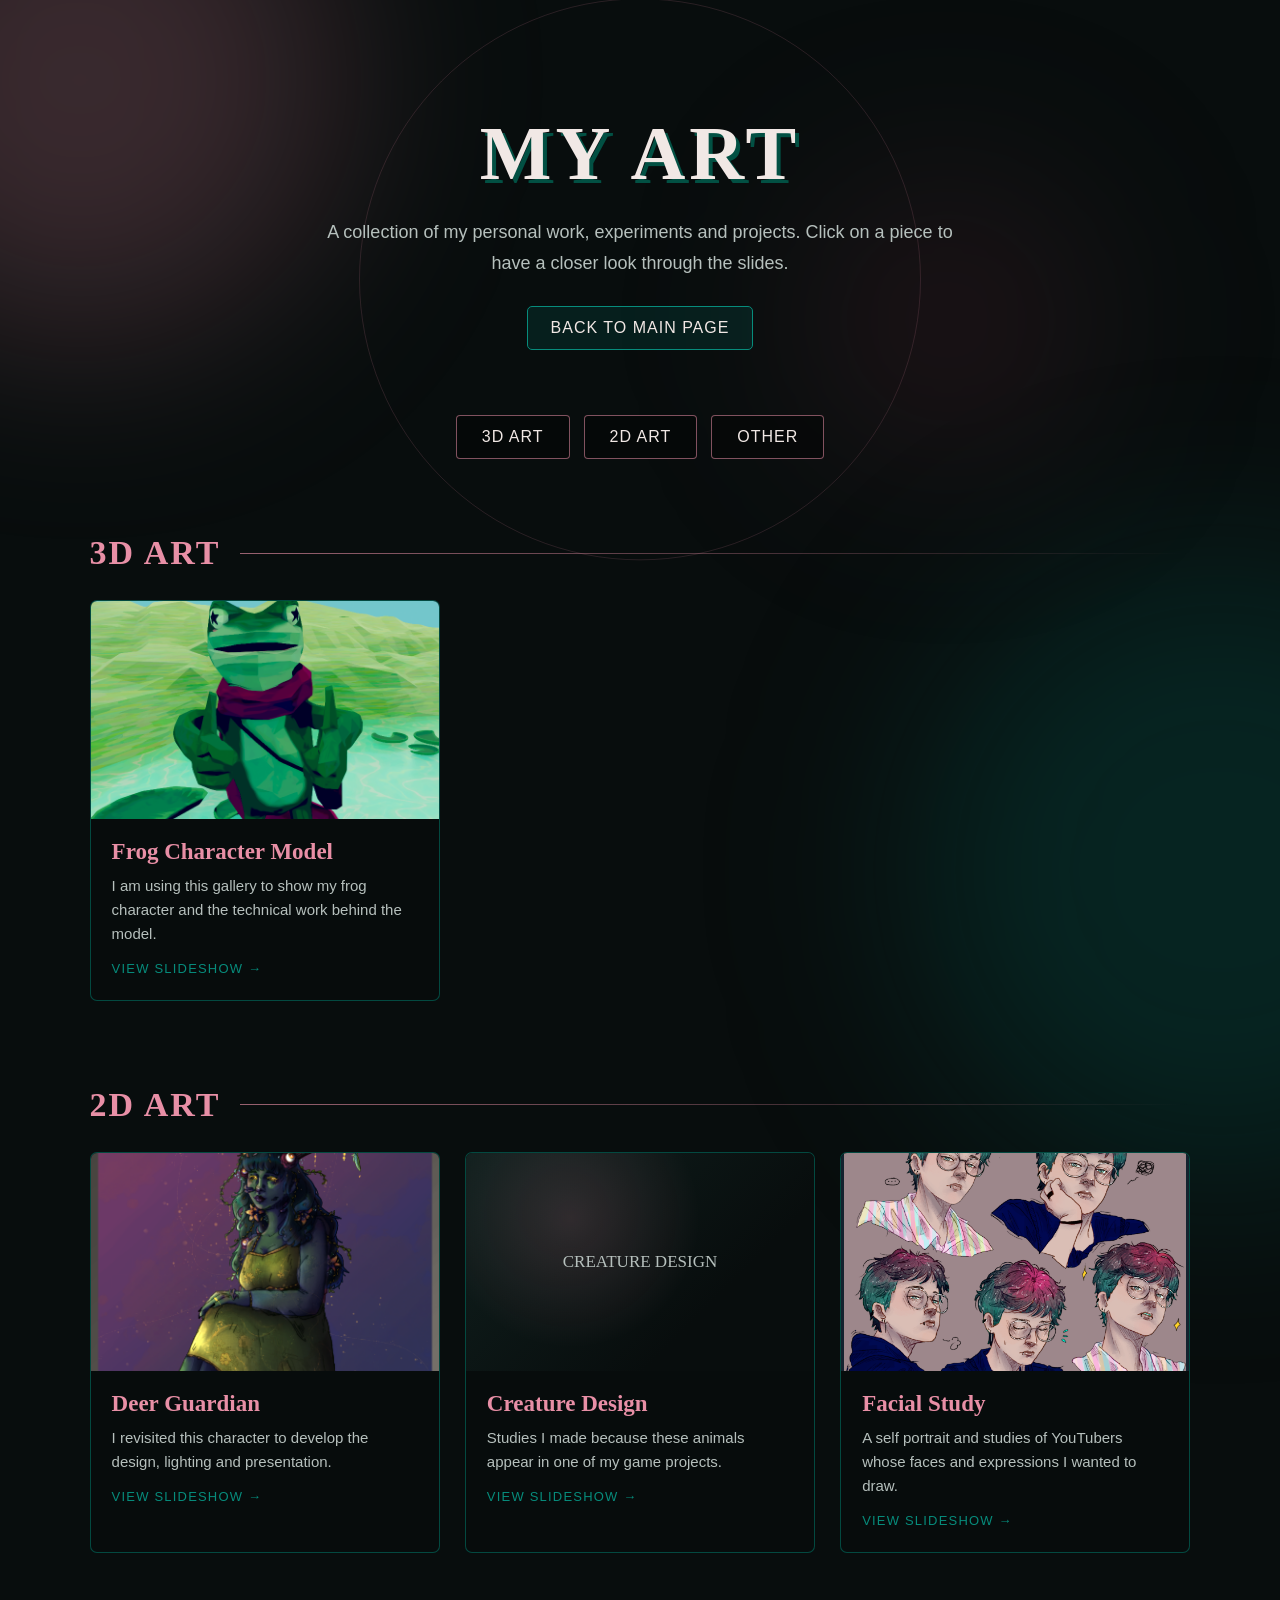
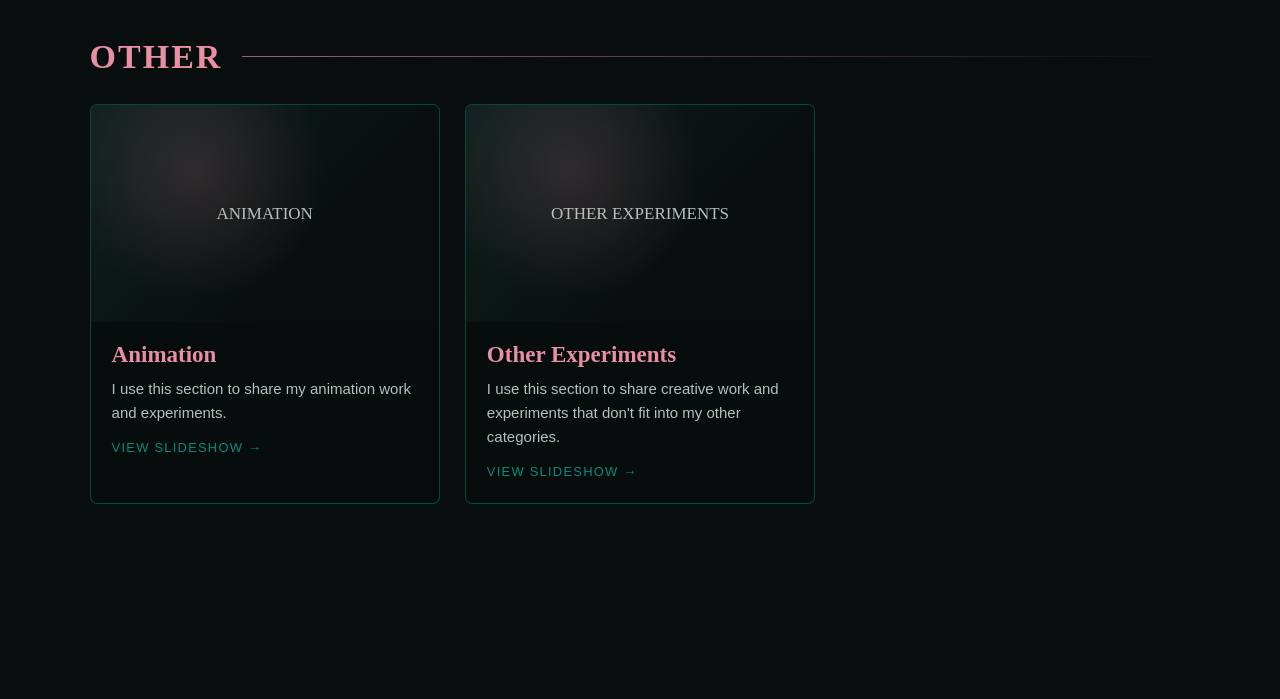
<file: art.html>
<!DOCTYPE html>
<html lang="en">
<head>
    <meta charset="UTF-8">
    <meta name="viewport" content="width=device-width, initial-scale=1.0">
    <title>Personal Art - Fish Heard</title>

    <style>
        :root {
            --black: #050707;
            --background: #080D0D;
            --teal-dark: #025043;
            --teal: #036C5F;
            --teal-light: #078C7C;
            --pink-dark: #9C3F57;
            --pink: #E88FA6;
            --text: #F1E8E5;
            --text-muted: #B6C0BD;
        }

        * {
            box-sizing: border-box;
        }

        html {
            scroll-behavior: smooth;
        }

        body {
            margin: 0;
            min-height: 100vh;
            background: var(--background);
            color: var(--text);
            font-family: Arial, sans-serif;
            overflow-x: hidden;
        }

        button {
            font: inherit;
        }

        .background-shape {
            position: fixed;
            pointer-events: none;
            z-index: 0;
            border-radius: 50%;
            filter: blur(100px);
        }

        .shape-pink {
            width: 520px;
            height: 520px;
            background: rgba(232, 143, 166, 0.22);
            top: -180px;
            left: -180px;
            animation: pinkFloat 18s ease-in-out infinite alternate;
        }

        .shape-teal {
            width: 620px;
            height: 620px;
            background: rgba(3, 108, 95, 0.25);
            right: -250px;
            bottom: -280px;
            animation: tealFloat 22s ease-in-out infinite alternate;
        }

        .shape-pink-small {
            width: 280px;
            height: 280px;
            background: rgba(156, 63, 87, 0.16);
            right: 15%;
            top: 20%;
            animation: pinkFloat 20s ease-in-out infinite alternate;
        }

        @keyframes pinkFloat {
            from { transform: translate(0, 0) scale(1); }
            to { transform: translate(240px, 170px) scale(1.15); }
        }

        @keyframes tealFloat {
            from { transform: translate(0, 0) scale(1); }
            to { transform: translate(-220px, -180px) scale(1.12); }
        }

        .page {
            position: relative;
            z-index: 1;
            min-height: 100vh;
            padding: 65px 7% 110px;
        }

        .page-inner {
            max-width: 1250px;
            margin: 0 auto;
        }

        .art-header {
            position: relative;
            text-align: center;
            padding: 45px 20px 65px;
        }

        .art-header::before {
            content: "";
            position: absolute;
            width: 560px;
            height: 560px;
            border: 1px solid rgba(232, 143, 166, 0.15);
            border-radius: 50%;
            left: 50%;
            top: 50%;
            transform: translate(-50%, -43%);
            pointer-events: none;
            z-index: -1;
        }

        .art-header h1 {
            margin: 0;
            color: var(--text);
            font-family: Georgia, serif;
            font-size: clamp(42px, 7vw, 76px);
            letter-spacing: 4px;
            text-shadow: 4px 4px 0 var(--teal-dark);
        }

        .art-header p {
            max-width: 650px;
            margin: 20px auto 0;
            color: var(--text-muted);
            font-size: 18px;
            line-height: 1.7;
        }

        .back-button {
            display: inline-block;
            margin-top: 28px;
            padding: 12px 23px;
            color: var(--text);
            text-decoration: none;
            border: 1px solid var(--teal-light);
            background: rgba(3, 108, 95, 0.2);
            border-radius: 5px;
            letter-spacing: 1px;
            transition: 0.25s ease;
        }

        .back-button:hover {
            background: var(--teal);
            box-shadow: 0 0 20px rgba(3, 108, 95, 0.45);
            transform: translateY(-2px);
        }

        .art-navigation {
            display: flex;
            justify-content: center;
            flex-wrap: wrap;
            gap: 14px;
            margin: 0 auto 75px;
        }

        .art-navigation a {
            color: var(--text);
            text-decoration: none;
            padding: 12px 25px;
            border: 1px solid rgba(232, 143, 166, 0.55);
            background: rgba(5, 7, 7, 0.65);
            border-radius: 4px;
            letter-spacing: 1px;
            transition: 0.25s ease;
        }

        .art-navigation a:hover {
            color: var(--pink);
            border-color: var(--pink);
            box-shadow: 0 0 18px rgba(232, 143, 166, 0.2);
        }

        .art-section {
            margin-bottom: 85px;
            scroll-margin-top: 35px;
        }

        .section-heading {
            display: flex;
            align-items: center;
            gap: 20px;
            margin-bottom: 28px;
        }

        .section-heading h2 {
            margin: 0;
            color: var(--pink);
            font-family: Georgia, serif;
            font-size: 34px;
            letter-spacing: 2px;
        }

        .section-heading span {
            flex: 1;
            height: 1px;
            background: linear-gradient(
                90deg,
                rgba(232, 143, 166, 0.65),
                transparent
            );
        }

        .art-grid {
            display: grid;
            grid-template-columns: repeat(3, minmax(0, 1fr));
            gap: 25px;
        }

        .art-card {
            display: flex;
            flex-direction: column;
            min-width: 0;
            padding: 0;
            overflow: hidden;
            text-align: left;
            color: var(--text);
            background: rgba(8, 13, 13, 0.82);
            border: 1px solid rgba(3, 108, 95, 0.65);
            border-radius: 7px;
            cursor: pointer;
            transition: transform 0.25s ease, border-color 0.25s ease,
                        box-shadow 0.25s ease;
        }

        .art-card:hover,
        .art-card:focus-visible {
            transform: translateY(-6px);
            border-color: var(--pink);
            box-shadow: 0 8px 28px rgba(3, 108, 95, 0.22);
            outline: none;
        }

        .card-image {
            position: relative;
            display: flex;
            align-items: center;
            justify-content: center;
            width: 100%;
            aspect-ratio: 16 / 10;
            overflow: hidden;
            background:
                radial-gradient(circle at 30% 30%, rgba(232,143,166,0.16), transparent 45%),
                linear-gradient(135deg, #10201e, #080D0D 70%);
            color: var(--text-muted);
            font-family: Georgia, serif;
            font-size: 17px;
            text-align: center;
        }

        .card-image img {
            width: 100%;
            height: 100%;
            object-fit: cover;
            cursor: pointer;
            transition: transform 0.4s ease;
        }

        .art-card:hover .card-image img {
            transform: scale(1.04);
        }

        .card-image-placeholder {
            padding: 20px;
            line-height: 1.6;
        }

        .card-info {
            padding: 20px 21px 23px;
        }

        .card-info h3 {
            margin: 0 0 9px;
            color: var(--pink);
            font-family: Georgia, serif;
            font-size: 23px;
        }

        .card-info p {
            margin: 0;
            color: var(--text-muted);
            font-size: 15px;
            line-height: 1.6;
        }

        .card-open {
            display: inline-block;
            margin-top: 15px;
            color: var(--teal-light);
            font-size: 13px;
            letter-spacing: 1.2px;
        }

        /* SLIDESHOW POPUP */

        .art-modal {
            display: none;
            position: fixed;
            z-index: 20;
            inset: 0;
            align-items: center;
            justify-content: center;
            padding: 25px;
            background: rgba(0, 0, 0, 0.88);
            backdrop-filter: blur(8px);
        }

        .art-modal.active {
            display: flex;
        }

        /* The pop-out uses the same framed, layered look as the About slideshow. */
        .modal-content {
            position: relative;
            display: grid;
            grid-template-columns: minmax(0, 1fr);
            grid-template-areas:
                "top"
                "title"
                "art"
                "info"
                "controls"
                "hint";
            column-gap: 0;
            row-gap: 10px;
            width: min(1050px, 100%);
            max-height: 94vh;
            padding: 38px;
            overflow-y: auto;
            background:
                radial-gradient(circle at 15% 20%, rgba(3,108,95,.16), transparent 38%),
                radial-gradient(circle at 85% 80%, rgba(232,143,166,.10), transparent 38%),
                #080D0D;
            border: 2px solid var(--teal);
            border-radius: 3px;
            box-shadow:
                12px 12px 0 var(--pink-dark),
                18px 18px 0 var(--teal-dark),
                0 0 35px rgba(232,143,166,.16);
            animation: artModalIn .45s ease;
        }

        @keyframes artModalIn {
            from { opacity: 0; transform: translateY(18px) scale(.985); }
            to { opacity: 1; transform: translateY(0) scale(1); }
        }

        .modal-topline { grid-area: top; }
        .modal-title { grid-area: title; align-self: end; text-align: center; }
        .modal-art { grid-area: art; }
        .modal-info { grid-area: info; align-self: start; text-align: center; }
        .modal-controls { grid-area: controls; }
        .modal-hint { grid-area: hint; }

        .modal-close {
            position: absolute;
            z-index: 2;
            top: 12px;
            right: 18px;
            width: 45px;
            height: 45px;
            border: none;
            background: transparent;
            color: var(--pink);
            font-size: 38px;
            line-height: 1;
            cursor: pointer;
        }

        .modal-close:hover {
            color: white;
        }

        .modal-topline {
            display: flex;
            align-items: center;
            justify-content: space-between;
            gap: 20px;
            padding-right: 45px;
            margin-bottom: 18px;
        }

        .modal-number {
            color: var(--teal-light);
            font-size: 15px;
            font-weight: bold;
            letter-spacing: 2px;
        }

        .modal-gallery-name {
            color: var(--text-muted);
            font-size: 14px;
            letter-spacing: 1px;
            text-align: right;
        }

        .modal-title {
            margin: 8px 0 12px;
            color: var(--pink);
            text-align: center;
            font-family: "Palatino Linotype", Georgia, serif;
            font-style: italic;
            font-weight: normal;
            font-size: clamp(38px, 5vw, 62px);
            line-height: 1.05;
            text-shadow: 3px 3px 0 var(--pink-dark), 6px 6px 0 var(--teal-dark);
        }

        .modal-art {
            position: relative;
            display: flex;
            align-items: center;
            justify-content: center;
            width: 100%;
            min-height: 260px;
            max-height: 50vh;
            margin: 0 auto;
            overflow: hidden;
            background:
                radial-gradient(circle at 70% 30%,rgba(232,143,166,.18),transparent 30%),
                radial-gradient(circle at 30% 70%,rgba(3,108,95,.28),transparent 40%),
                #0A1514;
            border: 2px solid var(--teal);
            box-shadow:
                10px 10px 0 var(--pink-dark),
                15px 15px 0 var(--teal-dark),
                0 0 26px rgba(232,143,166,.12);
        }

        .modal-art img {
            display: block;
            width: 100%;
            height: 100%;
            max-height: 50vh;
            object-fit: contain;
            cursor: zoom-in;
        }

        .modal-art-placeholder {
            padding: 45px 25px;
            color: var(--text-muted);
            font-family: Georgia, serif;
            font-size: 20px;
            line-height: 1.6;
            text-align: center;
        }

        .modal-info {
            width: min(850px, 100%);
            margin: 0 auto;
            padding: 4px 5px 10px;
            text-align: center;
        }

        .modal-info h3 {
            margin: 0 0 14px;
            color: var(--teal-light);
            font-family: "Palatino Linotype", Georgia, serif;
            font-size: 18px;
            font-weight: normal;
            text-align: center;
            letter-spacing: .5px;
        }

        /* Smaller, easier-to-read supporting text beneath the artwork. */
        .modal-description {
            max-width: 850px;
            margin: 0 auto;
            color: var(--text);
            font-size: 14px;
            line-height: 1.65;
            text-align: center;
            white-space: pre-line;
        }

        .modal-controls {
            display: flex;
            align-items: center;
            justify-content: center;
            gap: 22px;
            margin-top: 34px;
            padding-top: 22px;
            border-top: 1px solid rgba(3, 108, 95, 0.5);
        }

        .slide-button {
            min-width: 48px;
            min-height: 48px;
            padding: 8px 15px;
            color: var(--pink);
            background: rgba(3,108,95,.2);
            border: 1px solid var(--teal-light);
            border-radius: 0;
            cursor: pointer;
            transition: .25s;
        }

        .slide-button:hover:not(:disabled) {
            background: var(--pink);
            color: var(--black);
            transform: scale(1.08);
        }

        .slide-button:disabled {
            opacity: 0.3;
            cursor: not-allowed;
        }

        .slide-dots {
            display: flex;
            justify-content: center;
            flex-wrap: wrap;
            gap: 9px;
        }

        .slide-dot {
            width: 11px;
            height: 11px;
            padding: 0;
            border: 1px solid var(--pink);
            border-radius: 50%;
            background: transparent;
            cursor: pointer;
            transition: .3s;
        }

        .slide-dot.active {
            background: var(--pink);
            box-shadow: 0 0 12px var(--pink);
            transform: scale(1.25);
        }

        .modal-hint {
            margin: 14px 0 0;
            color: var(--text-muted);
            font-size: 13px;
            text-align: center;
        }

        /* FOUR-YEAR PROGRESS COMPARISON SLIDES */
        /* Give comparison slides their own larger layout so the image and
           slider are not trapped inside the normal slideshow image height. */
        .modal-content.comparison-modal {
            width: min(1800px, 98vw);
            max-height: 98vh;
            padding: 24px clamp(12px, 2vw, 30px);
        }
        .modal-content.comparison-modal .modal-art {
            display: block;
            width: 100%;
            min-height: 0;
            max-height: none;
            height: auto;
            overflow: visible;
            padding: 0;
            border: 0;
            box-shadow: none;
            background: transparent;
        }
        .comparison-wrap {
            width: 100%;
            max-width: 1700px;
            margin: 0 auto;
            padding: 4px 2px 10px;
            text-align: center;
        }
        .comparison-stage {
            position: relative;
            width: 100%;
            height: clamp(600px, 82vh, 1000px);
            min-height: 600px;
            overflow: hidden;
            background: #0A1514;
            border: 2px solid var(--teal);
            box-shadow: 8px 8px 0 var(--pink-dark), 12px 12px 0 var(--teal-dark);
            isolation: isolate;
        }
        .comparison-half {
            position: absolute;
            inset: 0;
            overflow: hidden;
        }
        .comparison-half img {
            display: block;
            width: 100%;
            height: 100%;
            max-width: 100%;
            max-height: none !important;
            object-fit: contain;
            object-position: center;
            cursor: default;
            background: #0A1514;
        }
        .comparison-placeholder {
            display: flex;
            align-items: center;
            justify-content: center;
            width: 100%;
            height: 100%;
            padding: 25px;
            color: var(--text-muted);
            font-family: Georgia, serif;
            font-size: clamp(15px, 2vw, 21px);
            line-height: 1.6;
            background: radial-gradient(circle at 50% 45%, rgba(3,108,95,.22), transparent 60%), #0A1514;
        }
        .comparison-divider {
            position: absolute;
            z-index: 4;
            top: 0;
            bottom: 0;
            width: 7px;
            transform: translateX(-50%);
            background: #fff;
            border-left: 1px solid rgba(0,0,0,.7);
            border-right: 1px solid rgba(0,0,0,.7);
            box-shadow: 0 0 12px rgba(0,0,0,.65);
            pointer-events: auto;
            cursor: ew-resize;
            touch-action: none;
        }
        .comparison-divider::after {
            content: "↔";
            position: absolute;
            top: 50%;
            left: 50%;
            display: grid;
            place-items: center;
            width: 54px;
            height: 54px;
            transform: translate(-50%, -50%);
            color: #080D0D;
            background: #fff;
            border: 2px solid var(--pink-dark);
            border-radius: 50%;
            font: bold 27px Arial, sans-serif;
            cursor: ew-resize;
            pointer-events: none;
            box-shadow: 0 2px 12px rgba(0,0,0,.45);
        }
        .comparison-label {
            position: absolute;
            z-index: 5;
            top: 12px;
            max-width: 45%;
            padding: 7px 11px;
            color: white;
            background: rgba(5,7,7,.78);
            border: 1px solid rgba(232,143,166,.7);
            font-size: 11px;
            letter-spacing: 1px;
            pointer-events: none;
        }
        .comparison-label.old { left: 12px; }
        .comparison-label.new { right: 12px; }
        .comparison-instruction {
            margin: 12px 0 0;
            color: var(--text-muted);
            font-size: 13px;
            line-height: 1.5;
        }


        @media (max-width: 850px) {
            .modal-content.comparison-modal {
                width: 96vw;
                padding: 22px 14px;
            }
            .comparison-stage {
                height: clamp(440px, 76vh, 820px);
                min-height: 440px;
            }
            .comparison-divider::after {
                width: 48px;
                height: 48px;
                font-size: 24px;
            }
            .art-grid {
                grid-template-columns: repeat(2, minmax(0, 1fr));
            }

            .modal-content {
                column-gap: 0;
                padding: 30px 25px;
            }

            .modal-art {
                min-height: 260px;
                max-height: 48vh;
            }

            .modal-art img {
                max-height: 48vh;
            }

            .modal-description {
                font-size: 13px;
                text-align: center;
            }
        }

        @media (max-width: 600px) {
            .page {
                padding: 35px 18px 75px;
            }

            .art-header {
                padding: 35px 10px 50px;
            }

            .art-header p {
                font-size: 16px;
            }

            .art-grid {
                grid-template-columns: 1fr;
            }

            .art-navigation {
                flex-direction: column;
                align-items: stretch;
                margin-bottom: 55px;
            }

            .art-navigation a {
                text-align: center;
            }

            .section-heading h2 {
                font-size: 28px;
            }

            .art-modal {
                padding: 10px;
            }

            .modal-content {
                display: flex;
                flex-direction: column;
                gap: 10px;
                max-height: 96vh;
                padding: 25px 20px 20px;
                box-shadow: 7px 7px 0 var(--pink-dark), 11px 11px 0 var(--teal-dark);
            }

            .modal-title {
                padding-right: 20px;
                margin-top: 4px;
                font-size: clamp(34px, 9vw, 46px);
                text-align: center;
            }

            .modal-art {
                min-height: 220px;
                max-height: 42vh;
                box-shadow: 6px 6px 0 var(--pink-dark), 9px 9px 0 var(--teal-dark);
            }

            .modal-art img {
                max-height: 42vh;
            }

            .modal-description {
                font-size: 13px;
                line-height: 1.65;
                text-align: center;
            }

            .modal-controls {
                flex-wrap: wrap;
            }

            .slide-button {
                min-width: 95px;
                flex: 1;
            }

            .slide-dots {
                order: 3;
                width: 100%;
            }
        }
    </style>

<style id="global-image-zoom-css">
/* Image zoom: normal image appearance and layout remain unchanged. */
img { cursor: zoom-in; }
#globalImageZoom {
    position: fixed;
    inset: 0;
    z-index: 2147483647;
    display: none;
    align-items: center;
    justify-content: center;
    box-sizing: border-box;
    padding: 4vh 4vw;
    background: rgba(0,0,0,.94);
    cursor: zoom-out;
}
#globalImageZoom.is-visible { display: flex; }
#globalImageZoom img {
    display: block;
    max-width: 92vw;
    max-height: 92vh;
    width: auto;
    height: auto;
    object-fit: contain;
    cursor: zoom-out;
}
#globalImageZoom button {
    position: absolute;
    top: 12px;
    right: 20px;
    border: 0;
    padding: 8px 14px;
    color: #fff;
    background: transparent;
    font: 38px/1 Arial, sans-serif;
    cursor: pointer;
}
</style>

</head>

<body>

    <div class="background-shape shape-pink"></div>
    <div class="background-shape shape-teal"></div>
    <div class="background-shape shape-pink-small"></div>

    <main class="page">
        <div class="page-inner">

            <header class="art-header">
                <h1>MY ART</h1>
                <p>
                    A collection of my personal work, experiments and projects.
                    Click on a piece to have a closer look through the slides.
                </p>

                <a href="./index.html" class="back-button">
                    BACK TO MAIN PAGE
                </a>
            </header>

            <nav class="art-navigation" aria-label="Art categories">
                <a href="#3d-art">3D ART</a>
                <a href="#2d-art">2D ART</a>
                <a href="#other-art">OTHER</a>
            </nav>

            <!-- 3D ART -->
            <section class="art-section" id="3d-art">
                <div class="section-heading">
                    <h2>3D ART</h2>
                    <span></span>
                </div>

                <div class="art-grid">

                    <button class="art-card" type="button" data-gallery="frog">
                        <div class="card-image">
                            <img src="images/art/frog-01-posed.png" alt="Close-up of the updated frog character model">
                        </div>
                        <div class="card-info">
                            <h3>Frog Character Model</h3>
                            <p>
                                I am using this gallery to show my frog character and the technical work behind the model.
                            </p>
                            <span class="card-open">VIEW SLIDESHOW →</span>
                        </div>
                    </button>

                </div>
            </section>

            <!-- 2D ART -->
            <section class="art-section" id="2d-art">
                <div class="section-heading">
                    <h2>2D ART</h2>
                    <span></span>
                </div>

                <div class="art-grid">

                    <button class="art-card" type="button" data-gallery="deer">
                        <div class="card-image">
                            <img src="images/art/deer-guardian-01-new.png" alt="Redesigned Deer Guardian character illustration">
                        </div>
                        <div class="card-info">
                            <h3>Deer Guardian</h3>
                            <p>
                                I revisited this character to develop the design, lighting and presentation.
                            </p>
                            <span class="card-open">VIEW SLIDESHOW →</span>
                        </div>
                    </button>

                    <button class="art-card" type="button" data-gallery="creatures">
                        <div class="card-image">
                            <div class="card-image-placeholder">
                                CREATURE DESIGN
                            </div>
                        </div>
                        <div class="card-info">
                            <h3>Creature Design</h3>
                            <p>
                                Studies I made because these animals appear in one of my game projects.
                            </p>
                            <span class="card-open">VIEW SLIDESHOW →</span>
                        </div>
                    </button>

                    <button class="art-card" type="button" data-gallery="facial">
                        <div class="card-image">
                            <img src="images/art/facial-study-01-self-portrait.png" alt="My facial study self portrait">
                        </div>
                        <div class="card-info">
                            <h3>Facial Study</h3>
                            <p>
                                A self portrait and studies of YouTubers
                                whose faces and expressions I wanted to draw.
                            </p>
                            <span class="card-open">VIEW SLIDESHOW →</span>
                        </div>
                    </button>

                </div>
            </section>

            <!-- OTHER -->
            <section class="art-section" id="other-art">
                <div class="section-heading">
                    <h2>OTHER</h2>
                    <span></span>
                </div>

                <div class="art-grid">

                    <button class="art-card" type="button" data-gallery="animation">
                        <div class="card-image">
                            <div class="card-image-placeholder">
                                ANIMATION
                            </div>
                        </div>
                        <div class="card-info">
                            <h3>Animation</h3>
                            <p>
                                I use this section to share my animation work and experiments.
                            </p>
                            <span class="card-open">VIEW SLIDESHOW →</span>
                        </div>
                    </button>

                    <button class="art-card" type="button" data-gallery="experiments">
                        <div class="card-image">
                            <div class="card-image-placeholder">
                                OTHER EXPERIMENTS
                            </div>
                        </div>
                        <div class="card-info">
                            <h3>Other Experiments</h3>
                            <p>
                                I use this section to share creative work and experiments that don't fit into my other categories.
                            </p>
                            <span class="card-open">VIEW SLIDESHOW →</span>
                        </div>
                    </button>

                </div>
            </section>

        </div>
    </main>

    <!-- SLIDESHOW MODAL -->
    <div class="art-modal" id="artModal" aria-hidden="true">
        <div class="modal-content" role="dialog" aria-modal="true" aria-labelledby="modalTitle">

            <button
                class="modal-close"
                id="modalClose"
                type="button"
                aria-label="Close slideshow"
            >×</button>

            <div class="modal-topline">
                <span class="modal-number" id="modalNumber">01 / 05</span>
                <span class="modal-gallery-name" id="modalGalleryName"></span>
            </div>

            <h2 class="modal-title" id="modalTitle">Artwork title</h2>

            <div class="modal-art" id="modalArt">
                <div class="modal-art-placeholder">
                    Your artwork will appear here.
                </div>
            </div>

            <div class="modal-info">
                <h3 id="modalSubtitle">About this slide</h3>
                <p class="modal-description" id="modalDescription"></p>
            </div>

            <div class="modal-controls">
                <button class="slide-button" id="previousSlide" type="button">
                    ← PREVIOUS
                </button>

                <div class="slide-dots" id="slideDots"></div>

                <button class="slide-button" id="nextSlide" type="button">
                    NEXT →
                </button>
            </div>

            <p class="modal-hint">
                You can also use the left and right arrow keys to move between slides.
            </p>

        </div>
    </div>

    <script>
        /*
            Add or change slide descriptions inside this section.
            Each slide has:
            - title: the heading shown above the image
            - subtitle: the smaller heading above the description
            - description: the larger paragraph underneath
            - image: the image file inside images/art/
        */

        const galleries = {

            frog: {
                name: "Frog Character Model",
                slides: [
                    {
                        title: "The Finished Frog Model",
                        subtitle: "Revisiting an original character after four years",
                        image: "images/art/frog-01-posed.png",
                        description: `I am really pleased with how this updated version of my frog character has turned out. Revisiting the design after around four years gave me a chance to compare my current approach with the original concept and see how much my understanding of character modelling has developed. I wanted to keep the recognisable idea behind the original character, but bring it closer to the more stylised look I had imagined when I first designed it. I feel the new model achieves that much better: its shapes and overall presentation feel more intentional, while still retaining the personality of the original concept.

One design change I made was replacing the backpack with a side satchel. This gave me an opportunity to adjust the character's accessories without losing the practical, adventurous feel of the design. I also recreated the original poses for the comparison, so the two versions can be judged in a similar way rather than the difference being caused by a change in presentation alone.

The modelling process itself took considerably less time than it would have when I first made the character. This was not because I skipped the process, but because I have become more comfortable with modelling and making decisions as I work. I was able to approach the forms more confidently and spend more attention on the details and presentation. I am not completely satisfied with every part of the final result, and I can still identify areas I would refine, but I am happy with the progress and with how much closer the model feels to my original stylised intention.`
                    },
                    {
                        title: "Rigging and Character Setup",
                        subtitle: "Experimenting with the scarf as an additional limb",
                        image: "images/art/frog-02-rigged.png",
                        description: `Rigging this version gave me the opportunity to experiment with the character's movement as well as its appearance. One of the most enjoyable parts of the process was making the scarf its own limb within the rig. I had not added an additional limb in this way before, so it was a new problem to work through and a useful chance to expand my understanding of how a character rig can support secondary forms and accessories.

Treating the scarf as a controllable part of the character meant that it could be posed independently instead of behaving like a fixed piece of clothing. This helped me explore how it could contribute to the silhouette and personality of the frog. It was a small addition, but it made the rigging stage more interesting and gave me experience beyond setting up the main body controls.

I also recreated the poses used for the earlier model. Keeping the poses consistent makes the comparison more meaningful, because it allows the differences in modelling and design to remain the focus. This stage reinforced how rigging is not just a technical step at the end of modelling: it affects how the character can be presented, how its forms read in a pose and how successfully the design can be brought to life.`
                    },
                    {
                        title: "Texturing and Sculpted Details",
                        subtitle: "Building the surface and smaller features",
                        image: "images/art/frog-03-substance.png",
                        description: `I created the main model in Maya and completed the texturing in Substance 3D Painter. I then used ZBrush to sculpt smaller details that helped give the character more definition, including details such as the pupils and fabric texture. Using the different applications for specific parts of the process allowed me to focus on the strengths of each stage rather than trying to complete every element in one programme.

The texturing stage was important for bringing the stylised design together. I wanted the surface details to support the character's forms and materials without making the model feel overly realistic or visually noisy. The smaller sculpted details helped add interest where it was needed, while the broader colour and material choices kept the overall look readable.

Working between Maya, Substance Painter and ZBrush also gave me more experience moving a character through a multi-application workflow. It required me to consider how the model, its surface information and its smaller sculpted features would work together in the final presentation. This is an area I would like to continue developing, particularly in making material choices more deliberate and ensuring that fine details remain visible at the scale and distance the character is intended to be viewed.`
                    },
                    {
                        title: "Model and Topology",
                        subtitle: "The structure behind the character",
                        image: "images/art/frog-04-topology.png",
                        description: `This view shows the underlying model and its topology, rather than the finished textured presentation. Including this stage is important because a character model needs to work as a structured asset, not only as an attractive final image. The mesh and its edge flow contribute to how the character can be posed and how the forms hold together when the rig is used.

Compared with my earlier attempt, I found the modelling process more straightforward because I now have a better understanding of the tools and decisions involved. I was able to work more confidently through the construction of the character and focus on the overall stylised forms. Reviewing the topology alongside the posed and rigged views also gives me a way to evaluate the model from both an artistic and a technical perspective.

If I were to take this model further, I would continue checking the mesh in areas that need to deform, especially around joints and the parts of the silhouette that change most noticeably between poses. I would also use that review to identify any geometry that could be simplified or adjusted. This would help me make the model more efficient and dependable as a game character asset, rather than judging it only by its final render.`
                    },
                    {
                        title: "Character Sheet",
                        subtitle: "Keeping the design consistent",
                        image: "images/art/frog-05-character-sheet.png",
                        description: `The character sheet brings the design information together and provides a reference for the model. It helps keep the character's proportions, accessories and visual features consistent while moving between the concept, modelling and presentation stages. This is particularly useful when revisiting an older design, because it gives me a point of reference for the original idea while still allowing me to make considered changes.

The updated model is intended to feel closer to the stylised character I first imagined, rather than being a completely unrelated redesign. The side satchel and the scarf remain part of the character's identity, and the sheet helps communicate the features that should carry through into the finished asset.

Creating and using reference like this has reinforced the value of planning a character visually before and during production. It gives the modelling process a clearer direction and makes it easier to assess whether the final result still communicates the intended design.`
                    },
                    {
                        type: "comparison",
                        title: "Four Years of Progress",
                        subtitle: "Comparing the original and updated models",
                        oldLabel: "ORIGINAL FROG MODEL",
                        newLabel: "UPDATED FROG MODEL",
                        oldImage: "images/art/frog-old-model.png",
                        newImage: "images/art/frog-new-model.png",
                        oldPlaceholder: "ORIGINAL FROG MODEL\nOriginal model image unavailable",
                        newPlaceholder: "UPDATED FROG MODEL\nUpdated comparison image unavailable",
                        description: `There are around four years between these versions of my frog character. Revisiting the model gave me a practical way to recognise how my skills and working process have developed. I feel the updated version is much more stylised and closer to the original concept I created four years ago. The modelling itself took less time because I am now more familiar with the process, and I was able to make design decisions with greater confidence.

I also changed the backpack into a side satchel and recreated the earlier poses so the comparison focuses on the development of the character rather than differences in posing. The newer model was created in Maya, textured in Substance 3D Painter, and given smaller sculpted details in ZBrush. I then brought the work together in Blender, where I experimented with the shader and compositor to develop the final presentation.

I am happy with the progress, although I am not completely satisfied with every aspect of the result. There are still details I would like to refine, and I would continue reviewing the materials, presentation and technical finish before treating it as a fully finalised production asset. Overall, this remake demonstrates a more confident and efficient approach to character modelling, a broader understanding of the software pipeline and my ability to revisit existing work, identify what I wanted to change and bring the design closer to its original intention. Drag the divider to compare the two versions directly.`
                    }
                ]
            },

            deer: {
                name: "Deer Guardian",
                slides: [
                    {
                        title: "Revisiting an old piece - Deer",
                        subtitle: "Earlier design",
                        image: "images/art/deer-guardian-02-old.png",
                        description: `My original Deer Guardian character was an exploration of fantasy character design, combining natural elements with a slightly unusual and whimsical appearance. I wanted the character to communicate a strong connection to nature through the use of antlers, flowers, foliage and botanical patterns within the clothing. I think one of the strongest aspects of this original design is its distinctive silhouette and the amount of detail incorporated into the character. The combination of these elements gives the character an identifiable theme and helps establish its personality and visual identity.

However, when evaluating the original illustration, I felt there was room to develop the rendering and overall presentation. The lighting was relatively flat, meaning that some of the character's forms and details lacked depth. The colour palette also needed further development to create a stronger visual hierarchy and a more cohesive atmosphere. Although the character had an interesting design, I wanted to communicate more personality through their expression, pose and body language. I also recognised that the antlers and surrounding decorative elements needed to be considered carefully so they would complement the character rather than distract from the main focal point.

I decided to revisit this piece because I felt the original concept had potential, but it did not fully demonstrate the level of visual development and rendering that I wanted to achieve. Improving it would allow me to demonstrate my ability to critically evaluate existing artwork, identify weaknesses and make purposeful decisions to strengthen a character design.`
                    },
                    {
                        title: "Revisiting an old piece - Deer",
                        subtitle: "New Piece",
                        image: "images/art/deer-guardian-01-new.png",
                        description: `When revisiting my Deer Guardian, I wanted to develop the original design into a more visually engaging and polished character illustration. One of the biggest improvements was my use of lighting and rendering. I introduced stronger highlights and shadows, particularly across the character's face, skin and clothing, to create more depth and make the character feel more three-dimensional. I also developed a more controlled colour palette, using contrasting purple, blue-green, teal and warm yellow tones to create a cohesive fantasy atmosphere and establish a clearer focal point. I feel the newer version communicates the character's personality more effectively through its expression, pose and body language, making them feel more like an individual rather than simply a character design.

I particularly like how the botanical details, antlers and foliage work together to communicate the character's connection to nature. The improved lighting and presentation also make the illustration feel more complete and give the design a stronger visual identity. This piece supports my professional persona as an aspiring 3D character modeller because it demonstrates my ability to develop character concepts, consider shape language and use colour and visual details to communicate personality. My 2D illustration skills are important to my intended career because they allow me to explore and develop character ideas before translating them into 3D models.

Despite these improvements, there are still areas I would develop further if I were to revisit the piece. I would spend more time refining the structure and silhouette of the antlers, as their intricate branches and decorations can compete with the character's face for attention. I would also pay closer attention to the anatomy and positioning of the hands, ensuring they remain clear and believable within the pose. The distinction between materials could be improved further, particularly the fabric of the dress and the decorative botanical elements, by developing their textures, folds and lighting separately. I would also review the darker areas to ensure important details remain readable without losing the atmospheric lighting.

Overall, I am pleased with how much more developed and visually cohesive the final illustration has become. This refinement has helped me understand the importance of evaluating my own work critically, making purposeful artistic decisions and considering how a character design can be developed further for professional use.`
                    },
                    {
                        type: "comparison",
                        title: "Four Years of Progress",
                        subtitle: "The difference four years can make",
                        oldLabel: "ORIGINAL DEER GUARDIAN",
                        newLabel: "REDESIGNED DEER GUARDIAN",
                        oldImage: "images/art/deer-guardian-02-old.png",
                        newImage: "images/art/deer-guardian-01-new.png",
                        description: "There are four years between these two versions of my Deer Guardian. This comparison shows four years of progress, development and learning. Drag the slider across the image to reveal how the character design and my approach to illustration have changed."
                    }
                ]
            },

            creatures: {
                name: "Creature Design",
                slides: [
                    {
                        title: "Wolf",
                        subtitle: "Creature design",
                        image: "images/art/creature-wolf.png",
                        description: "Wolf creature study. I wanted to explore the animal’s shape, proportions and identifying features."
                    },
                    {
                        title: "Fox",
                        subtitle: "Creature design",
                        image: "images/art/creature-fox.png",
                        description: "Fox creature study. I wanted to explore the animal’s shape, proportions and identifying features."
                    },
                    {
                        title: "Magpie",
                        subtitle: "Creature design",
                        image: "images/art/creature-magpie.png",
                        description: "Magpie creature study. I wanted to explore the bird’s shape, proportions and identifying features."
                    }
                ]
            },

            facial: {
                name: "Facial Study",
                slides: [
                    {
                        title: "Self Portrait",
                        subtitle: "Facial study",
                        image: "images/art/facial-study-01-self-portrait.png",
                        description: "This is my self portrait study. I can explain what I focused on when drawing my own features, including proportions, expression, shading and the parts I found most challenging."
                    },
                    {
                        title: "YouTubers",
                        subtitle: "Facial reference studies",
                        image: "images/art/facial-study-02-youtubers.png",
                        description: "These are facial studies based on YouTubers I watch. I can explain why I chose these references and what I was trying to capture about their facial features and expressions."
                    }
                ]
            },

            animation: {
                name: "Animation",
                slides: [
                    {
                        title: "Animation Work",
                        subtitle: "Animation",
                        image: "images/art/animation-01.png",
                        description: "Add an explanation of this animation piece here, including what you were trying to achieve and anything you learned while making it."
                    }
                ]
            },

            experiments: {
                name: "Other Experiments",
                slides: [
                    {
                        title: "Other Experiments",
                        subtitle: "Creative experiments",
                        image: "images/art/other-experiments-01.png",
                        description: "Add an explanation of this piece here. This section can be used for other creative work that doesn't fit into the main art categories."
                    }
                ]
            }
        };

        const modal = document.getElementById("artModal");
        const modalContent = modal.querySelector(".modal-content");
        const modalClose = document.getElementById("modalClose");
        const modalNumber = document.getElementById("modalNumber");
        const modalGalleryName = document.getElementById("modalGalleryName");
        const modalTitle = document.getElementById("modalTitle");
        const modalArt = document.getElementById("modalArt");
        const modalSubtitle = document.getElementById("modalSubtitle");
        const modalDescription = document.getElementById("modalDescription");
        const previousButton = document.getElementById("previousSlide");
        const nextButton = document.getElementById("nextSlide");
        const slideDots = document.getElementById("slideDots");

        let activeGallery = null;
        let activeSlide = 0;
        let lastFocusedCard = null;

        function openGallery(galleryName, card) {
            const gallery = galleries[galleryName];

            if (!gallery) return;

            activeGallery = galleryName;
            activeSlide = 0;
            lastFocusedCard = card;

            modal.classList.add("active");
            modal.setAttribute("aria-hidden", "false");
            document.body.style.overflow = "hidden";

            showSlide();
            modalClose.focus();
        }

        function showSlide() {
            const gallery = galleries[activeGallery];

            if (!gallery) return;

            const slide = gallery.slides[activeSlide];
            const total = gallery.slides.length;

            modalNumber.textContent =
                String(activeSlide + 1).padStart(2, "0") +
                " / " +
                String(total).padStart(2, "0");

            modalGalleryName.textContent = gallery.name;
            modalTitle.textContent = slide.title;
            modalSubtitle.textContent = slide.subtitle;
            modalDescription.textContent = slide.description;

            modalArt.innerHTML = "";
            modalContent.classList.toggle("comparison-modal", slide.type === "comparison");

            if (slide.type === "comparison") {
                const wrap = document.createElement("div");
                wrap.className = "comparison-wrap";

                const stage = document.createElement("div");
                stage.className = "comparison-stage";

                function makeHalf(imageSource, placeholderText, side) {
                    const half = document.createElement("div");
                    half.className = "comparison-half comparison-" + side;
                    if (imageSource) {
                        const img = document.createElement("img");
                        img.src = imageSource;
                        img.alt = side === "old" ? slide.oldLabel : slide.newLabel;
                        img.draggable = false;
                        img.onerror = function () {
                            half.innerHTML = "";
                            const fallback = document.createElement("div");
                            fallback.className = "comparison-placeholder";
                            fallback.textContent = placeholderText || "Image not added yet";
                            half.appendChild(fallback);
                        };
                        half.appendChild(img);
                    } else {
                        const placeholder = document.createElement("div");
                        placeholder.className = "comparison-placeholder";
                        placeholder.textContent = placeholderText || "Image placeholder";
                        half.appendChild(placeholder);
                    }
                    return half;
                }

                const oldHalf = makeHalf(slide.oldImage, slide.oldPlaceholder, "old");
                const newHalf = makeHalf(slide.newImage, slide.newPlaceholder, "new");
                const oldLabel = document.createElement("span");
                oldLabel.className = "comparison-label old";
                oldLabel.textContent = slide.oldLabel;
                const newLabel = document.createElement("span");
                newLabel.className = "comparison-label new";
                newLabel.textContent = slide.newLabel;
                const divider = document.createElement("div");
                divider.className = "comparison-divider";
                stage.appendChild(newHalf);
                stage.appendChild(oldHalf);
                stage.appendChild(oldLabel);
                stage.appendChild(newLabel);
                stage.appendChild(divider);
                wrap.appendChild(stage);

                let comparisonPosition = 50;
                let isDraggingComparison = false;

                function updateComparison(position) {
                    comparisonPosition = Math.max(0, Math.min(100, position));
                    oldHalf.style.clipPath = `inset(0 ${100 - comparisonPosition}% 0 0)`;
                    newHalf.style.clipPath = `inset(0 0 0 ${comparisonPosition}%)`;
                    divider.style.left = comparisonPosition + "%";
                }

                function moveComparisonToPointer(event) {
                    const bounds = stage.getBoundingClientRect();
                    if (!bounds.width) return;
                    const position = ((event.clientX - bounds.left) / bounds.width) * 100;
                    updateComparison(position);
                }

                // The visible white line and ↔ handle are the actual control.
                // Pointer capture keeps dragging smooth even if the pointer leaves the handle.
                divider.setAttribute("role", "slider");
                divider.setAttribute("aria-label", "Drag to compare the older and newer versions");
                divider.setAttribute("aria-valuemin", "0");
                divider.setAttribute("aria-valuemax", "100");
                divider.setAttribute("aria-valuenow", "50");
                divider.tabIndex = 0;
                // Listen on the whole stage while only starting a drag when the
                // actual white divider/handle is grabbed. Capturing on the stage
                // keeps movement continuous even when the pointer moves quickly.
                stage.addEventListener("pointerdown", function (event) {
                    if (!event.target.closest || !event.target.closest(".comparison-divider")) return;
                    event.preventDefault();
                    isDraggingComparison = true;
                    stage.setPointerCapture(event.pointerId);
                    moveComparisonToPointer(event);
                });
                stage.addEventListener("pointermove", function (event) {
                    if (!isDraggingComparison) return;
                    moveComparisonToPointer(event);
                    divider.setAttribute("aria-valuenow", String(Math.round(comparisonPosition)));
                });
                function stopComparisonDrag(event) {
                    isDraggingComparison = false;
                    if (stage.hasPointerCapture && stage.hasPointerCapture(event.pointerId)) {
                        stage.releasePointerCapture(event.pointerId);
                    }
                }
                stage.addEventListener("pointerup", stopComparisonDrag);
                stage.addEventListener("pointercancel", stopComparisonDrag);
                stage.addEventListener("lostpointercapture", function () {
                    isDraggingComparison = false;
                });
                divider.addEventListener("keydown", function (event) {
                    let next = comparisonPosition;
                    if (event.key === "ArrowLeft") next -= 2;
                    else if (event.key === "ArrowRight") next += 2;
                    else if (event.key === "Home") next = 0;
                    else if (event.key === "End") next = 100;
                    else return;
                    event.preventDefault();
                    updateComparison(next);
                    divider.setAttribute("aria-valuenow", String(Math.round(comparisonPosition)));
                });
                updateComparison(50);

                modalArt.appendChild(wrap);
            } else {
                const image = document.createElement("img");
                image.src = slide.image;
                image.alt = slide.title;

                image.onerror = function () {
                    modalArt.innerHTML = "";

                    const placeholder = document.createElement("div");
                    placeholder.className = "modal-art-placeholder";
                    placeholder.textContent =
                        "Image not added yet. Add your file here: " + slide.image;

                    modalArt.appendChild(placeholder);
                };

                modalArt.appendChild(image);
            }

            previousButton.disabled = activeSlide === 0;
            nextButton.disabled = activeSlide === total - 1;

            slideDots.innerHTML = "";

            gallery.slides.forEach((item, index) => {
                const dot = document.createElement("button");
                dot.type = "button";
                dot.className = "slide-dot" +
                    (index === activeSlide ? " active" : "");
                dot.setAttribute(
                    "aria-label",
                    "Go to slide " + (index + 1)
                );

                dot.addEventListener("click", () => {
                    activeSlide = index;
                    showSlide();
                });

                slideDots.appendChild(dot);
            });
        }

        function closeGallery() {
            modal.classList.remove("active");
            modal.setAttribute("aria-hidden", "true");
            document.body.style.overflow = "";

            activeGallery = null;

            if (lastFocusedCard) {
                lastFocusedCard.focus();
            }
        }

        function previousSlide() {
            if (!activeGallery || activeSlide <= 0) return;

            activeSlide--;
            showSlide();
        }

        function nextSlide() {
            if (!activeGallery) return;

            const total = galleries[activeGallery].slides.length;

            if (activeSlide >= total - 1) return;

            activeSlide++;
            showSlide();
        }

        document.querySelectorAll("[data-gallery]").forEach(card => {
            card.addEventListener("click", () => {
                openGallery(card.dataset.gallery, card);
            });
        });

        modalClose.addEventListener("click", closeGallery);
        previousButton.addEventListener("click", previousSlide);
        nextButton.addEventListener("click", nextSlide);

        modal.addEventListener("click", event => {
            if (event.target === modal) {
                closeGallery();
            }
        });

        document.addEventListener("keydown", event => {
            if (!modal.classList.contains("active")) return;

            if (event.key === "Escape") {
                closeGallery();
            }

            if (event.key === "ArrowLeft") {
                previousSlide();
            }

            if (event.key === "ArrowRight") {
                nextSlide();
            }
        });
    </script>


<script id="global-image-zoom-js">
(function () {
    function setupGlobalImageZoom() {
        if (document.getElementById("globalImageZoom")) return;

        var overlay = document.createElement("div");
        overlay.id = "globalImageZoom";
        overlay.setAttribute("role", "dialog");
        overlay.setAttribute("aria-modal", "true");
        overlay.setAttribute("aria-label", "Enlarged image");

        var zoomImage = document.createElement("img");
        var closeButton = document.createElement("button");
        closeButton.type = "button";
        closeButton.setAttribute("aria-label", "Close enlarged image");
        closeButton.innerHTML = "&times;";
        overlay.appendChild(zoomImage);
        overlay.appendChild(closeButton);
        document.body.appendChild(overlay);

        function closeZoom() {
            overlay.classList.remove("is-visible");
            zoomImage.removeAttribute("src");
            document.body.style.overflow = "";
        }

        function openZoom(image) {
            var src = image.currentSrc || image.getAttribute("src");
            if (!src) return;
            zoomImage.src = src;
            zoomImage.alt = image.alt || "Enlarged image";
            overlay.classList.add("is-visible");
            document.body.style.overflow = "hidden";
        }

        // Window capture runs before page/gallery click handlers. Delegation means
        // images inserted later by galleries, slideshows, or scripts also work.
        window.addEventListener("click", function (event) {
            var target = event.target;
            if (!target || !target.closest) return;

            if (target.closest("#globalImageZoom")) {
                if (target === overlay || target === zoomImage || target === closeButton) {
                    closeZoom();
                }
                return;
            }

            var image = target.closest("img");
            if (!image) return;

            // Gallery-card previews open their slideshow when clicked. Only
            // images inside the opened slideshow should use the zoom viewer.
            if (image.closest('.art-card[data-gallery]')) return;

            // Comparison images are part of an interactive overlay, not zoom targets.
            if (image.closest(".comparison-stage")) return;

            // Ignore images that are themselves part of the zoom overlay.
            event.preventDefault();
            event.stopImmediatePropagation();
            openZoom(image);
        }, true);

        closeButton.addEventListener("click", function (event) {
            event.preventDefault();
            closeZoom();
        });
        overlay.addEventListener("click", function (event) {
            if (event.target === overlay) closeZoom();
        });
        document.addEventListener("keydown", function (event) {
            if (event.key === "Escape" && overlay.classList.contains("is-visible")) {
                closeZoom();
            }
        });
    }

    if (document.readyState === "loading") {
        document.addEventListener("DOMContentLoaded", setupGlobalImageZoom);
    } else {
        setupGlobalImageZoom();
    }
})();
</script>

</body>
</html>
</file>
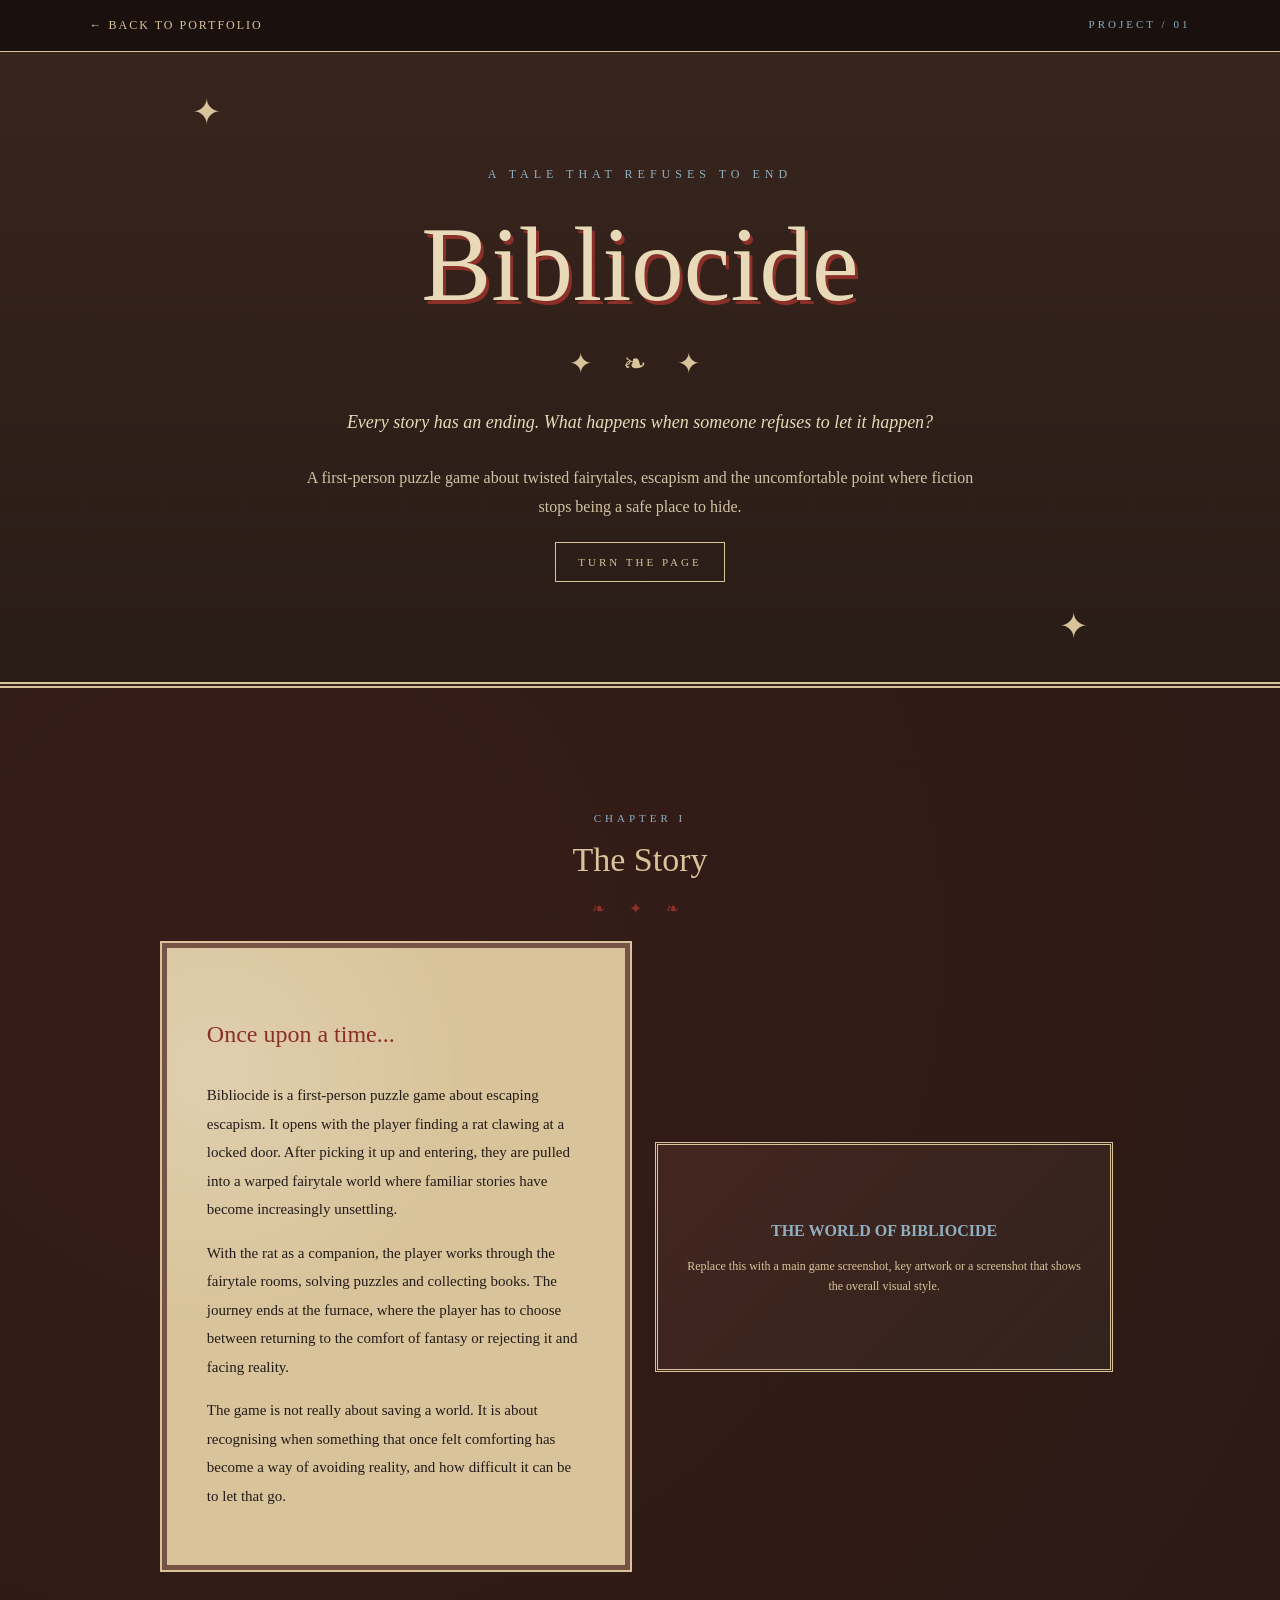
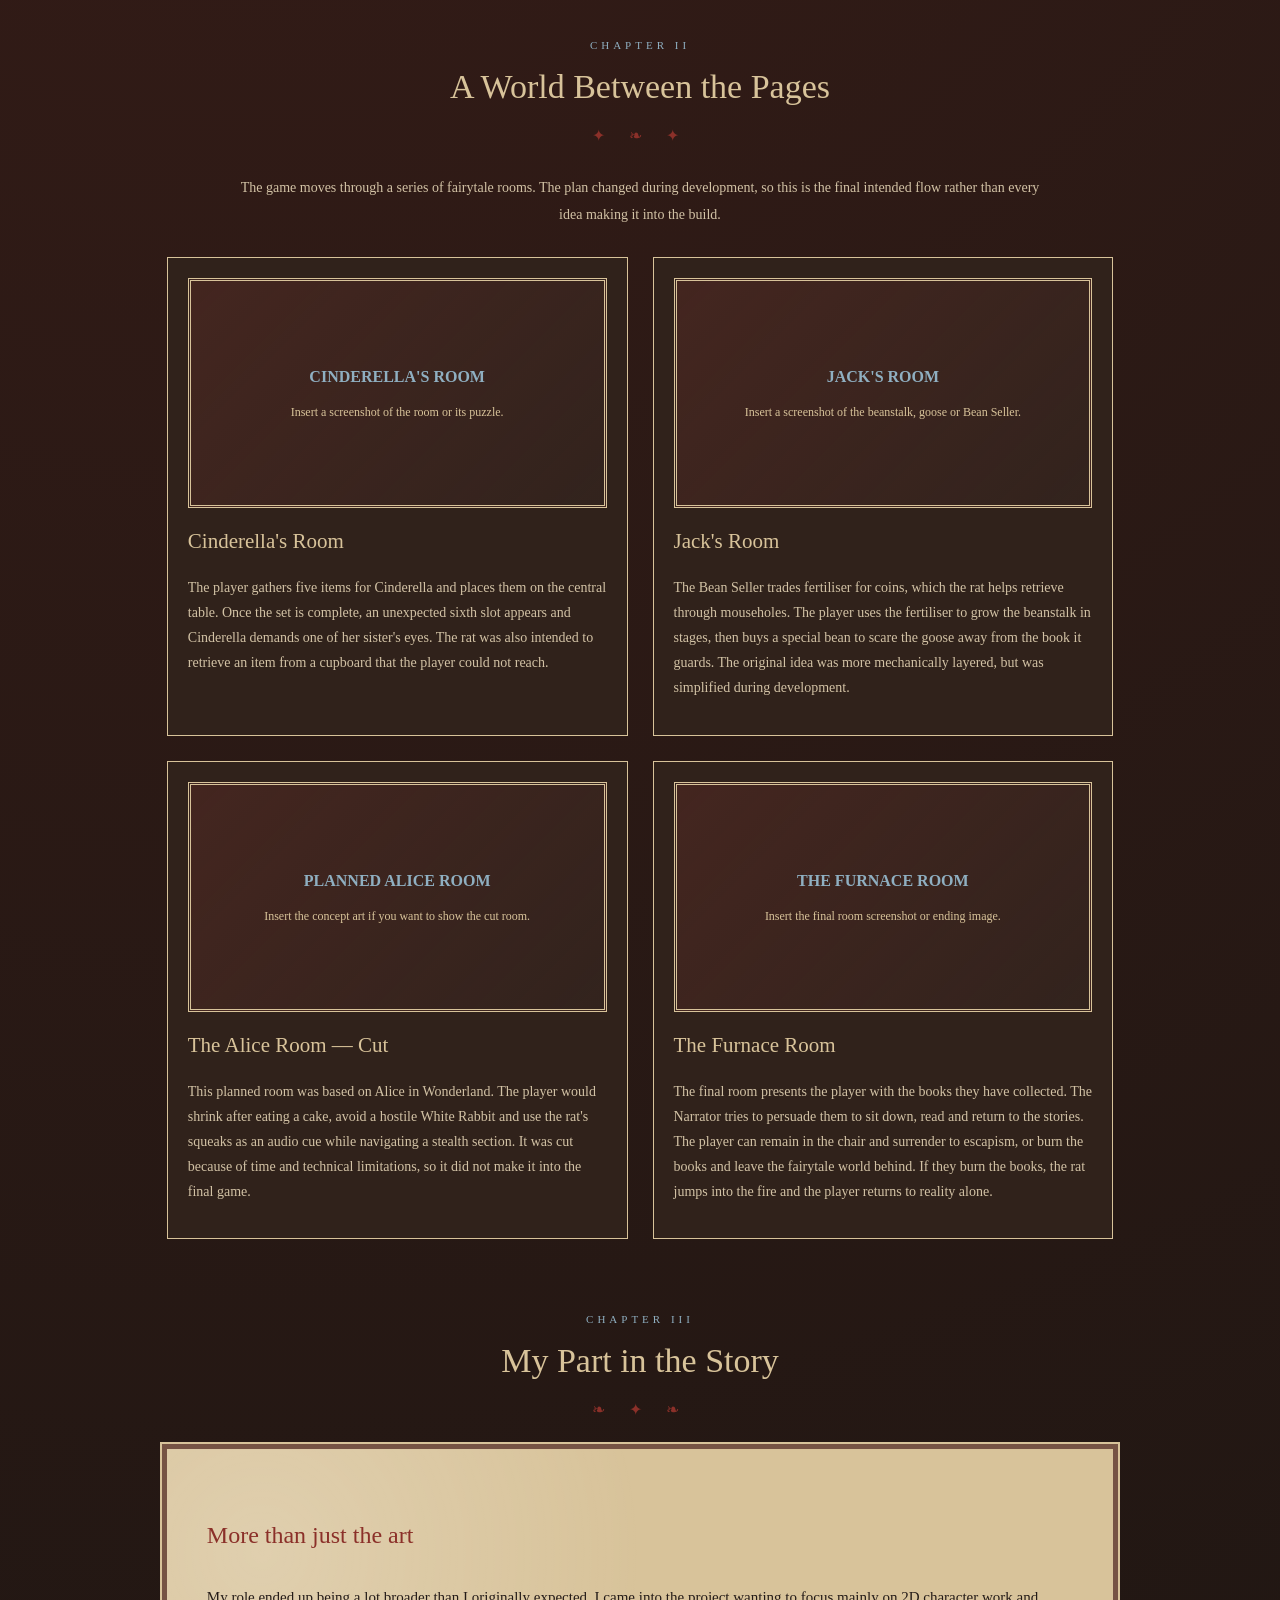
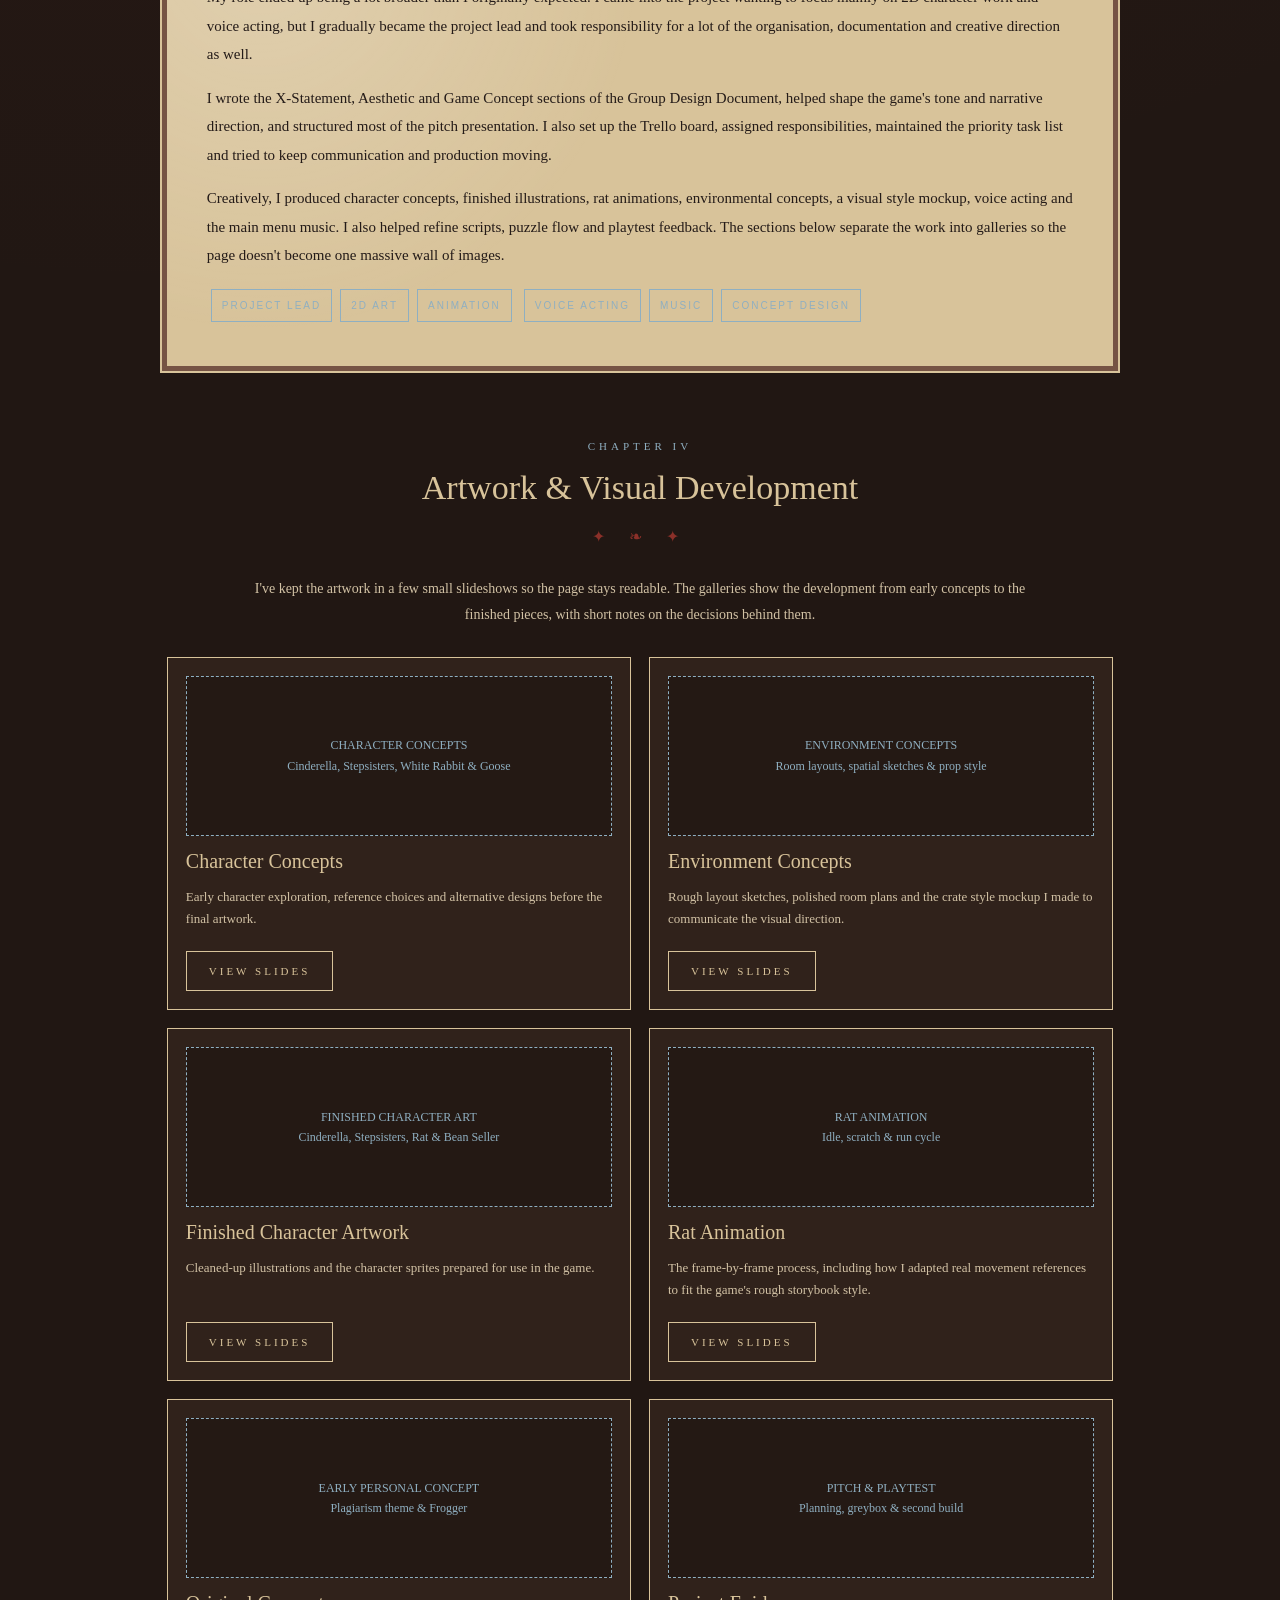
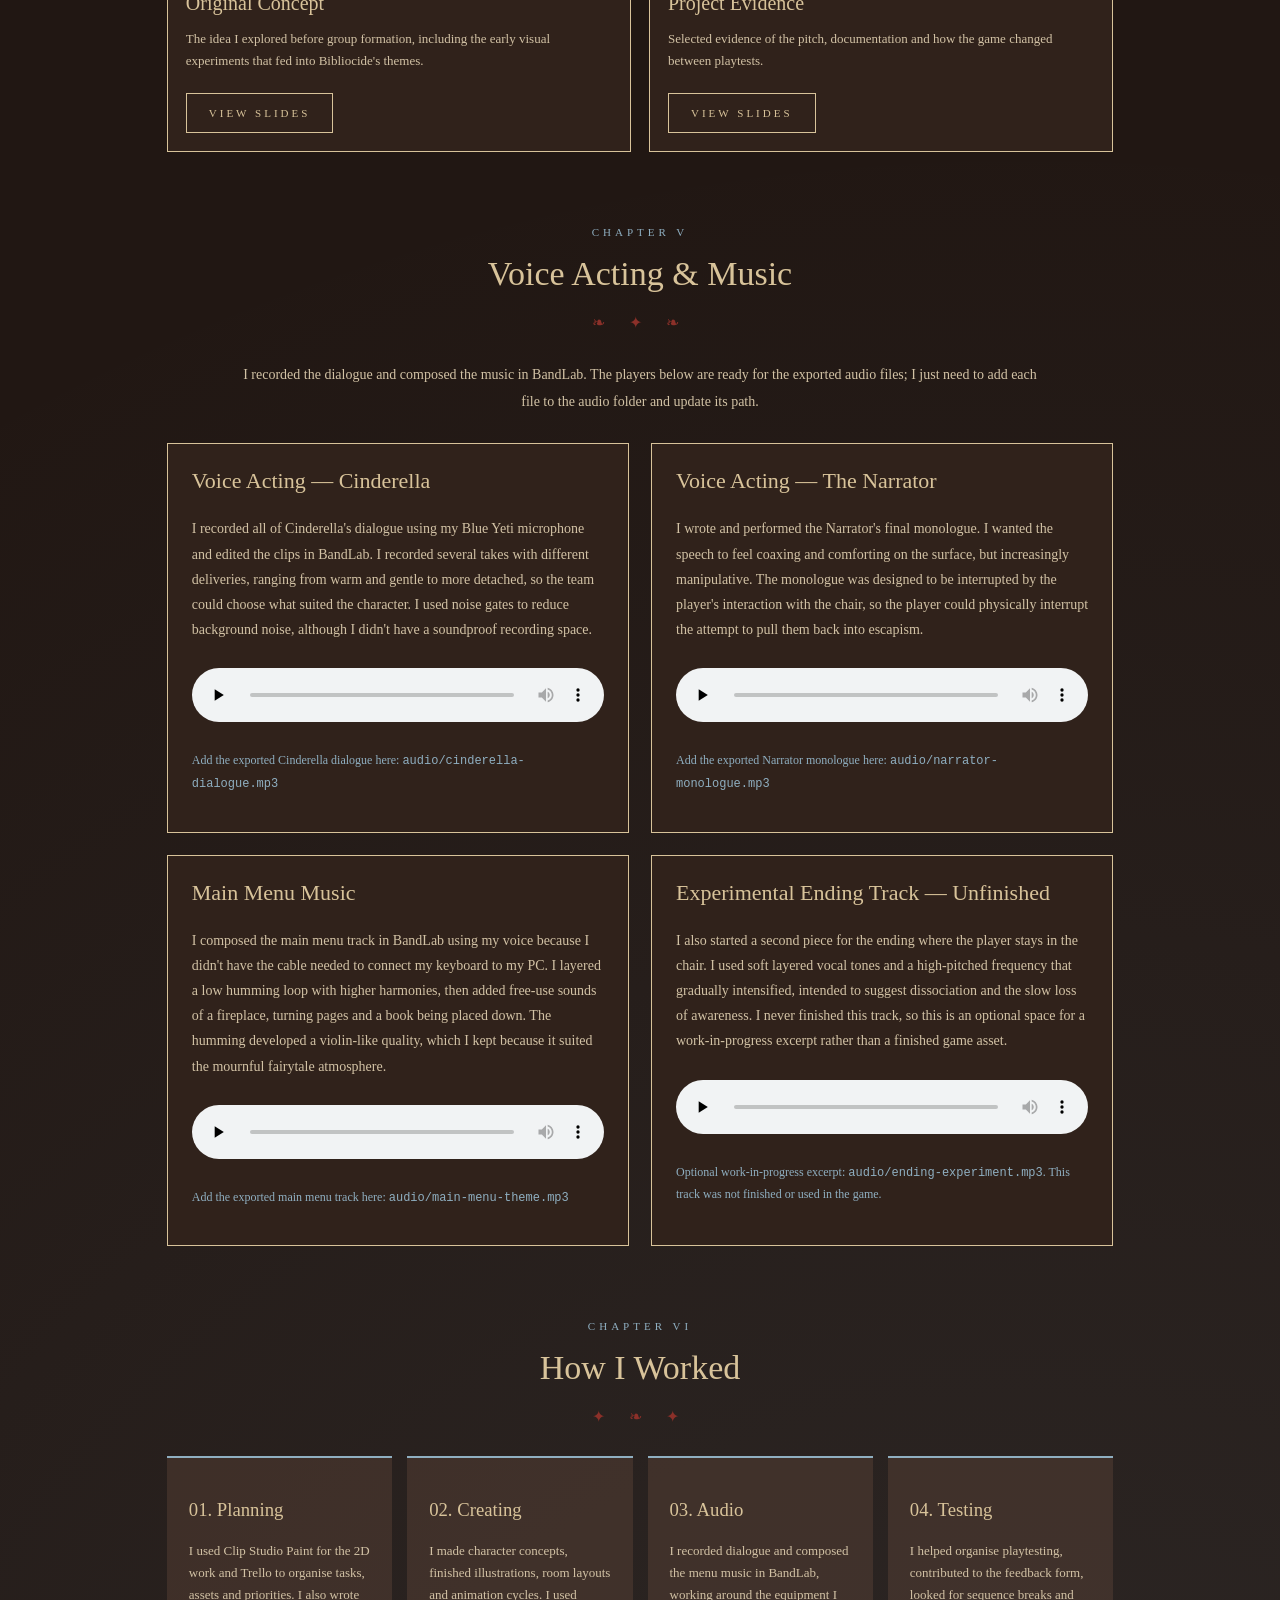
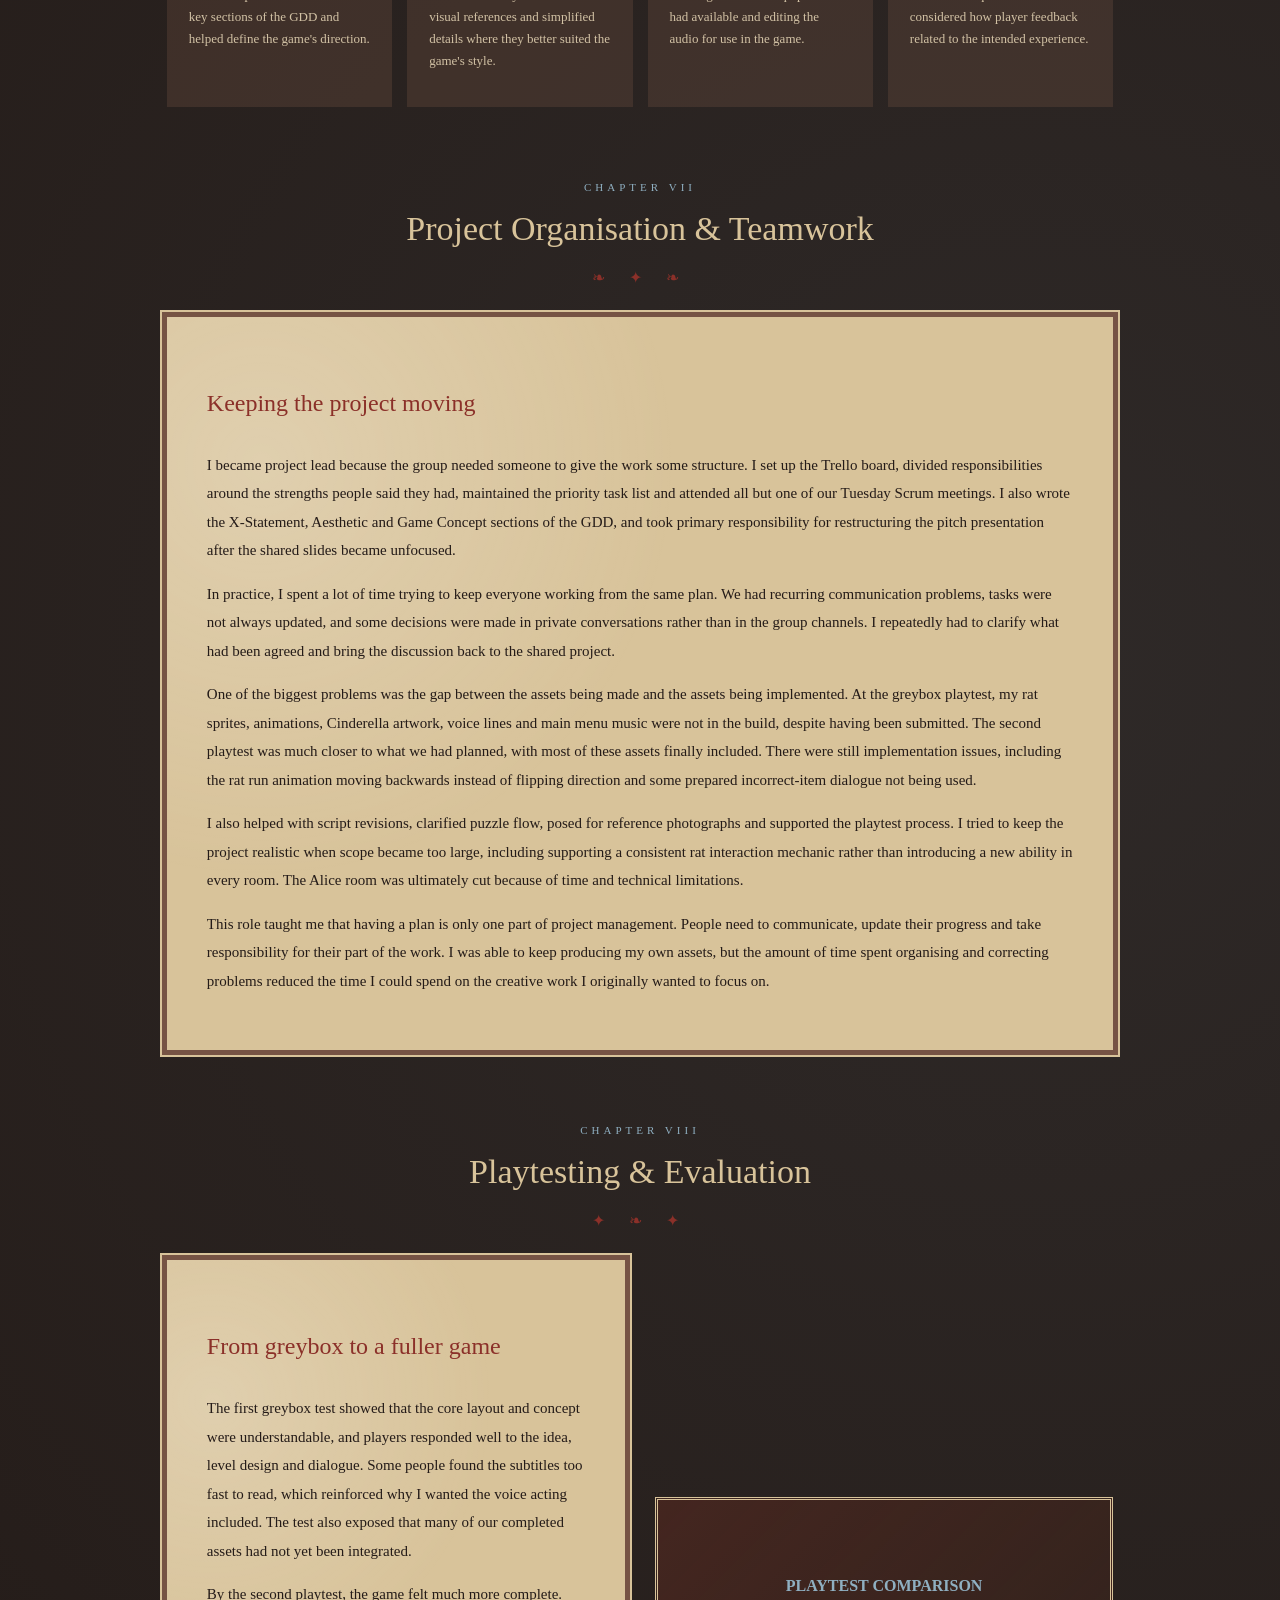
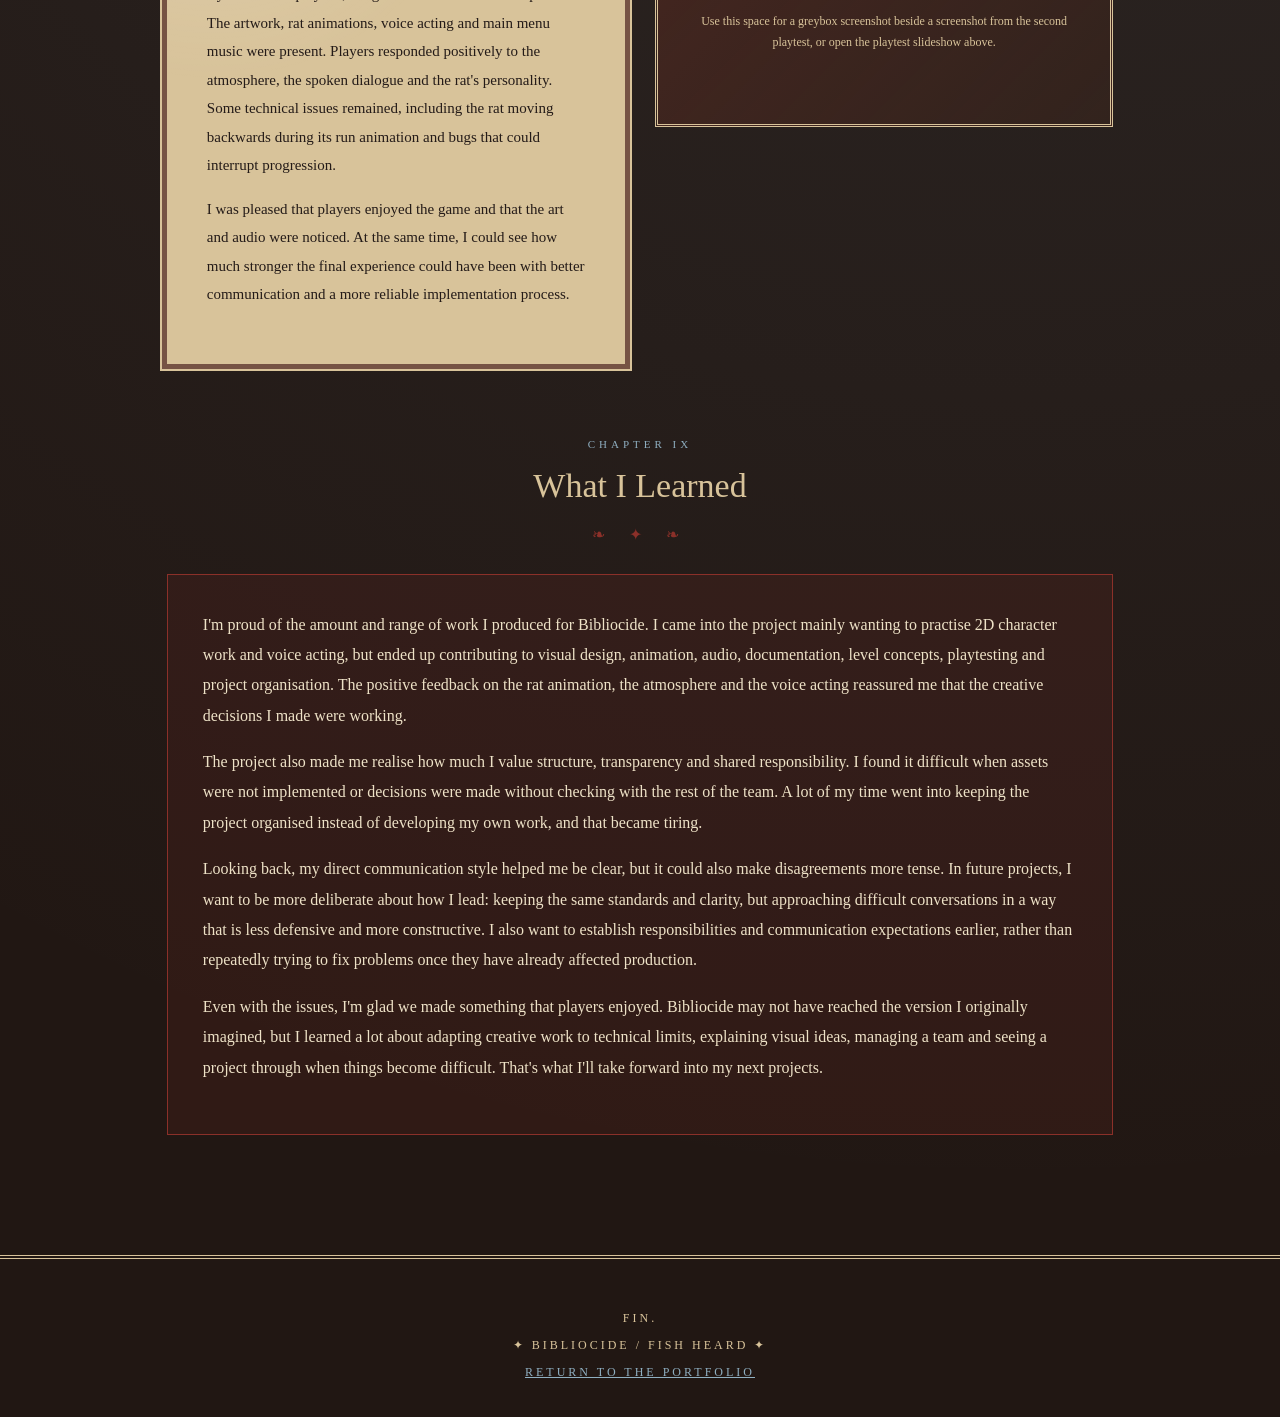
<file: bibliocide.html>
<!DOCTYPE html>
<html lang="en">
<head>
<meta charset="UTF-8">
<meta name="viewport" content="width=device-width, initial-scale=1.0">
<title>Bibliocide | Fish Heard</title>

<style>
:root {
    --brown-dark:#211713;
    --brown:#4A3025;
    --brown-light:#765344;
    --paper:#D8C39A;
    --paper-light:#E8D9B8;
    --blue:#8FAFC1;
    --blue-dark:#526F7E;
    --red:#8B3029;
    --ink:#241B18;
    --cream:#EEE2C7;
}
* {box-sizing:border-box;}
html {scroll-behavior:smooth;}
body {
    margin:0;
    background:
        radial-gradient(circle at 20% 10%,rgba(139,48,41,.2),transparent 30%),
        radial-gradient(circle at 80% 75%,rgba(143,175,193,.12),transparent 30%),
        var(--brown-dark);
    color:var(--cream);
    font-family:Georgia,"Times New Roman",serif;
}
a {color:inherit;}
.top-nav {
    padding:18px 7%;
    display:flex;
    justify-content:space-between;
    background:#1a110e;
    border-bottom:1px solid var(--paper);
}
.back-button {
    color:var(--paper);
    text-decoration:none;
    font-size:12px;
    letter-spacing:2px;
}
.nav-label {color:var(--blue);font-size:11px;letter-spacing:3px;}
.hero {
    position:relative;
    text-align:center;
    padding:115px 7% 100px;
    background:
        linear-gradient(rgba(33,23,19,.45),rgba(33,23,19,.8)),
        repeating-linear-gradient(90deg,transparent,transparent 80px,rgba(232,217,184,.025) 81px),
        var(--brown);
    border-bottom:6px double var(--paper);
}
.hero::before,.hero::after {
    content:"✦";position:absolute;color:var(--paper);font-size:35px;
}
.hero::before {top:40px;left:15%;}
.hero::after {bottom:35px;right:15%;}
.chapter {color:var(--blue);letter-spacing:5px;font-size:12px;}
.hero h1 {
    font-size:clamp(55px,10vw,105px);font-weight:normal;line-height:1;
    margin:30px 0;color:var(--paper-light);text-shadow:3px 4px 0 var(--red);
}
.flourish {color:var(--paper);font-size:28px;letter-spacing:12px;}
.hero-subtitle {
    max-width:700px;margin:25px auto;font-style:italic;line-height:1.9;
    color:var(--paper-light);font-size:18px;
}
.hero-description {color:#d2c2a5;max-width:700px;margin:20px auto;line-height:1.8;}
main {max-width:1100px;padding:50px 6%;margin:auto;}
.section {margin:70px 0;scroll-margin-top:30px;}
.chapter-heading {text-align:center;margin-bottom:30px;}
.chapter-heading span {color:var(--blue);letter-spacing:4px;font-size:11px;}
.chapter-heading h2 {font-size:34px;font-weight:normal;color:var(--paper);margin:15px 0;}
.ornament {text-align:center;color:var(--red);letter-spacing:10px;margin:20px;}
.paper {
    padding:40px;
    background:radial-gradient(circle at 10% 20%,rgba(255,255,255,.2),transparent 40%),var(--paper);
    color:var(--ink);box-shadow:0 0 0 5px var(--brown-light),0 0 0 7px var(--paper);
    line-height:1.9;
}
.paper h3 {color:var(--red);font-weight:normal;font-size:24px;}
.paper p {font-size:15px;}
.two-column {display:grid;grid-template-columns:1fr 1fr;gap:30px;align-items:center;}
.image-placeholder {
    min-height:230px;padding:25px;display:flex;flex-direction:column;
    align-items:center;justify-content:center;text-align:center;
    background:linear-gradient(135deg,rgba(139,48,41,.2),transparent),#32231d;
    border:3px double var(--paper);color:var(--paper);font-size:12px;line-height:1.7;
}
.image-placeholder strong {display:block;font-size:16px;margin-bottom:12px;color:var(--blue);}
.image-placeholder img {width:100%;height:100%;object-fit:contain;}
.grid {display:grid;grid-template-columns:repeat(2,1fr);gap:25px;}
.card {background:#30221b;border:1px solid var(--paper);padding:20px;transition:.3s;}
.card:hover {transform:translateY(-3px);border-color:var(--blue);}
.card h3 {color:var(--paper);font-weight:normal;font-size:21px;}
.card p {color:#d2c2a5;font-size:14px;line-height:1.8;}
.process {display:grid;grid-template-columns:repeat(4,1fr);gap:15px;}
.process-card {padding:22px;background:rgba(118,83,68,.3);border-top:2px solid var(--blue);}
.process-card h3 {color:var(--paper);font-weight:normal;}
.process-card p {color:#d2c2a5;line-height:1.7;font-size:13px;}
.tag {
    display:inline-block;border:1px solid var(--blue);color:var(--blue);padding:6px 10px;
    font-family:Arial,sans-serif;font-size:10px;letter-spacing:2px;margin:4px;
}
.reflection {padding:35px;background:rgba(139,48,41,.14);border:1px solid var(--red);line-height:1.9;}
.button {
    display:inline-block;padding:13px 22px;border:1px solid var(--paper);color:var(--paper);
    text-decoration:none;font-size:11px;letter-spacing:3px;cursor:pointer;background:transparent;
    font-family:Georgia,"Times New Roman",serif;
}
.button:hover {background:var(--paper);color:var(--ink);}
.section-intro {max-width:800px;margin:0 auto 28px;text-align:center;color:#d2c2a5;line-height:1.9;font-size:14px;}
.gallery-grid {display:grid;grid-template-columns:repeat(2,1fr);gap:18px;}
.gallery-card {background:#30221b;border:1px solid var(--paper);padding:18px;}
.gallery-card h3 {color:var(--paper);font-weight:normal;font-size:20px;margin:14px 0 8px;}
.gallery-card p {color:#d2c2a5;font-size:13px;line-height:1.7;min-height:44px;}
.gallery-preview {
    min-height:160px;display:flex;align-items:center;justify-content:center;text-align:center;
    padding:20px;background:#241914;border:1px dashed var(--blue);color:var(--blue);
    font-size:12px;line-height:1.7;
}
.gallery-preview img {max-width:100%;max-height:220px;object-fit:contain;}
.gallery-card .button {margin-top:8px;}
.media-grid {display:grid;grid-template-columns:1fr 1fr;gap:22px;}
.media-card {background:#30221b;border:1px solid var(--paper);padding:24px;}
.media-card h3 {color:var(--paper);font-weight:normal;font-size:22px;margin-top:0;}
.media-card p {color:#d2c2a5;font-size:14px;line-height:1.8;}
.media-card audio {width:100%;margin:12px 0;}
.media-note {font-size:12px!important;color:var(--blue)!important;}
.gallery-modal {
    display:none;position:fixed;inset:0;z-index:1000;background:rgba(12,8,6,.94);
    padding:30px 18px;align-items:center;justify-content:center;
}
.gallery-modal.open {display:flex;}
.modal-inner {width:min(900px,100%);max-height:92vh;display:flex;flex-direction:column;align-items:center;}
.modal-top {width:100%;display:flex;justify-content:space-between;align-items:center;color:var(--paper);margin-bottom:12px;}
.modal-title {letter-spacing:2px;font-size:13px;color:var(--blue);}
.modal-image-wrap {
    width:100%;height:min(65vh,650px);display:flex;align-items:center;justify-content:center;
    background:#241914;border:2px double var(--paper);padding:15px;color:var(--paper);
    text-align:center;line-height:1.8;
}
.modal-image-wrap img {max-width:100%;max-height:100%;object-fit:contain;}
.modal-caption {color:var(--cream);line-height:1.7;text-align:center;max-width:750px;margin:14px 0;}
.modal-controls {display:flex;align-items:center;gap:18px;}
.modal-count {color:var(--blue);font-size:12px;letter-spacing:2px;min-width:70px;text-align:center;}
.close-modal {border:0;background:none;color:var(--paper);font-size:28px;cursor:pointer;}
.reflection p {margin:0 0 16px;}
footer {text-align:center;padding:40px;border-top:4px double var(--paper);color:var(--paper);font-size:12px;letter-spacing:3px;}
footer a {color:var(--blue);}
@media(max-width:750px) {
    .two-column,.grid,.gallery-grid,.media-grid {grid-template-columns:1fr;}
    .process {grid-template-columns:1fr 1fr;}
    .hero {padding:80px 6%;}
}
@media(max-width:450px) {
    .process {grid-template-columns:1fr;}
    .paper {padding:22px;}
    .top-nav {padding:16px 5%;gap:12px;}
    .nav-label {font-size:9px;}
}
</style>

<style id="global-image-zoom-css">
/* Image zoom: normal image appearance and layout remain unchanged. */
img { cursor: zoom-in; }
#globalImageZoom {
    position: fixed;
    inset: 0;
    z-index: 2147483647;
    display: none;
    align-items: center;
    justify-content: center;
    box-sizing: border-box;
    padding: 4vh 4vw;
    background: rgba(0,0,0,.94);
    cursor: zoom-out;
}
#globalImageZoom.is-visible { display: flex; }
#globalImageZoom img {
    display: block;
    max-width: 92vw;
    max-height: 92vh;
    width: auto;
    height: auto;
    object-fit: contain;
    cursor: zoom-out;
}
#globalImageZoom button {
    position: absolute;
    top: 12px;
    right: 20px;
    border: 0;
    padding: 8px 14px;
    color: #fff;
    background: transparent;
    font: 38px/1 Arial, sans-serif;
    cursor: pointer;
}
</style>

</head>

<body>
<nav class="top-nav">
    <a class="back-button" href="index.html">← BACK TO PORTFOLIO</a>
    <span class="nav-label">PROJECT / 01</span>
</nav>

<header class="hero">
    <div class="chapter">A TALE THAT REFUSES TO END</div>
    <h1>Bibliocide</h1>
    <div class="flourish">✦ ❧ ✦</div>
    <p class="hero-subtitle">Every story has an ending. What happens when someone refuses to let it happen?</p>
    <p class="hero-description">
        A first-person puzzle game about twisted fairytales, escapism and the uncomfortable point
        where fiction stops being a safe place to hide.
    </p>
    <a href="#story" class="button">TURN THE PAGE</a>
</header>

<main>
<section class="section" id="story">
    <div class="chapter-heading"><span>CHAPTER I</span><h2>The Story</h2><div class="ornament">❧ ✦ ❧</div></div>
    <div class="two-column">
        <div class="paper">
            <h3>Once upon a time...</h3>
            <p>Bibliocide is a first-person puzzle game about escaping escapism. It opens with the player finding a rat clawing at a locked door. After picking it up and entering, they are pulled into a warped fairytale world where familiar stories have become increasingly unsettling.</p>
            <p>With the rat as a companion, the player works through the fairytale rooms, solving puzzles and collecting books. The journey ends at the furnace, where the player has to choose between returning to the comfort of fantasy or rejecting it and facing reality.</p>
            <p>The game is not really about saving a world. It is about recognising when something that once felt comforting has become a way of avoiding reality, and how difficult it can be to let that go.</p>
        </div>
        <div class="image-placeholder"><strong>THE WORLD OF BIBLIOCIDE</strong>Replace this with a main game screenshot, key artwork or a screenshot that shows the overall visual style.</div>
    </div>
</section>

<section class="section" id="gameplay">
    <div class="chapter-heading"><span>CHAPTER II</span><h2>A World Between the Pages</h2><div class="ornament">✦ ❧ ✦</div></div>
    <p class="section-intro">The game moves through a series of fairytale rooms. The plan changed during development, so this is the final intended flow rather than every idea making it into the build.</p>
    <div class="grid">
        <article class="card">
            <div class="image-placeholder"><strong>CINDERELLA'S ROOM</strong>Insert a screenshot of the room or its puzzle.</div>
            <h3>Cinderella's Room</h3>
            <p>The player gathers five items for Cinderella and places them on the central table. Once the set is complete, an unexpected sixth slot appears and Cinderella demands one of her sister's eyes. The rat was also intended to retrieve an item from a cupboard that the player could not reach.</p>
        </article>
        <article class="card">
            <div class="image-placeholder"><strong>JACK'S ROOM</strong>Insert a screenshot of the beanstalk, goose or Bean Seller.</div>
            <h3>Jack's Room</h3>
            <p>The Bean Seller trades fertiliser for coins, which the rat helps retrieve through mouseholes. The player uses the fertiliser to grow the beanstalk in stages, then buys a special bean to scare the goose away from the book it guards. The original idea was more mechanically layered, but was simplified during development.</p>
        </article>
        <article class="card">
            <div class="image-placeholder"><strong>PLANNED ALICE ROOM</strong>Insert the concept art if you want to show the cut room.</div>
            <h3>The Alice Room — Cut</h3>
            <p>This planned room was based on Alice in Wonderland. The player would shrink after eating a cake, avoid a hostile White Rabbit and use the rat's squeaks as an audio cue while navigating a stealth section. It was cut because of time and technical limitations, so it did not make it into the final game.</p>
        </article>
        <article class="card">
            <div class="image-placeholder"><strong>THE FURNACE ROOM</strong>Insert the final room screenshot or ending image.</div>
            <h3>The Furnace Room</h3>
            <p>The final room presents the player with the books they have collected. The Narrator tries to persuade them to sit down, read and return to the stories. The player can remain in the chair and surrender to escapism, or burn the books and leave the fairytale world behind. If they burn the books, the rat jumps into the fire and the player returns to reality alone.</p>
        </article>
    </div>
</section>

<section class="section" id="my-role">
    <div class="chapter-heading"><span>CHAPTER III</span><h2>My Part in the Story</h2><div class="ornament">❧ ✦ ❧</div></div>
    <div class="paper">
        <h3>More than just the art</h3>
        <p>My role ended up being a lot broader than I originally expected. I came into the project wanting to focus mainly on 2D character work and voice acting, but I gradually became the project lead and took responsibility for a lot of the organisation, documentation and creative direction as well.</p>
        <p>I wrote the X-Statement, Aesthetic and Game Concept sections of the Group Design Document, helped shape the game's tone and narrative direction, and structured most of the pitch presentation. I also set up the Trello board, assigned responsibilities, maintained the priority task list and tried to keep communication and production moving.</p>
        <p>Creatively, I produced character concepts, finished illustrations, rat animations, environmental concepts, a visual style mockup, voice acting and the main menu music. I also helped refine scripts, puzzle flow and playtest feedback. The sections below separate the work into galleries so the page doesn't become one massive wall of images.</p>
        <div>
            <span class="tag">PROJECT LEAD</span><span class="tag">2D ART</span><span class="tag">ANIMATION</span>
            <span class="tag">VOICE ACTING</span><span class="tag">MUSIC</span><span class="tag">CONCEPT DESIGN</span>
        </div>
    </div>
</section>

<section class="section" id="artwork">
    <div class="chapter-heading"><span>CHAPTER IV</span><h2>Artwork & Visual Development</h2><div class="ornament">✦ ❧ ✦</div></div>
    <p class="section-intro">I've kept the artwork in a few small slideshows so the page stays readable. The galleries show the development from early concepts to the finished pieces, with short notes on the decisions behind them.</p>

    <div class="gallery-grid">
        <article class="gallery-card">
            <div class="gallery-preview">CHARACTER CONCEPTS<br>Cinderella, Stepsisters, White Rabbit & Goose</div>
            <h3>Character Concepts</h3>
            <p>Early character exploration, reference choices and alternative designs before the final artwork.</p>
            <button class="button" onclick="openGallery('characterConcepts')">VIEW SLIDES</button>
        </article>
        <article class="gallery-card">
            <div class="gallery-preview">ENVIRONMENT CONCEPTS<br>Room layouts, spatial sketches & prop style</div>
            <h3>Environment Concepts</h3>
            <p>Rough layout sketches, polished room plans and the crate style mockup I made to communicate the visual direction.</p>
            <button class="button" onclick="openGallery('environmentConcepts')">VIEW SLIDES</button>
        </article>
        <article class="gallery-card">
            <div class="gallery-preview">FINISHED CHARACTER ART<br>Cinderella, Stepsisters, Rat & Bean Seller</div>
            <h3>Finished Character Artwork</h3>
            <p>Cleaned-up illustrations and the character sprites prepared for use in the game.</p>
            <button class="button" onclick="openGallery('finishedCharacters')">VIEW SLIDES</button>
        </article>
        <article class="gallery-card">
            <div class="gallery-preview">RAT ANIMATION<br>Idle, scratch & run cycle</div>
            <h3>Rat Animation</h3>
            <p>The frame-by-frame process, including how I adapted real movement references to fit the game's rough storybook style.</p>
            <button class="button" onclick="openGallery('ratAnimation')">VIEW SLIDES</button>
        </article>
        <article class="gallery-card">
            <div class="gallery-preview">EARLY PERSONAL CONCEPT<br>Plagiarism theme & Frogger</div>
            <h3>Original Concept</h3>
            <p>The idea I explored before group formation, including the early visual experiments that fed into Bibliocide's themes.</p>
            <button class="button" onclick="openGallery('earlyConcept')">VIEW SLIDES</button>
        </article>
        <article class="gallery-card">
            <div class="gallery-preview">PITCH & PLAYTEST<br>Planning, greybox & second build</div>
            <h3>Project Evidence</h3>
            <p>Selected evidence of the pitch, documentation and how the game changed between playtests.</p>
            <button class="button" onclick="openGallery('projectEvidence')">VIEW SLIDES</button>
        </article>
    </div>
</section>

<section class="section" id="audio">
    <div class="chapter-heading"><span>CHAPTER V</span><h2>Voice Acting & Music</h2><div class="ornament">❧ ✦ ❧</div></div>
    <p class="section-intro">I recorded the dialogue and composed the music in BandLab. The players below are ready for the exported audio files; I just need to add each file to the audio folder and update its path.</p>
    <div class="media-grid">
        <article class="media-card">
            <h3>Voice Acting — Cinderella</h3>
            <p>I recorded all of Cinderella's dialogue using my Blue Yeti microphone and edited the clips in BandLab. I recorded several takes with different deliveries, ranging from warm and gentle to more detached, so the team could choose what suited the character. I used noise gates to reduce background noise, although I didn't have a soundproof recording space.</p>
            <audio controls preload="none"><source src="audio/cinderella-dialogue.mp3" type="audio/mpeg">Your browser does not support audio playback.</audio>
            <p class="media-note">Add the exported Cinderella dialogue here: <code>audio/cinderella-dialogue.mp3</code></p>
        </article>
        <article class="media-card">
            <h3>Voice Acting — The Narrator</h3>
            <p>I wrote and performed the Narrator's final monologue. I wanted the speech to feel coaxing and comforting on the surface, but increasingly manipulative. The monologue was designed to be interrupted by the player's interaction with the chair, so the player could physically interrupt the attempt to pull them back into escapism.</p>
            <audio controls preload="none"><source src="audio/narrator-monologue.mp3" type="audio/mpeg">Your browser does not support audio playback.</audio>
            <p class="media-note">Add the exported Narrator monologue here: <code>audio/narrator-monologue.mp3</code></p>
        </article>
        <article class="media-card">
            <h3>Main Menu Music</h3>
            <p>I composed the main menu track in BandLab using my voice because I didn't have the cable needed to connect my keyboard to my PC. I layered a low humming loop with higher harmonies, then added free-use sounds of a fireplace, turning pages and a book being placed down. The humming developed a violin-like quality, which I kept because it suited the mournful fairytale atmosphere.</p>
            <audio controls preload="none"><source src="audio/main-menu-theme.mp3" type="audio/mpeg">Your browser does not support audio playback.</audio>
            <p class="media-note">Add the exported main menu track here: <code>audio/main-menu-theme.mp3</code></p>
        </article>
        <article class="media-card">
            <h3>Experimental Ending Track — Unfinished</h3>
            <p>I also started a second piece for the ending where the player stays in the chair. I used soft layered vocal tones and a high-pitched frequency that gradually intensified, intended to suggest dissociation and the slow loss of awareness. I never finished this track, so this is an optional space for a work-in-progress excerpt rather than a finished game asset.</p>
            <audio controls preload="none"><source src="audio/ending-experiment.mp3" type="audio/mpeg">Your browser does not support audio playback.</audio>
            <p class="media-note">Optional work-in-progress excerpt: <code>audio/ending-experiment.mp3</code>. This track was not finished or used in the game.</p>
        </article>
    </div>
</section>

<section class="section" id="process">
    <div class="chapter-heading"><span>CHAPTER VI</span><h2>How I Worked</h2><div class="ornament">✦ ❧ ✦</div></div>
    <div class="process">
        <article class="process-card"><h3>01. Planning</h3><p>I used Clip Studio Paint for the 2D work and Trello to organise tasks, assets and priorities. I also wrote key sections of the GDD and helped define the game's direction.</p></article>
        <article class="process-card"><h3>02. Creating</h3><p>I made character concepts, finished illustrations, room layouts and animation cycles. I used visual references and simplified details where they better suited the game's style.</p></article>
        <article class="process-card"><h3>03. Audio</h3><p>I recorded dialogue and composed the menu music in BandLab, working around the equipment I had available and editing the audio for use in the game.</p></article>
        <article class="process-card"><h3>04. Testing</h3><p>I helped organise playtesting, contributed to the feedback form, looked for sequence breaks and considered how player feedback related to the intended experience.</p></article>
    </div>
</section>

<section class="section" id="team">
    <div class="chapter-heading"><span>CHAPTER VII</span><h2>Project Organisation & Teamwork</h2><div class="ornament">❧ ✦ ❧</div></div>
    <div class="paper">
        <h3>Keeping the project moving</h3>
        <p>I became project lead because the group needed someone to give the work some structure. I set up the Trello board, divided responsibilities around the strengths people said they had, maintained the priority task list and attended all but one of our Tuesday Scrum meetings. I also wrote the X-Statement, Aesthetic and Game Concept sections of the GDD, and took primary responsibility for restructuring the pitch presentation after the shared slides became unfocused.</p>
        <p>In practice, I spent a lot of time trying to keep everyone working from the same plan. We had recurring communication problems, tasks were not always updated, and some decisions were made in private conversations rather than in the group channels. I repeatedly had to clarify what had been agreed and bring the discussion back to the shared project.</p>
        <p>One of the biggest problems was the gap between the assets being made and the assets being implemented. At the greybox playtest, my rat sprites, animations, Cinderella artwork, voice lines and main menu music were not in the build, despite having been submitted. The second playtest was much closer to what we had planned, with most of these assets finally included. There were still implementation issues, including the rat run animation moving backwards instead of flipping direction and some prepared incorrect-item dialogue not being used.</p>
        <p>I also helped with script revisions, clarified puzzle flow, posed for reference photographs and supported the playtest process. I tried to keep the project realistic when scope became too large, including supporting a consistent rat interaction mechanic rather than introducing a new ability in every room. The Alice room was ultimately cut because of time and technical limitations.</p>
        <p>This role taught me that having a plan is only one part of project management. People need to communicate, update their progress and take responsibility for their part of the work. I was able to keep producing my own assets, but the amount of time spent organising and correcting problems reduced the time I could spend on the creative work I originally wanted to focus on.</p>
    </div>
</section>

<section class="section" id="playtesting">
    <div class="chapter-heading"><span>CHAPTER VIII</span><h2>Playtesting & Evaluation</h2><div class="ornament">✦ ❧ ✦</div></div>
    <div class="two-column">
        <div class="paper">
            <h3>From greybox to a fuller game</h3>
            <p>The first greybox test showed that the core layout and concept were understandable, and players responded well to the idea, level design and dialogue. Some people found the subtitles too fast to read, which reinforced why I wanted the voice acting included. The test also exposed that many of our completed assets had not yet been integrated.</p>
            <p>By the second playtest, the game felt much more complete. The artwork, rat animations, voice acting and main menu music were present. Players responded positively to the atmosphere, the spoken dialogue and the rat's personality. Some technical issues remained, including the rat moving backwards during its run animation and bugs that could interrupt progression.</p>
            <p>I was pleased that players enjoyed the game and that the art and audio were noticed. At the same time, I could see how much stronger the final experience could have been with better communication and a more reliable implementation process.</p>
        </div>
        <div class="image-placeholder"><strong>PLAYTEST COMPARISON</strong>Use this space for a greybox screenshot beside a screenshot from the second playtest, or open the playtest slideshow above.</div>
    </div>
</section>

<section class="section" id="reflection">
    <div class="chapter-heading"><span>CHAPTER IX</span><h2>What I Learned</h2><div class="ornament">❧ ✦ ❧</div></div>
    <div class="reflection">
        <p>I'm proud of the amount and range of work I produced for Bibliocide. I came into the project mainly wanting to practise 2D character work and voice acting, but ended up contributing to visual design, animation, audio, documentation, level concepts, playtesting and project organisation. The positive feedback on the rat animation, the atmosphere and the voice acting reassured me that the creative decisions I made were working.</p>
        <p>The project also made me realise how much I value structure, transparency and shared responsibility. I found it difficult when assets were not implemented or decisions were made without checking with the rest of the team. A lot of my time went into keeping the project organised instead of developing my own work, and that became tiring.</p>
        <p>Looking back, my direct communication style helped me be clear, but it could also make disagreements more tense. In future projects, I want to be more deliberate about how I lead: keeping the same standards and clarity, but approaching difficult conversations in a way that is less defensive and more constructive. I also want to establish responsibilities and communication expectations earlier, rather than repeatedly trying to fix problems once they have already affected production.</p>
        <p>Even with the issues, I'm glad we made something that players enjoyed. Bibliocide may not have reached the version I originally imagined, but I learned a lot about adapting creative work to technical limits, explaining visual ideas, managing a team and seeing a project through when things become difficult. That's what I'll take forward into my next projects.</p>
    </div>
</section>
</main>

<div class="gallery-modal" id="galleryModal" role="dialog" aria-modal="true" aria-label="Artwork slideshow" onclick="if(event.target===this) closeGallery()">
    <div class="modal-inner">
        <div class="modal-top">
            <span class="modal-title" id="modalTitle">ARTWORK</span>
            <button class="close-modal" onclick="closeGallery()" aria-label="Close slideshow">×</button>
        </div>
        <div class="modal-image-wrap" id="modalImage">Add an image file to this slide.</div>
        <p class="modal-caption" id="modalCaption"></p>
        <div class="modal-controls">
            <button class="button" onclick="changeSlide(-1)">PREVIOUS</button>
            <span class="modal-count" id="modalCount">1 / 1</span>
            <button class="button" onclick="changeSlide(1)">NEXT</button>
        </div>
    </div>
</div>

<footer>
    <p>FIN.</p>
    <p>✦ BIBLIOCIDE / FISH HEARD ✦</p>
    <a href="index.html">RETURN TO THE PORTFOLIO</a>
</footer>

<script>
/*
    HOW TO ADD YOUR IMAGES:
    1. Put the image in your website folder (or an images folder).
    2. In the gallery list below, replace "ADD IMAGE PATH HERE" with its path.
       Example: "images/bibliocide/rat-idle.png"
    3. You can add or remove slides by copying a slide object.
*/
const galleries = {
    characterConcepts: {
        title: "CHARACTER CONCEPTS",
        slides: [
            {src:"ADD IMAGE PATH HERE", caption:"Cinderella concept. I used the animated film, the live-action adaptation and stage productions as references, aiming for a recognisable but unsettling storybook character."},
            {src:"ADD IMAGE PATH HERE", caption:"Stepsister concepts. I designed them as theatrical cardboard cut-outs rather than realistic characters, so they would feel artificial within the room."},
            {src:"ADD IMAGE PATH HERE", caption:"White Rabbit — anthropomorphic version for the planned Alice room."},
            {src:"ADD IMAGE PATH HERE", caption:"White Rabbit — realistically proportioned alternative. I made both versions so the group could compare the tone."},
            {src:"ADD IMAGE PATH HERE", caption:"Embden Goose concept. I focused on the beak, skull and neck structure to give a clear reference for the 3D model."},
            {src:"ADD IMAGE PATH HERE", caption:"Goose close-up or open-mouth study, showing the beak shape in more detail."}
        ]
    },
    environmentConcepts: {
        title: "ENVIRONMENT CONCEPTS",
        slides: [
            {src:"ADD IMAGE PATH HERE", caption:"Early opening hallway sketch. I made this to help the group understand the route into the first room."},
            {src:"ADD IMAGE PATH HERE", caption:"Rough example puzzle-room sketch, based on the group's verbal discussion. These early drawings helped turn the idea into something everyone could visualise."},
            {src:"ADD IMAGE PATH HERE", caption:"Rough furnace-room sketch, showing the final space and its main focal points."},
            {src:"ADD IMAGE PATH HERE", caption:"Cinderella's Room — bird's-eye layout with annotations and prop planning."},
            {src:"ADD IMAGE PATH HERE", caption:"Cinderella's Room — perspective concept."},
            {src:"ADD IMAGE PATH HERE", caption:"Jack's Room — bird's-eye layout, including the beanstalk and mousehole puzzle."},
            {src:"ADD IMAGE PATH HERE", caption:"Jack's Room — perspective concept."},
            {src:"ADD IMAGE PATH HERE", caption:"Opening Hallway — a simple corridor intended to introduce the player and control pacing."},
            {src:"ADD IMAGE PATH HERE", caption:"Furnace Room — kept deliberately minimal, with the furnace and reading chair as the focus."},
            {src:"ADD IMAGE PATH HERE", caption:"Cell-shaded wooden crate mockup. I made this as a visual reference for shape definition, linework and texture on environmental props."}
        ]
    },
    finishedCharacters: {
        title: "FINISHED CHARACTER ARTWORK",
        slides: [
            {src:"ADD IMAGE PATH HERE", caption:"Final Cinderella cut-out illustration, with cleaned linework and textured hatching."},
            {src:"ADD IMAGE PATH HERE", caption:"Final Stepsister cut-out illustration. I kept the limited colour treatment to reinforce the cardboard material."},
            {src:"ADD IMAGE PATH HERE", caption:"Rat idle artwork. I used a photograph of myself holding a similarly sized plush as a pose and scale reference. The grey hand keeps the player character visually anonymous."},
            {src:"ADD IMAGE PATH HERE", caption:"Bean Seller — front-facing sprite."},
            {src:"ADD IMAGE PATH HERE", caption:"Bean Seller — looking-away sprite. The planned expressive animation was reduced to two poses because of time and implementation constraints."}
        ]
    },
    ratAnimation: {
        title: "RAT ANIMATION",
        slides: [
            {src:"ADD IMAGE PATH HERE", caption:"Scratch animation. I built the movement from two drawings and looped them into a six-frame cycle using small transformations."},
            {src:"ADD IMAGE PATH HERE", caption:"Run cycle rough pass. I used real rat footage to understand the weight and rhythm of the movement."},
            {src:"ADD IMAGE PATH HERE", caption:"Run cycle development. I removed frames to make the motion less smooth and more consistent with the deliberately rough visual style."},
            {src:"ADD IMAGE PATH HERE", caption:"Final coloured run cycle or sprite sheet. Players responded positively to the drawing, although the animation was implemented facing the wrong direction in the build."}
        ]
    },
    earlyConcept: {
        title: "ORIGINAL CONCEPT",
        slides: [
            {src:"ADD IMAGE PATH HERE", caption:"My original idea before group formation: a writer plagiarising other creators, surrounded by stolen books, repurposed artwork, hostile messages and rejection notices."},
            {src:"ADD IMAGE PATH HERE", caption:"The burning of the stolen work was intended as a confrontation with guilt, impostor syndrome and shame, rather than a triumphant escape."},
            {src:"ADD IMAGE PATH HERE", caption:"Frogger, the small chibi character from my early concept. Drawing this was a chance to experiment with exaggerated proportions and move away from my usual semi-realism."},
            {src:"ADD IMAGE PATH HERE", caption:"Early visual experiments influenced by surreal, mixed-style work such as ENA: BBQ and the high-contrast, hand-drawn look of Bendy and the Ink Machine."}
        ]
    },
    projectEvidence: {
        title: "PITCH & PLAYTEST EVIDENCE",
        slides: [
            {src:"ADD IMAGE PATH HERE", caption:"Pitch presentation. I restructured and largely created the presentation so the concept, tone and scope were communicated clearly."},
            {src:"ADD IMAGE PATH HERE", caption:"Group Design Document evidence — the X-Statement, Aesthetic and Game Concept sections I wrote."},
            {src:"ADD IMAGE PATH HERE", caption:"Trello board or priority task list showing how I organised tasks and project priorities."},
            {src:"ADD IMAGE PATH HERE", caption:"Greybox playtest — early gameplay before my artwork, animation and audio had been integrated."},
            {src:"ADD IMAGE PATH HERE", caption:"Second playtest — later build with the artwork, rat animations, voice acting and main menu music included."}
        ]
    }
};

let activeGallery = null;
let activeSlide = 0;

function openGallery(name) {
    activeGallery = galleries[name];
    activeSlide = 0;
    renderSlide();
    document.getElementById("galleryModal").classList.add("open");
    document.body.style.overflow = "hidden";
}
function closeGallery() {
    document.getElementById("galleryModal").classList.remove("open");
    document.body.style.overflow = "";
}
function changeSlide(direction) {
    if (!activeGallery) return;
    const total = activeGallery.slides.length;
    activeSlide = (activeSlide + direction + total) % total;
    renderSlide();
}
function renderSlide() {
    const slide = activeGallery.slides[activeSlide];
    document.getElementById("modalTitle").textContent = activeGallery.title;
    const imageBox = document.getElementById("modalImage");
    imageBox.innerHTML = "";
    if (slide.src && slide.src !== "ADD IMAGE PATH HERE") {
        const img = document.createElement("img");
        img.src = slide.src;
        img.alt = slide.caption;
        img.onerror = () => { imageBox.textContent = "Image not found — check the file path: " + slide.src; };
        imageBox.appendChild(img);
    } else {
        imageBox.textContent = "ADD IMAGE HERE — replace the slide's “ADD IMAGE PATH HERE” with your image path in the galleries section of the code.";
    }
    document.getElementById("modalCaption").textContent = slide.caption;
    document.getElementById("modalCount").textContent = (activeSlide + 1) + " / " + activeGallery.slides.length;
}
document.addEventListener("keydown", function(event) {
    if (!document.getElementById("galleryModal").classList.contains("open")) return;
    if (event.key === "Escape") closeGallery();
    if (event.key === "ArrowLeft") changeSlide(-1);
    if (event.key === "ArrowRight") changeSlide(1);
});
</script>

<script id="global-image-zoom-js">
(function () {
    function setupGlobalImageZoom() {
        if (document.getElementById("globalImageZoom")) return;

        var overlay = document.createElement("div");
        overlay.id = "globalImageZoom";
        overlay.setAttribute("role", "dialog");
        overlay.setAttribute("aria-modal", "true");
        overlay.setAttribute("aria-label", "Enlarged image");

        var zoomImage = document.createElement("img");
        var closeButton = document.createElement("button");
        closeButton.type = "button";
        closeButton.setAttribute("aria-label", "Close enlarged image");
        closeButton.innerHTML = "&times;";
        overlay.appendChild(zoomImage);
        overlay.appendChild(closeButton);
        document.body.appendChild(overlay);

        function closeZoom() {
            overlay.classList.remove("is-visible");
            zoomImage.removeAttribute("src");
            document.body.style.overflow = "";
        }

        function openZoom(image) {
            var src = image.currentSrc || image.getAttribute("src");
            if (!src) return;
            zoomImage.src = src;
            zoomImage.alt = image.alt || "Enlarged image";
            overlay.classList.add("is-visible");
            document.body.style.overflow = "hidden";
        }

        // Window capture runs before page/gallery click handlers. Delegation means
        // images inserted later by galleries, slideshows, or scripts also work.
        window.addEventListener("click", function (event) {
            var target = event.target;
            if (!target || !target.closest) return;

            if (target.closest("#globalImageZoom")) {
                if (target === overlay || target === zoomImage || target === closeButton) {
                    closeZoom();
                }
                return;
            }

            var image = target.closest("img");
            if (!image) return;

            // Ignore images that are themselves part of the zoom overlay.
            event.preventDefault();
            event.stopImmediatePropagation();
            openZoom(image);
        }, true);

        closeButton.addEventListener("click", function (event) {
            event.preventDefault();
            closeZoom();
        });
        overlay.addEventListener("click", function (event) {
            if (event.target === overlay) closeZoom();
        });
        document.addEventListener("keydown", function (event) {
            if (event.key === "Escape" && overlay.classList.contains("is-visible")) {
                closeZoom();
            }
        });
    }

    if (document.readyState === "loading") {
        document.addEventListener("DOMContentLoaded", setupGlobalImageZoom);
    } else {
        setupGlobalImageZoom();
    }
})();
</script>

</body>
</html>
</file>
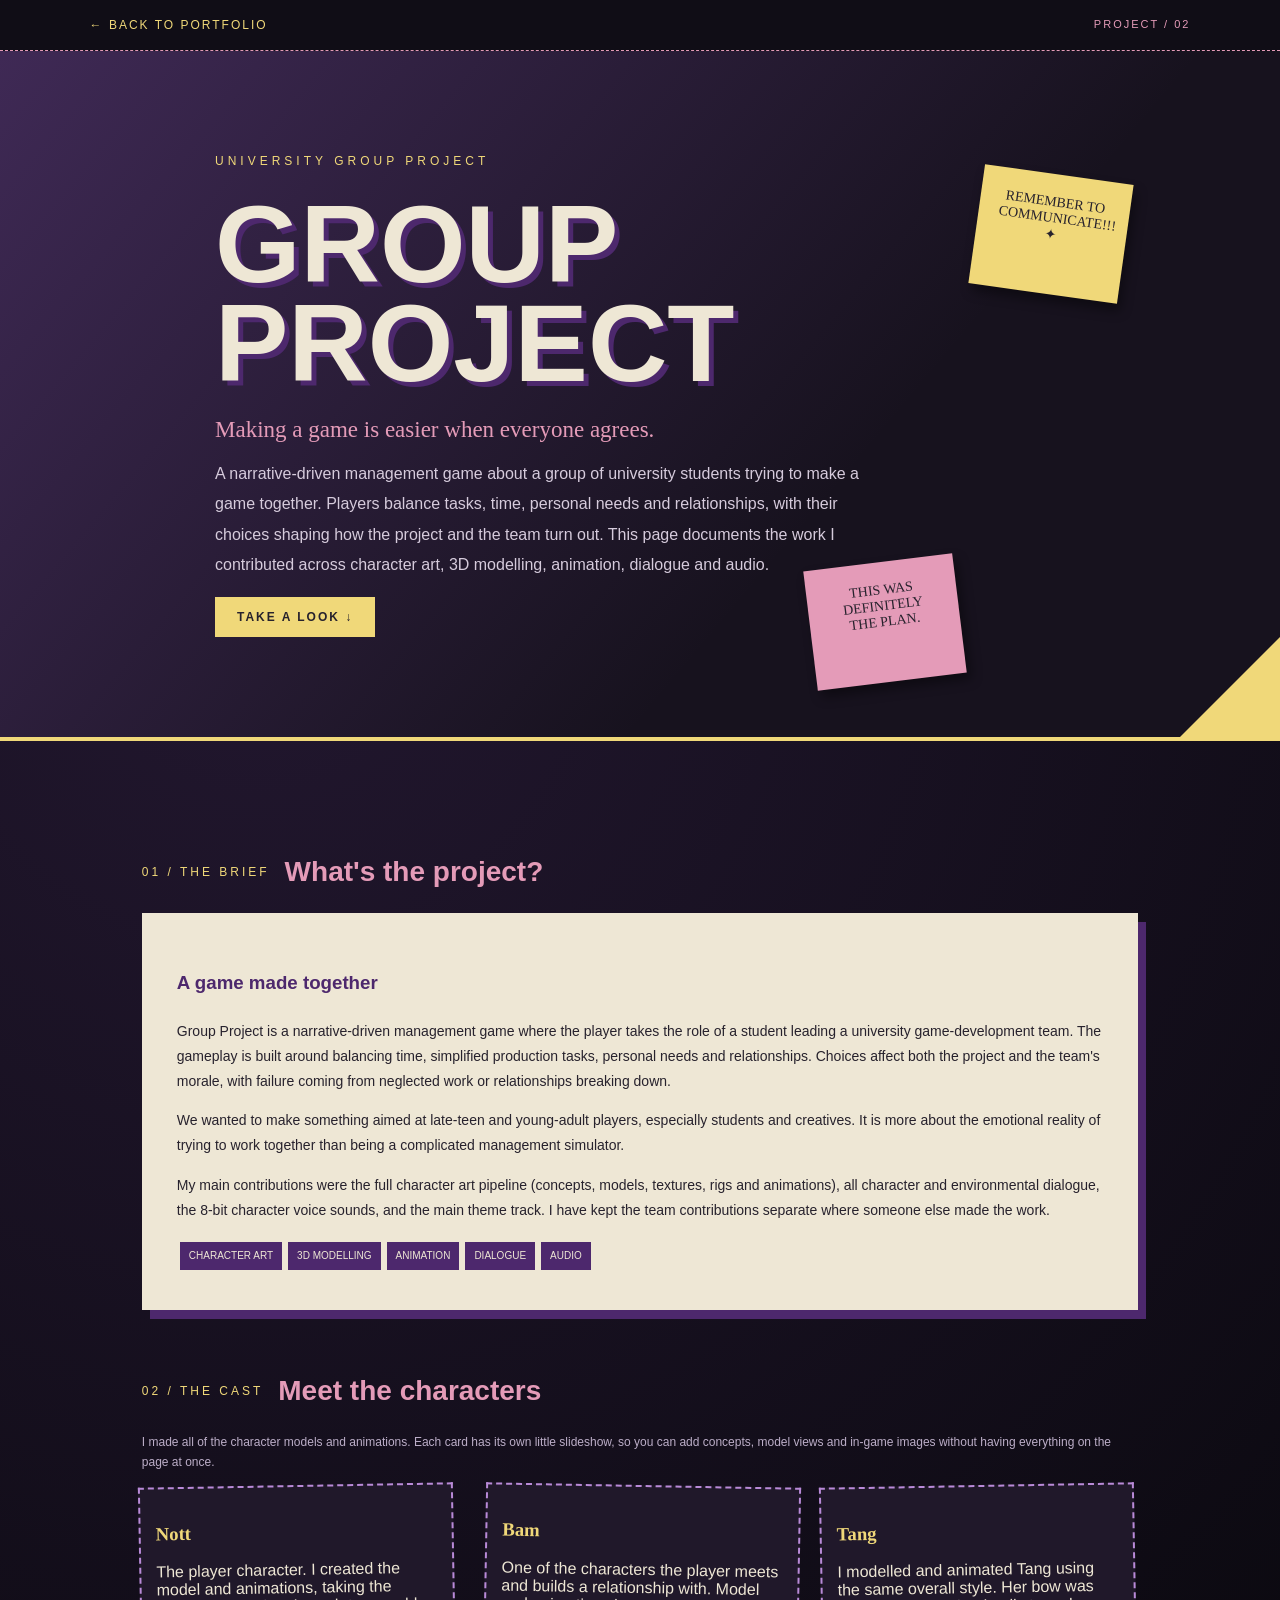
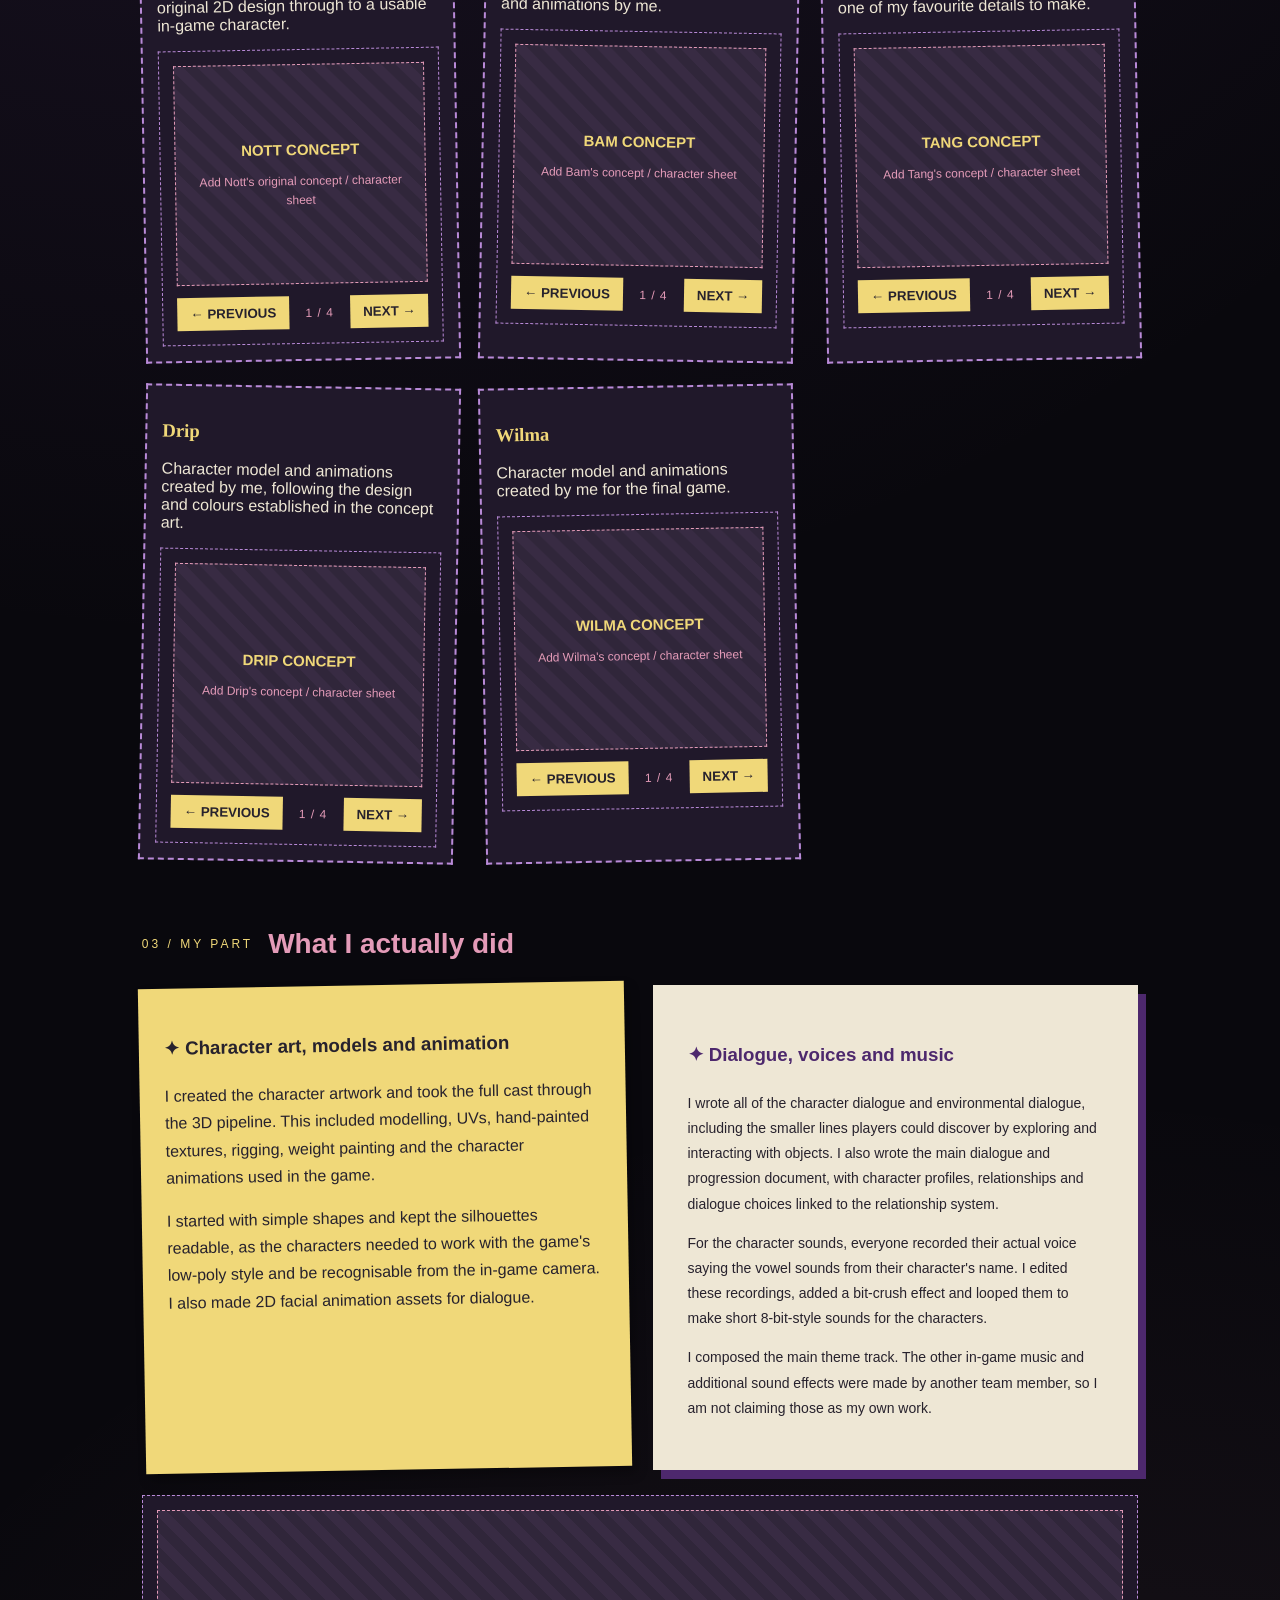
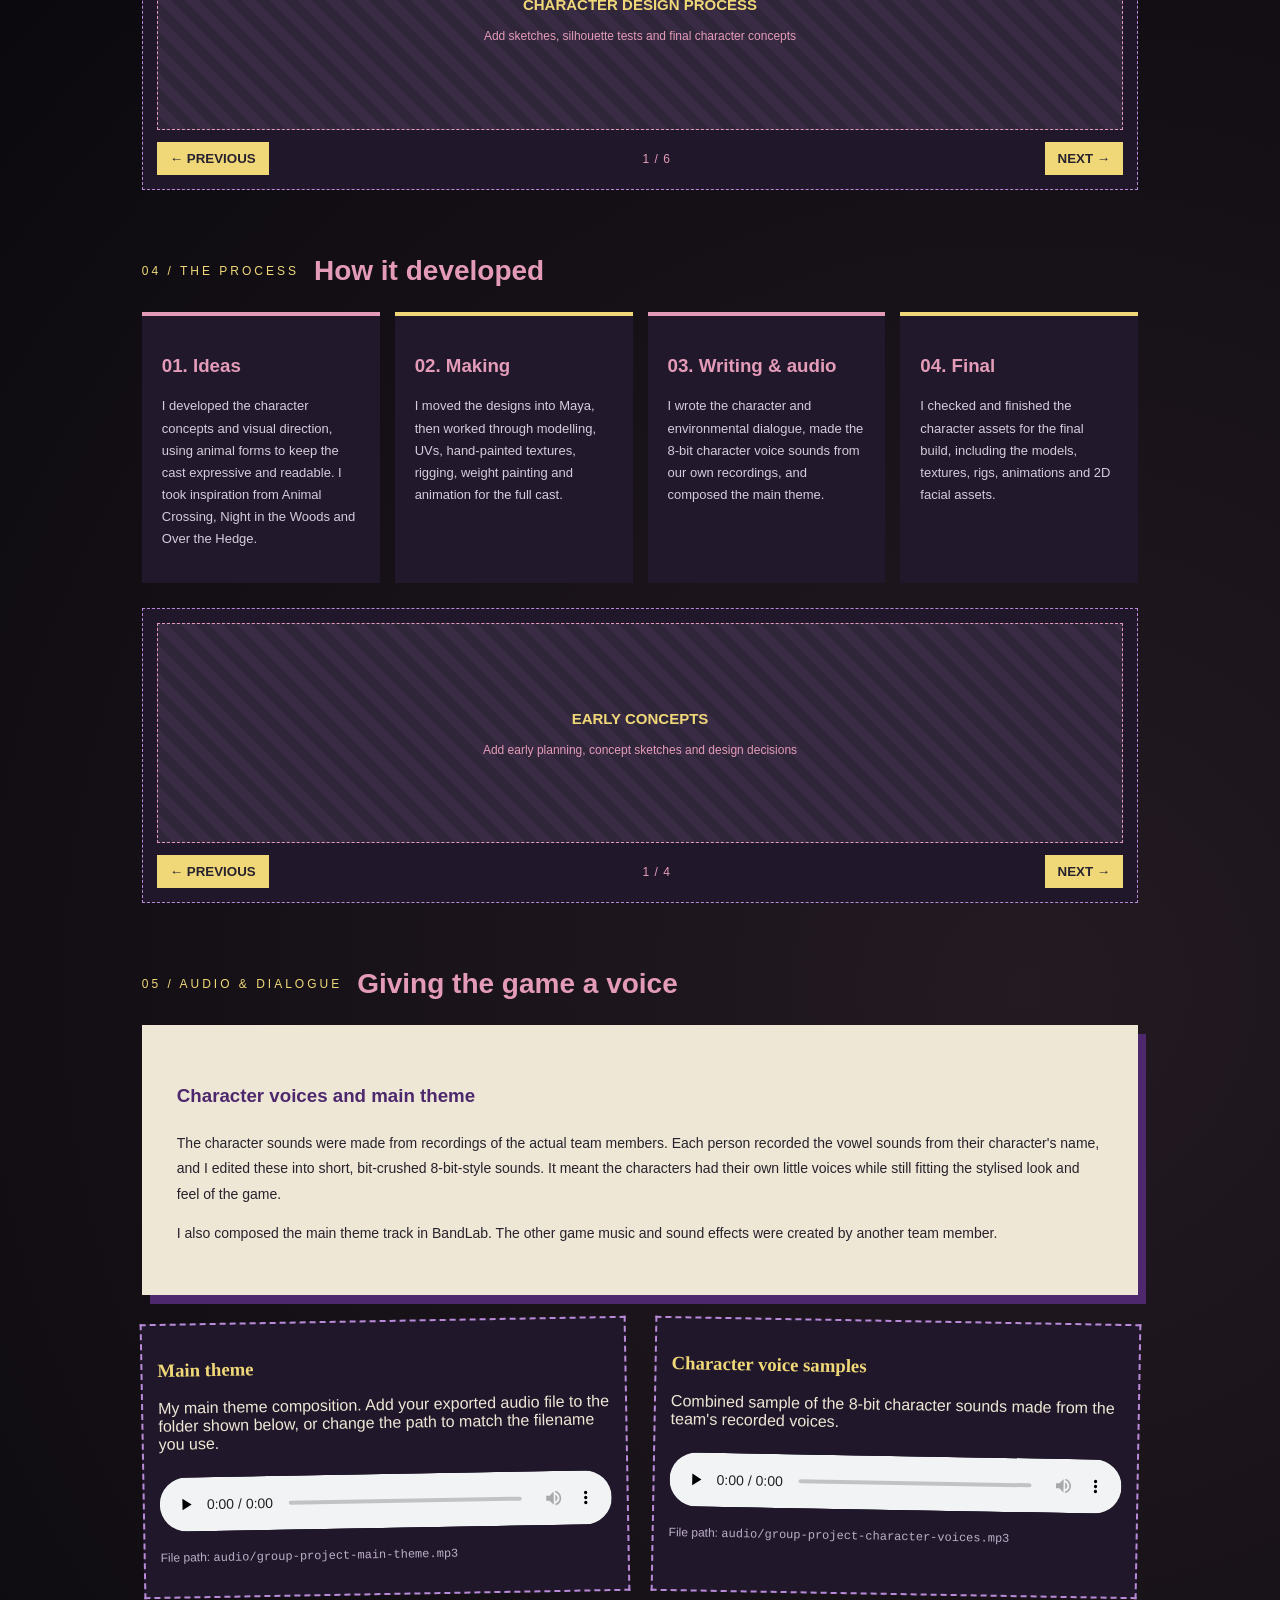
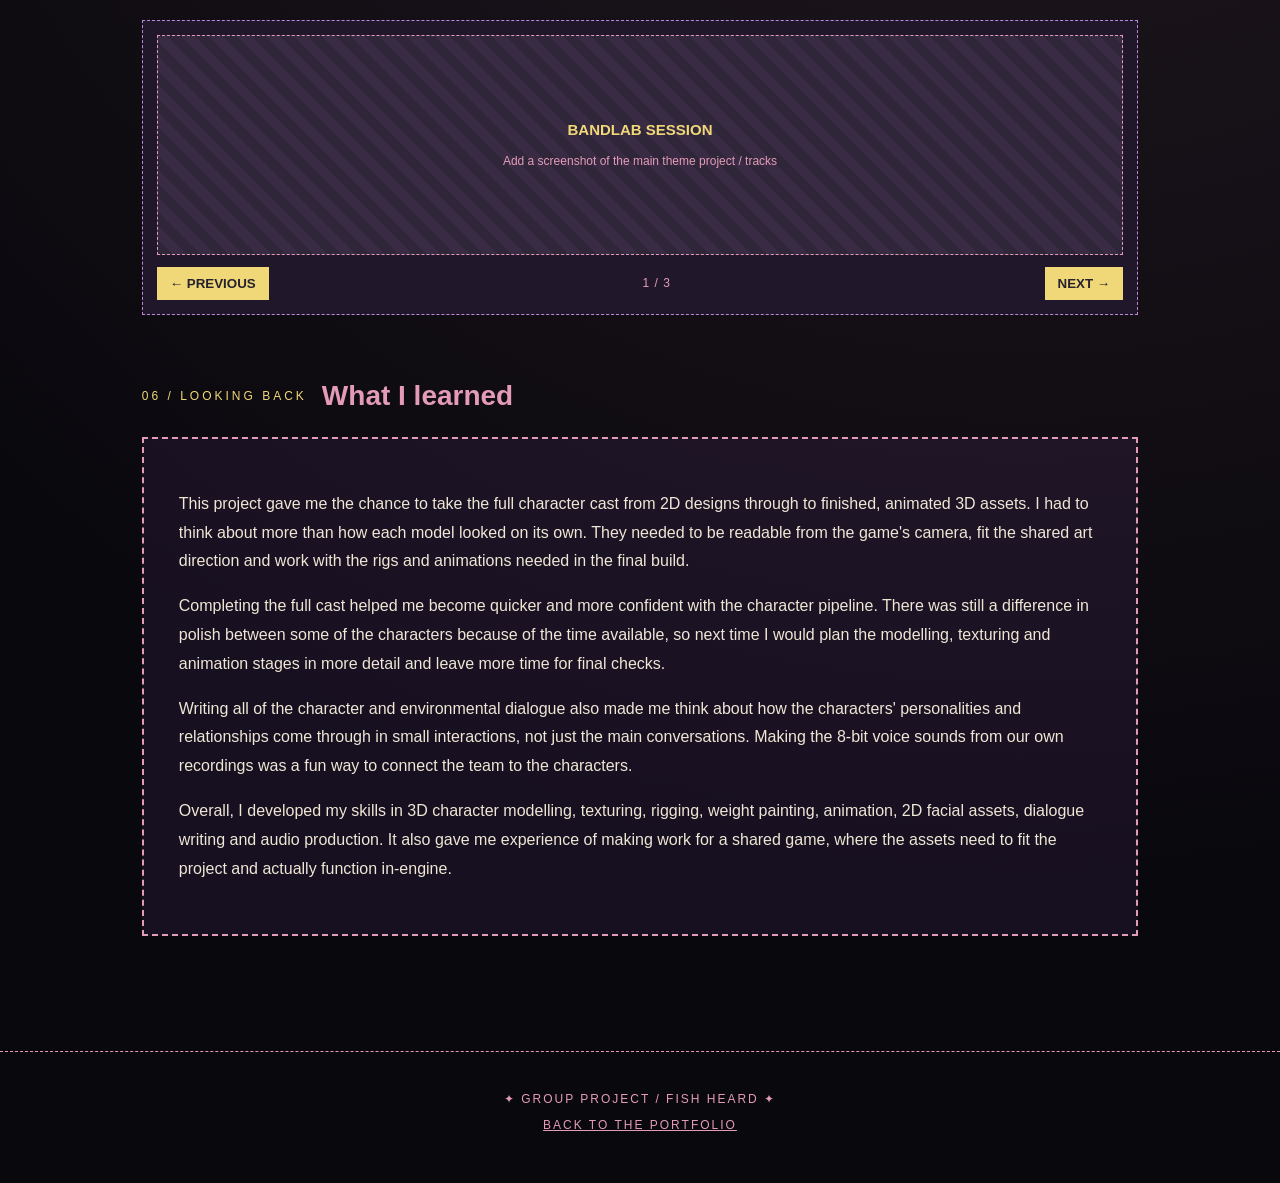
<file: group-project.html>
<!DOCTYPE html>
<html lang="en">
<head>
<meta charset="UTF-8">
<meta name="viewport" content="width=device-width, initial-scale=1.0">
<title>Group Project | Fish Heard</title>

<style>
:root {
    --black:#09080d;
    --purple:#7b4ca8;
    --purple-light:#b98ad8;
    --purple-dark:#4d286d;
    --paper:#eee7d5;
    --yellow:#f0d879;
    --pink:#e49bb8;
    --ink:#27222d;
}
* {box-sizing:border-box;}
html {scroll-behavior:smooth;}
body {
    margin:0;
    background:
        radial-gradient(circle at 20% 10%,rgba(123,76,168,.22),transparent 30%),
        radial-gradient(circle at 80% 70%,rgba(228,155,184,.12),transparent 35%),
        var(--black);
    color:var(--paper);
    font-family:"Trebuchet MS",Arial,sans-serif;
}
a {color:inherit;}
.top-nav {
    padding:18px 7%;
    display:flex;
    justify-content:space-between;
    border-bottom:1px dashed var(--pink);
    background:#100d16;
}
.back-button {
    text-decoration:none;color:var(--yellow);
    letter-spacing:2px;font-size:12px;
}
.nav-label {color:var(--pink);font-size:11px;letter-spacing:2px;}
.hero {
    position:relative;overflow:hidden;padding:100px 8%;
    background:linear-gradient(130deg,rgba(123,76,168,.4),transparent 65%),#17121e;
    border-bottom:4px solid var(--yellow);
}
.hero-inner {max-width:850px;margin:auto;}
.small-label {color:var(--yellow);letter-spacing:4px;font-size:12px;}
.hero h1 {
    font-size:clamp(55px,10vw,110px);line-height:.9;
    margin:25px 0;color:var(--paper);text-shadow:5px 5px 0 var(--purple-dark);
}
.hero-subtitle {
    font-family:"Segoe Print","Comic Sans MS",cursive;
    color:var(--pink);font-size:23px;
}
.hero-description {max-width:650px;line-height:1.9;color:#d6cbdc;}
.floating-note {
    position:absolute;padding:20px;width:150px;min-height:120px;
    color:var(--ink);background:var(--yellow);
    font-family:"Segoe Print","Comic Sans MS",cursive;font-size:14px;
    text-align:center;box-shadow:4px 7px 12px rgba(0,0,0,.4);
    transform:rotate(8deg);
}
.note-one {right:12%;top:18%;}
.note-two {right:25%;bottom:8%;background:var(--pink);transform:rotate(-7deg);}
.paper-corner {
    position:absolute;right:0;bottom:0;border-style:solid;
    border-width:0 0 100px 100px;
    border-color:transparent transparent var(--yellow) transparent;
}
main {max-width:1150px;margin:auto;padding:50px 6%;}
.section {position:relative;margin:65px 0;scroll-margin-top:30px;}
.section-heading {display:flex;align-items:center;gap:15px;margin-bottom:25px;flex-wrap:wrap;}
.section-heading h2 {font-size:28px;color:var(--pink);margin:0;}
.section-heading span {color:var(--yellow);font-size:12px;letter-spacing:3px;}
.paper {
    background:var(--paper);color:var(--ink);padding:35px;
    box-shadow:8px 9px 0 var(--purple-dark);line-height:1.8;
}
.paper h3 {color:var(--purple-dark);}
.paper p {font-size:14px;}
.paper li {font-size:14px;margin:7px 0;}
.sticky {
    background:var(--yellow);color:var(--ink);padding:25px;
    box-shadow:4px 7px 12px rgba(0,0,0,.3);
    transform:rotate(-1deg);line-height:1.7;
}
.sticky.pink {background:var(--pink);transform:rotate(1.5deg);}
.sticky.purple {background:var(--purple-light);transform:rotate(-1deg);}
.grid {display:grid;grid-template-columns:repeat(2,1fr);gap:25px;}
.character-grid {display:grid;grid-template-columns:repeat(3,1fr);gap:25px;}
.character-card {
    background:#20182a;border:2px dashed var(--purple-light);
    padding:15px;transform:rotate(-1deg);transition:.3s;
}
.character-card:nth-child(even) {transform:rotate(1deg);}
.character-card:hover {transform:rotate(0) translateY(-7px);}
.character-card h3 {
    color:var(--yellow);font-family:"Segoe Print","Comic Sans MS",cursive;
}
.image-placeholder {
    min-height:200px;display:flex;flex-direction:column;
    justify-content:center;align-items:center;text-align:center;
    padding:20px;
    background:repeating-linear-gradient(45deg,#30263a,#30263a 10px,#382b43 10px,#382b43 20px);
    border:1px dashed var(--pink);color:var(--pink);
    font-size:12px;line-height:1.6;
}
.image-placeholder img {width:100%;height:100%;object-fit:contain;}
.image-placeholder strong {font-size:15px;margin-bottom:10px;color:var(--yellow);}
.process {display:grid;grid-template-columns:repeat(4,1fr);gap:15px;}
.process-card {padding:20px;background:#21192b;border-top:4px solid var(--pink);}
.process-card:nth-child(even) {border-color:var(--yellow);}
.process-card h3 {color:var(--pink);}
.process-card p {font-size:13px;line-height:1.7;color:#d6cbdc;}
.tag {
    display:inline-block;margin:5px 3px;padding:5px 9px;
    background:var(--purple-dark);color:var(--paper);font-size:10px;
}
.button {
    display:inline-block;padding:13px 22px;background:var(--yellow);
    color:var(--ink);text-decoration:none;font-weight:bold;
    font-size:12px;letter-spacing:2px;border:0;cursor:pointer;
}
.button:hover {background:var(--pink);}
.reflection {
    padding:35px;border:2px dashed var(--pink);
    background:rgba(123,76,168,.12);line-height:1.8;
}
.timeline-entry {
    display:grid;grid-template-columns:150px 1fr;gap:25px;
    margin:22px 0;align-items:start;
}
.timeline-label {
    color:var(--yellow);font-size:12px;letter-spacing:2px;
    border-left:3px solid var(--pink);padding:10px 0 10px 14px;
}
.timeline-content {
    background:#21192b;border:1px solid rgba(185,138,216,.45);
    padding:22px 25px;line-height:1.8;
}
.timeline-content h3 {color:var(--pink);margin:0 0 10px;}
.timeline-content p {font-size:14px;color:#d6cbdc;}
details.gallery {
    background:#20182a;border:1px dashed var(--purple-light);
    margin:14px 0;padding:0 20px;
}
details.gallery summary {
    cursor:pointer;list-style:none;padding:18px 30px 18px 0;
    color:var(--yellow);font-weight:bold;position:relative;
}
details.gallery summary::-webkit-details-marker {display:none;}
details.gallery summary:after {content:"+";position:absolute;right:0;font-size:22px;color:var(--pink);}
details.gallery[open] summary:after {content:"−";}
.gallery-content {padding:0 0 22px;}
.slideshow {position:relative;background:#17121e;border:1px dashed var(--purple-light);padding:14px;margin-top:12px;}
.slide {display:none;}
.slide.active {display:block;}
.slide .image-placeholder {min-height:260px;}
.slide img {display:block;width:100%;max-height:520px;object-fit:contain;background:#100d16;}
.slide-caption {color:#d6cbdc;font-size:12px;line-height:1.6;margin:10px 2px 0;}
.slide-controls {display:flex;align-items:center;justify-content:space-between;gap:12px;margin-top:12px;flex-wrap:wrap;}
.slide-controls button {background:var(--yellow);color:var(--ink);border:0;padding:9px 14px;font-weight:bold;cursor:pointer;}
.slide-controls button:hover {background:var(--pink);}
.slide-count {color:var(--pink);font-size:12px;letter-spacing:1px;}
.audio-placeholder {display:block;width:100%;margin-top:12px;}
.audio-placeholder audio {width:100%;}
.gallery-content p {color:#d6cbdc;font-size:13px;line-height:1.7;}
.gallery-grid {display:grid;grid-template-columns:repeat(3,1fr);gap:12px;}
.gallery-grid .image-placeholder {min-height:150px;}
.audio-list {display:grid;grid-template-columns:repeat(2,1fr);gap:18px;}
.audio-card {background:#21192b;padding:20px;border-top:3px solid var(--pink);}
.audio-card h3 {color:var(--yellow);margin-top:0;}
.audio-card p {font-size:13px;color:#d6cbdc;line-height:1.7;}
audio {width:100%;margin-top:8px;}
.slideshow {background:#20182a;border:1px dashed var(--purple-light);padding:14px;margin-top:12px;}
.slide {display:none;}
.slide.active {display:block;}
.slide .image-placeholder {min-height:220px;}
.slide-controls {display:flex;justify-content:space-between;align-items:center;gap:10px;margin-top:12px;flex-wrap:wrap;}
.slide-controls button {background:var(--yellow);color:var(--ink);border:0;padding:9px 13px;font-weight:bold;cursor:pointer;}
.slide-controls button:hover {background:var(--pink);}
.slide-count {color:var(--pink);font-size:12px;letter-spacing:1px;}
.small-note {font-size:12px;color:#bcaec8;line-height:1.7;}

.small-note {font-size:12px;color:#bcaec8;line-height:1.7;}
footer {
    text-align:center;padding:40px;color:var(--pink);
    border-top:1px dashed var(--pink);font-size:12px;letter-spacing:2px;
}
@media(max-width:750px) {
    .floating-note {display:none;}
    .grid,.character-grid,.audio-list {grid-template-columns:1fr;}
    .process {grid-template-columns:1fr 1fr;}
    .gallery-grid {grid-template-columns:1fr 1fr;}
    .timeline-entry {grid-template-columns:1fr;gap:8px;}
    .hero {padding:70px 7%;}
}
@media(max-width:450px) {
    .process,.gallery-grid {grid-template-columns:1fr;}
    .paper {padding:24px;}
}
</style>

<style id="global-image-zoom-css">
/* Image zoom: normal image appearance and layout remain unchanged. */
img { cursor: zoom-in; }
#globalImageZoom {
    position: fixed;
    inset: 0;
    z-index: 2147483647;
    display: none;
    align-items: center;
    justify-content: center;
    box-sizing: border-box;
    padding: 4vh 4vw;
    background: rgba(0,0,0,.94);
    cursor: zoom-out;
}
#globalImageZoom.is-visible { display: flex; }
#globalImageZoom img {
    display: block;
    max-width: 92vw;
    max-height: 92vh;
    width: auto;
    height: auto;
    object-fit: contain;
    cursor: zoom-out;
}
#globalImageZoom button {
    position: absolute;
    top: 12px;
    right: 20px;
    border: 0;
    padding: 8px 14px;
    color: #fff;
    background: transparent;
    font: 38px/1 Arial, sans-serif;
    cursor: pointer;
}
</style>

</head>

<body>
<nav class="top-nav">
    <a class="back-button" href="index.html">← BACK TO PORTFOLIO</a>
    <span class="nav-label">PROJECT / 02</span>
</nav>

<header class="hero">
    <div class="hero-inner">
        <span class="small-label">UNIVERSITY GROUP PROJECT</span>
        <h1>GROUP<br>PROJECT</h1>
        <div class="hero-subtitle">Making a game is easier when everyone agrees.</div>
        <p class="hero-description">
            A narrative-driven management game about a group of university students trying to make a game together.
            Players balance tasks, time, personal needs and relationships, with their choices shaping how the project
            and the team turn out. This page documents the work I contributed across character art, 3D modelling,
            animation, dialogue and audio.
        </p>
        <a href="#overview" class="button">TAKE A LOOK ↓</a>
    </div>
    <div class="floating-note note-one">REMEMBER TO<br>COMMUNICATE!!! ✦</div>
    <div class="floating-note note-two">THIS WAS<br>DEFINITELY<br>THE PLAN.</div>
    <div class="paper-corner"></div>
</header>

<main>

<section class="section" id="overview">
    <div class="section-heading"><span>01 / THE BRIEF</span><h2>What's the project?</h2></div>
    <div class="paper">
        <h3>A game made together</h3>
        <p>Group Project is a narrative-driven management game where the player takes the role of a student leading a university game-development team. The gameplay is built around balancing time, simplified production tasks, personal needs and relationships. Choices affect both the project and the team's morale, with failure coming from neglected work or relationships breaking down.</p>
        <p>We wanted to make something aimed at late-teen and young-adult players, especially students and creatives. It is more about the emotional reality of trying to work together than being a complicated management simulator.</p>
        <p>My main contributions were the full character art pipeline (concepts, models, textures, rigs and animations), all character and environmental dialogue, the 8-bit character voice sounds, and the main theme track. I have kept the team contributions separate where someone else made the work.</p>
        <span class="tag">CHARACTER ART</span><span class="tag">3D MODELLING</span><span class="tag">ANIMATION</span><span class="tag">DIALOGUE</span><span class="tag">AUDIO</span>
    </div>
</section>

<section class="section" id="cast">
    <div class="section-heading"><span>02 / THE CAST</span><h2>Meet the characters</h2></div>
    <p class="small-note">I made all of the character models and animations. Each card has its own little slideshow, so you can add concepts, model views and in-game images without having everything on the page at once.</p>
    <div class="character-grid">
        <article class="character-card">
            <h3>Nott</h3><p>The player character. I created the model and animations, taking the original 2D design through to a usable in-game character.</p>
            <div class="slideshow" data-slideshow><div class="slide active"><div class="image-placeholder"><strong>NOTT CONCEPT</strong>Add Nott's original concept / character sheet</div></div><div class="slide"><div class="image-placeholder"><strong>NOTT MODEL</strong>Add front, side or three-quarter model views</div></div><div class="slide"><div class="image-placeholder"><strong>NOTT IN-GAME</strong>Add Nott in the Unity build</div></div><div class="slide"><div class="image-placeholder"><strong>NOTT ANIMATION</strong>Add an idle animation GIF or video still</div></div><div class="slide-controls"><button type="button" data-prev>← PREVIOUS</button><span class="slide-count">1 / 4</span><button type="button" data-next>NEXT →</button></div></div>
        </article>
        <article class="character-card">
            <h3>Bam</h3><p>One of the characters the player meets and builds a relationship with. Model and animations by me.</p>
            <div class="slideshow" data-slideshow><div class="slide active"><div class="image-placeholder"><strong>BAM CONCEPT</strong>Add Bam's concept / character sheet</div></div><div class="slide"><div class="image-placeholder"><strong>BAM MODEL</strong>Add model views</div></div><div class="slide"><div class="image-placeholder"><strong>BAM IN-GAME</strong>Add an in-game screenshot</div></div><div class="slide"><div class="image-placeholder"><strong>BAM ANIMATION</strong>Add an animation GIF or video still</div></div><div class="slide-controls"><button type="button" data-prev>← PREVIOUS</button><span class="slide-count">1 / 4</span><button type="button" data-next>NEXT →</button></div></div>
        </article>
        <article class="character-card">
            <h3>Tang</h3><p>I modelled and animated Tang using the same overall style. Her bow was one of my favourite details to make.</p>
            <div class="slideshow" data-slideshow><div class="slide active"><div class="image-placeholder"><strong>TANG CONCEPT</strong>Add Tang's concept / character sheet</div></div><div class="slide"><div class="image-placeholder"><strong>TANG MODEL</strong>Add model views and bow detail</div></div><div class="slide"><div class="image-placeholder"><strong>TANG IN-GAME</strong>Add an in-game screenshot</div></div><div class="slide"><div class="image-placeholder"><strong>TANG ANIMATION</strong>Add an animation GIF or video still</div></div><div class="slide-controls"><button type="button" data-prev>← PREVIOUS</button><span class="slide-count">1 / 4</span><button type="button" data-next>NEXT →</button></div></div>
        </article>
        <article class="character-card">
            <h3>Drip</h3><p>Character model and animations created by me, following the design and colours established in the concept art.</p>
            <div class="slideshow" data-slideshow><div class="slide active"><div class="image-placeholder"><strong>DRIP CONCEPT</strong>Add Drip's concept / character sheet</div></div><div class="slide"><div class="image-placeholder"><strong>DRIP MODEL</strong>Add model views and details</div></div><div class="slide"><div class="image-placeholder"><strong>DRIP IN-GAME</strong>Add an in-game screenshot</div></div><div class="slide"><div class="image-placeholder"><strong>DRIP ANIMATION</strong>Add an animation GIF or video still</div></div><div class="slide-controls"><button type="button" data-prev>← PREVIOUS</button><span class="slide-count">1 / 4</span><button type="button" data-next>NEXT →</button></div></div>
        </article>
        <article class="character-card">
            <h3>Wilma</h3><p>Character model and animations created by me for the final game.</p>
            <div class="slideshow" data-slideshow><div class="slide active"><div class="image-placeholder"><strong>WILMA CONCEPT</strong>Add Wilma's concept / character sheet</div></div><div class="slide"><div class="image-placeholder"><strong>WILMA MODEL</strong>Add model views</div></div><div class="slide"><div class="image-placeholder"><strong>WILMA IN-GAME</strong>Add an in-game screenshot</div></div><div class="slide"><div class="image-placeholder"><strong>WILMA ANIMATION</strong>Add an animation GIF or video still</div></div><div class="slide-controls"><button type="button" data-prev>← PREVIOUS</button><span class="slide-count">1 / 4</span><button type="button" data-next>NEXT →</button></div></div>
        </article>
    </div>
</section>

<section class="section" id="my-work">
    <div class="section-heading"><span>03 / MY PART</span><h2>What I actually did</h2></div>
    <div class="grid">
        <div class="sticky">
            <h3>✦ Character art, models and animation</h3>
            <p>I created the character artwork and took the full cast through the 3D pipeline. This included modelling, UVs, hand-painted textures, rigging, weight painting and the character animations used in the game.</p>
            <p>I started with simple shapes and kept the silhouettes readable, as the characters needed to work with the game's low-poly style and be recognisable from the in-game camera. I also made 2D facial animation assets for dialogue.</p>
        </div>
        <div class="paper">
            <h3>✦ Dialogue, voices and music</h3>
            <p>I wrote all of the character dialogue and environmental dialogue, including the smaller lines players could discover by exploring and interacting with objects. I also wrote the main dialogue and progression document, with character profiles, relationships and dialogue choices linked to the relationship system.</p>
            <p>For the character sounds, everyone recorded their actual voice saying the vowel sounds from their character's name. I edited these recordings, added a bit-crush effect and looped them to make short 8-bit-style sounds for the characters.</p>
            <p>I composed the main theme track. The other in-game music and additional sound effects were made by another team member, so I am not claiming those as my own work.</p>
        </div>
    </div>
    <div class="slideshow" data-slideshow style="margin-top:25px">
        <div class="slide active"><div class="image-placeholder"><strong>CHARACTER DESIGN PROCESS</strong>Add sketches, silhouette tests and final character concepts</div></div>
        <div class="slide"><div class="image-placeholder"><strong>MODELLING PROCESS</strong>Add Maya screenshots showing blockouts and model development</div></div>
        <div class="slide"><div class="image-placeholder"><strong>UVS & TEXTURES</strong>Add UV layouts and hand-painted texture sheets</div></div>
        <div class="slide"><div class="image-placeholder"><strong>RIGGING & WEIGHT PAINT</strong>Add rig and weight-paint screenshots</div></div>
        <div class="slide"><div class="image-placeholder"><strong>ANIMATION</strong>Add animation timelines, key poses or GIFs</div></div>
        <div class="slide"><div class="image-placeholder"><strong>2D FACIAL ANIMATION</strong>Add expression sheets / dialogue facial frames</div></div>
        <div class="slide-controls"><button type="button" data-prev>← PREVIOUS</button><span class="slide-count">1 / 6</span><button type="button" data-next>NEXT →</button></div>
    </div>
</section>

<section class="section" id="process">
    <div class="section-heading"><span>04 / THE PROCESS</span><h2>How it developed</h2></div>
    <div class="process">
        <article class="process-card"><h3>01. Ideas</h3><p>I developed the character concepts and visual direction, using animal forms to keep the cast expressive and readable. I took inspiration from Animal Crossing, Night in the Woods and Over the Hedge.</p></article>
        <article class="process-card"><h3>02. Making</h3><p>I moved the designs into Maya, then worked through modelling, UVs, hand-painted textures, rigging, weight painting and animation for the full cast.</p></article>
        <article class="process-card"><h3>03. Writing & audio</h3><p>I wrote the character and environmental dialogue, made the 8-bit character voice sounds from our own recordings, and composed the main theme.</p></article>
        <article class="process-card"><h3>04. Final</h3><p>I checked and finished the character assets for the final build, including the models, textures, rigs, animations and 2D facial assets.</p></article>
    </div>
    <div class="slideshow" data-slideshow style="margin-top:25px">
        <div class="slide active"><div class="image-placeholder"><strong>EARLY CONCEPTS</strong>Add early planning, concept sketches and design decisions</div></div>
        <div class="slide"><div class="image-placeholder"><strong>MODEL DEVELOPMENT</strong>Add progress screenshots from Maya</div></div>
        <div class="slide"><div class="image-placeholder"><strong>IN-ENGINE TESTING</strong>Add screenshots of the characters in Unity</div></div>
        <div class="slide"><div class="image-placeholder"><strong>FINAL GAME</strong>Add final screenshots or footage stills</div></div>
        <div class="slide-controls"><button type="button" data-prev>← PREVIOUS</button><span class="slide-count">1 / 4</span><button type="button" data-next>NEXT →</button></div>
    </div>
</section>

<section class="section" id="audio">
    <div class="section-heading"><span>05 / AUDIO & DIALOGUE</span><h2>Giving the game a voice</h2></div>
    <div class="paper">
        <h3>Character voices and main theme</h3>
        <p>The character sounds were made from recordings of the actual team members. Each person recorded the vowel sounds from their character's name, and I edited these into short, bit-crushed 8-bit-style sounds. It meant the characters had their own little voices while still fitting the stylised look and feel of the game.</p>
        <p>I also composed the main theme track in BandLab. The other game music and sound effects were created by another team member.</p>
    </div>
    <div class="grid" style="margin-top:25px">
        <div class="character-card">
            <h3>Main theme</h3>
            <p>My main theme composition. Add your exported audio file to the folder shown below, or change the path to match the filename you use.</p>
            <audio controls preload="none"><source src="audio/group-project-main-theme.mp3" type="audio/mpeg">Your browser does not support the audio player.</audio>
            <p class="small-note">File path: <code>audio/group-project-main-theme.mp3</code></p>
        </div>
        <div class="character-card">
            <h3>Character voice samples</h3>
            <p>Combined sample of the 8-bit character sounds made from the team's recorded voices.</p>
            <audio controls preload="none"><source src="audio/group-project-character-voices.mp3" type="audio/mpeg">Your browser does not support the audio player.</audio>
            <p class="small-note">File path: <code>audio/group-project-character-voices.mp3</code></p>
        </div>
    </div>
    <div class="slideshow" data-slideshow style="margin-top:25px">
        <div class="slide active"><div class="image-placeholder"><strong>BANDLAB SESSION</strong>Add a screenshot of the main theme project / tracks</div></div>
        <div class="slide"><div class="image-placeholder"><strong>CHARACTER VOICE PROCESS</strong>Add screenshots of the raw recordings and bit-crush editing</div></div>
        <div class="slide"><div class="image-placeholder"><strong>INDIVIDUAL CHARACTER CLIPS</strong>Add a screenshot or cover image for individual voice samples</div></div>
        <div class="slide-controls"><button type="button" data-prev>← PREVIOUS</button><span class="slide-count">1 / 3</span><button type="button" data-next>NEXT →</button></div>
    </div>
</section>

<section class="section">
    <div class="section-heading"><span>06 / LOOKING BACK</span><h2>What I learned</h2></div>
    <div class="reflection">
        <p>This project gave me the chance to take the full character cast from 2D designs through to finished, animated 3D assets. I had to think about more than how each model looked on its own. They needed to be readable from the game's camera, fit the shared art direction and work with the rigs and animations needed in the final build.</p>
        <p>Completing the full cast helped me become quicker and more confident with the character pipeline. There was still a difference in polish between some of the characters because of the time available, so next time I would plan the modelling, texturing and animation stages in more detail and leave more time for final checks.</p>
        <p>Writing all of the character and environmental dialogue also made me think about how the characters' personalities and relationships come through in small interactions, not just the main conversations. Making the 8-bit voice sounds from our own recordings was a fun way to connect the team to the characters.</p>
        <p>Overall, I developed my skills in 3D character modelling, texturing, rigging, weight painting, animation, 2D facial assets, dialogue writing and audio production. It also gave me experience of making work for a shared game, where the assets need to fit the project and actually function in-engine.</p>
    </div>
</section>

</main>

<footer>
    ✦ GROUP PROJECT / FISH HEARD ✦
    <p><a href="index.html">BACK TO THE PORTFOLIO</a></p>
</footer>

<script>
document.querySelectorAll('[data-slideshow]').forEach(function(show) {
    const slides = Array.from(show.querySelectorAll('.slide'));
    const previous = show.querySelector('[data-prev]');
    const next = show.querySelector('[data-next]');
    const count = show.querySelector('.slide-count');
    let current = 0;
    function displaySlide(index) {
        current = (index + slides.length) % slides.length;
        slides.forEach(function(slide, i) { slide.classList.toggle('active', i === current); });
        if (count) count.textContent = (current + 1) + ' / ' + slides.length;
    }
    if (previous) previous.addEventListener('click', function() { displaySlide(current - 1); });
    if (next) next.addEventListener('click', function() { displaySlide(current + 1); });
    displaySlide(0);
});
</script>

<script>
document.querySelectorAll('[data-slideshow]').forEach(function(show) {
    const slides = Array.from(show.querySelectorAll('.slide'));
    const previous = show.querySelector('[data-prev]');
    const next = show.querySelector('[data-next]');
    const count = show.querySelector('.slide-count');
    let current = 0;
    function displaySlide(index) {
        current = (index + slides.length) % slides.length;
        slides.forEach(function(slide, i) { slide.classList.toggle('active', i === current); });
        if (count) count.textContent = (current + 1) + ' / ' + slides.length;
    }
    if (previous) previous.addEventListener('click', function() { displaySlide(current - 1); });
    if (next) next.addEventListener('click', function() { displaySlide(current + 1); });
    displaySlide(0);
});
</script>

<script id="global-image-zoom-js">
(function () {
    function setupGlobalImageZoom() {
        if (document.getElementById("globalImageZoom")) return;

        var overlay = document.createElement("div");
        overlay.id = "globalImageZoom";
        overlay.setAttribute("role", "dialog");
        overlay.setAttribute("aria-modal", "true");
        overlay.setAttribute("aria-label", "Enlarged image");

        var zoomImage = document.createElement("img");
        var closeButton = document.createElement("button");
        closeButton.type = "button";
        closeButton.setAttribute("aria-label", "Close enlarged image");
        closeButton.innerHTML = "&times;";
        overlay.appendChild(zoomImage);
        overlay.appendChild(closeButton);
        document.body.appendChild(overlay);

        function closeZoom() {
            overlay.classList.remove("is-visible");
            zoomImage.removeAttribute("src");
            document.body.style.overflow = "";
        }

        function openZoom(image) {
            var src = image.currentSrc || image.getAttribute("src");
            if (!src) return;
            zoomImage.src = src;
            zoomImage.alt = image.alt || "Enlarged image";
            overlay.classList.add("is-visible");
            document.body.style.overflow = "hidden";
        }

        // Window capture runs before page/gallery click handlers. Delegation means
        // images inserted later by galleries, slideshows, or scripts also work.
        window.addEventListener("click", function (event) {
            var target = event.target;
            if (!target || !target.closest) return;

            if (target.closest("#globalImageZoom")) {
                if (target === overlay || target === zoomImage || target === closeButton) {
                    closeZoom();
                }
                return;
            }

            var image = target.closest("img");
            if (!image) return;

            // Ignore images that are themselves part of the zoom overlay.
            event.preventDefault();
            event.stopImmediatePropagation();
            openZoom(image);
        }, true);

        closeButton.addEventListener("click", function (event) {
            event.preventDefault();
            closeZoom();
        });
        overlay.addEventListener("click", function (event) {
            if (event.target === overlay) closeZoom();
        });
        document.addEventListener("keydown", function (event) {
            if (event.key === "Escape" && overlay.classList.contains("is-visible")) {
                closeZoom();
            }
        });
    }

    if (document.readyState === "loading") {
        document.addEventListener("DOMContentLoaded", setupGlobalImageZoom);
    } else {
        setupGlobalImageZoom();
    }
})();
</script>

</body>
</html>
</file>
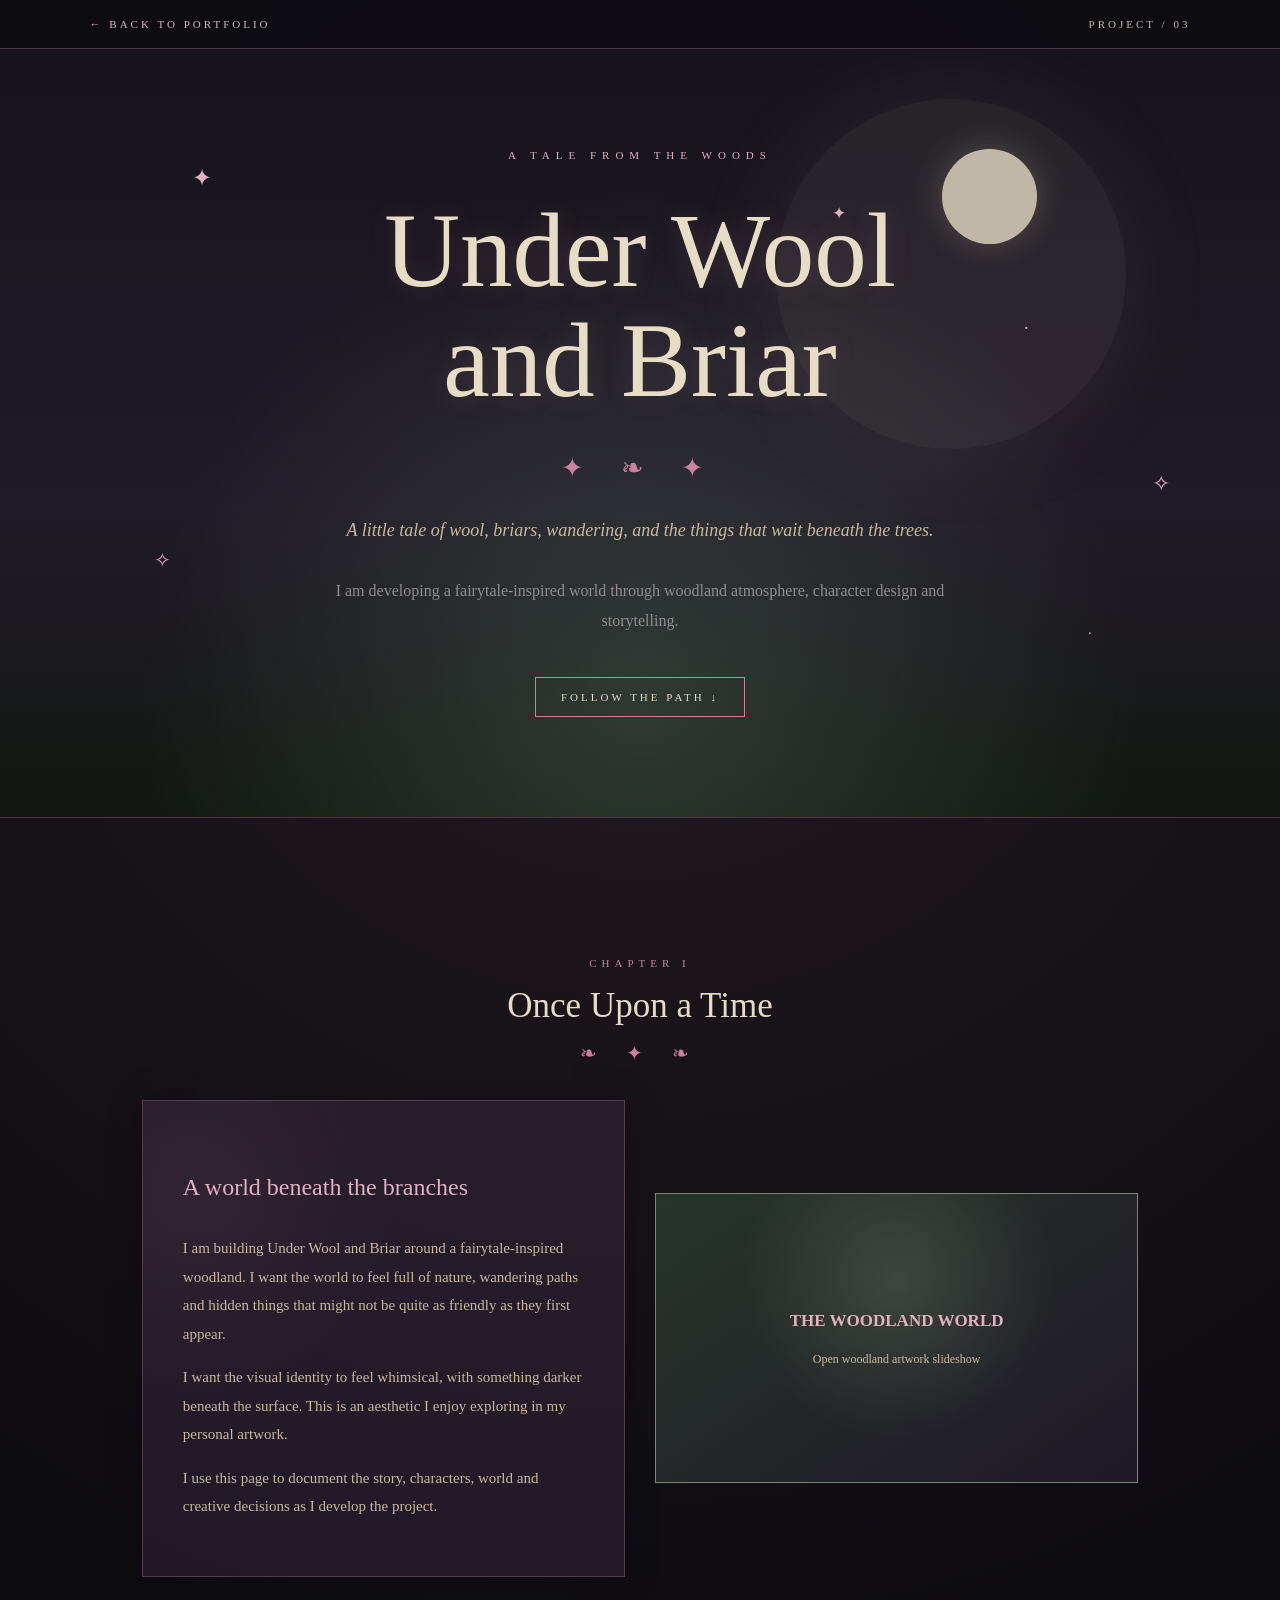
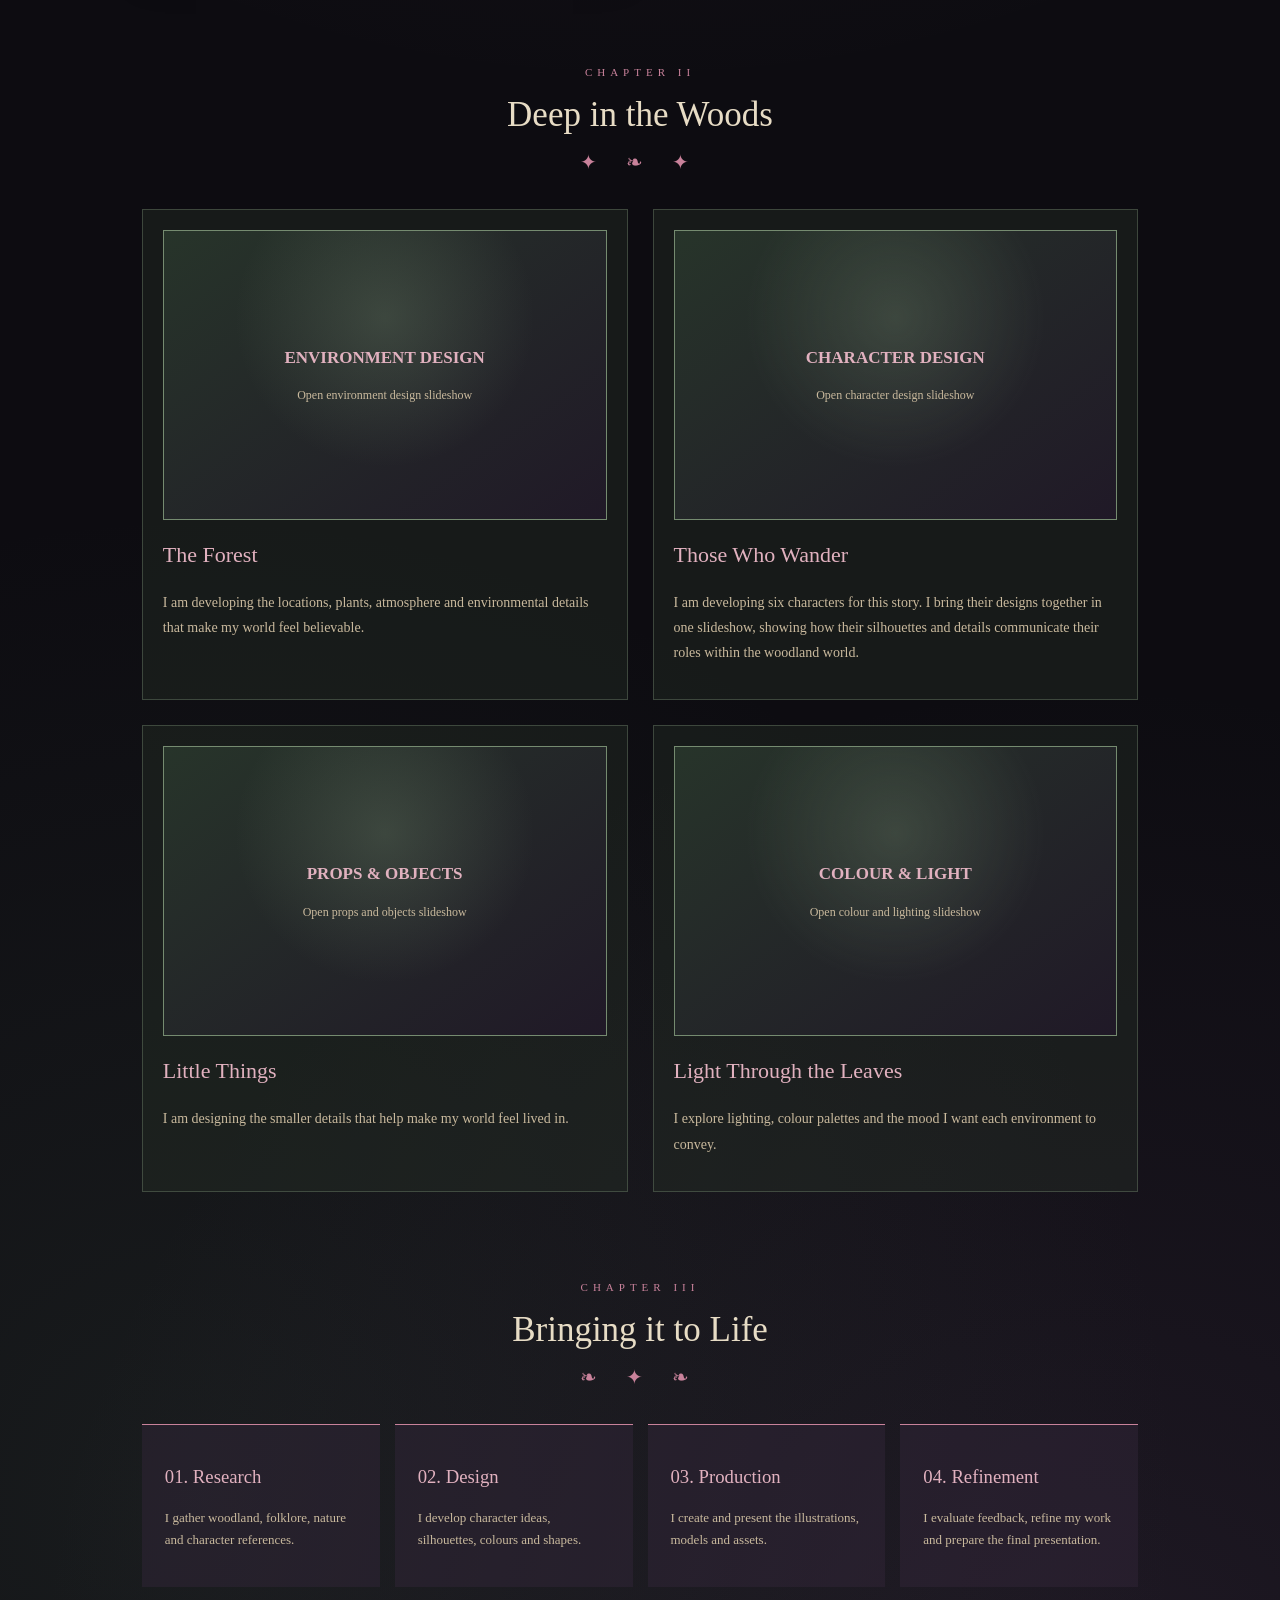
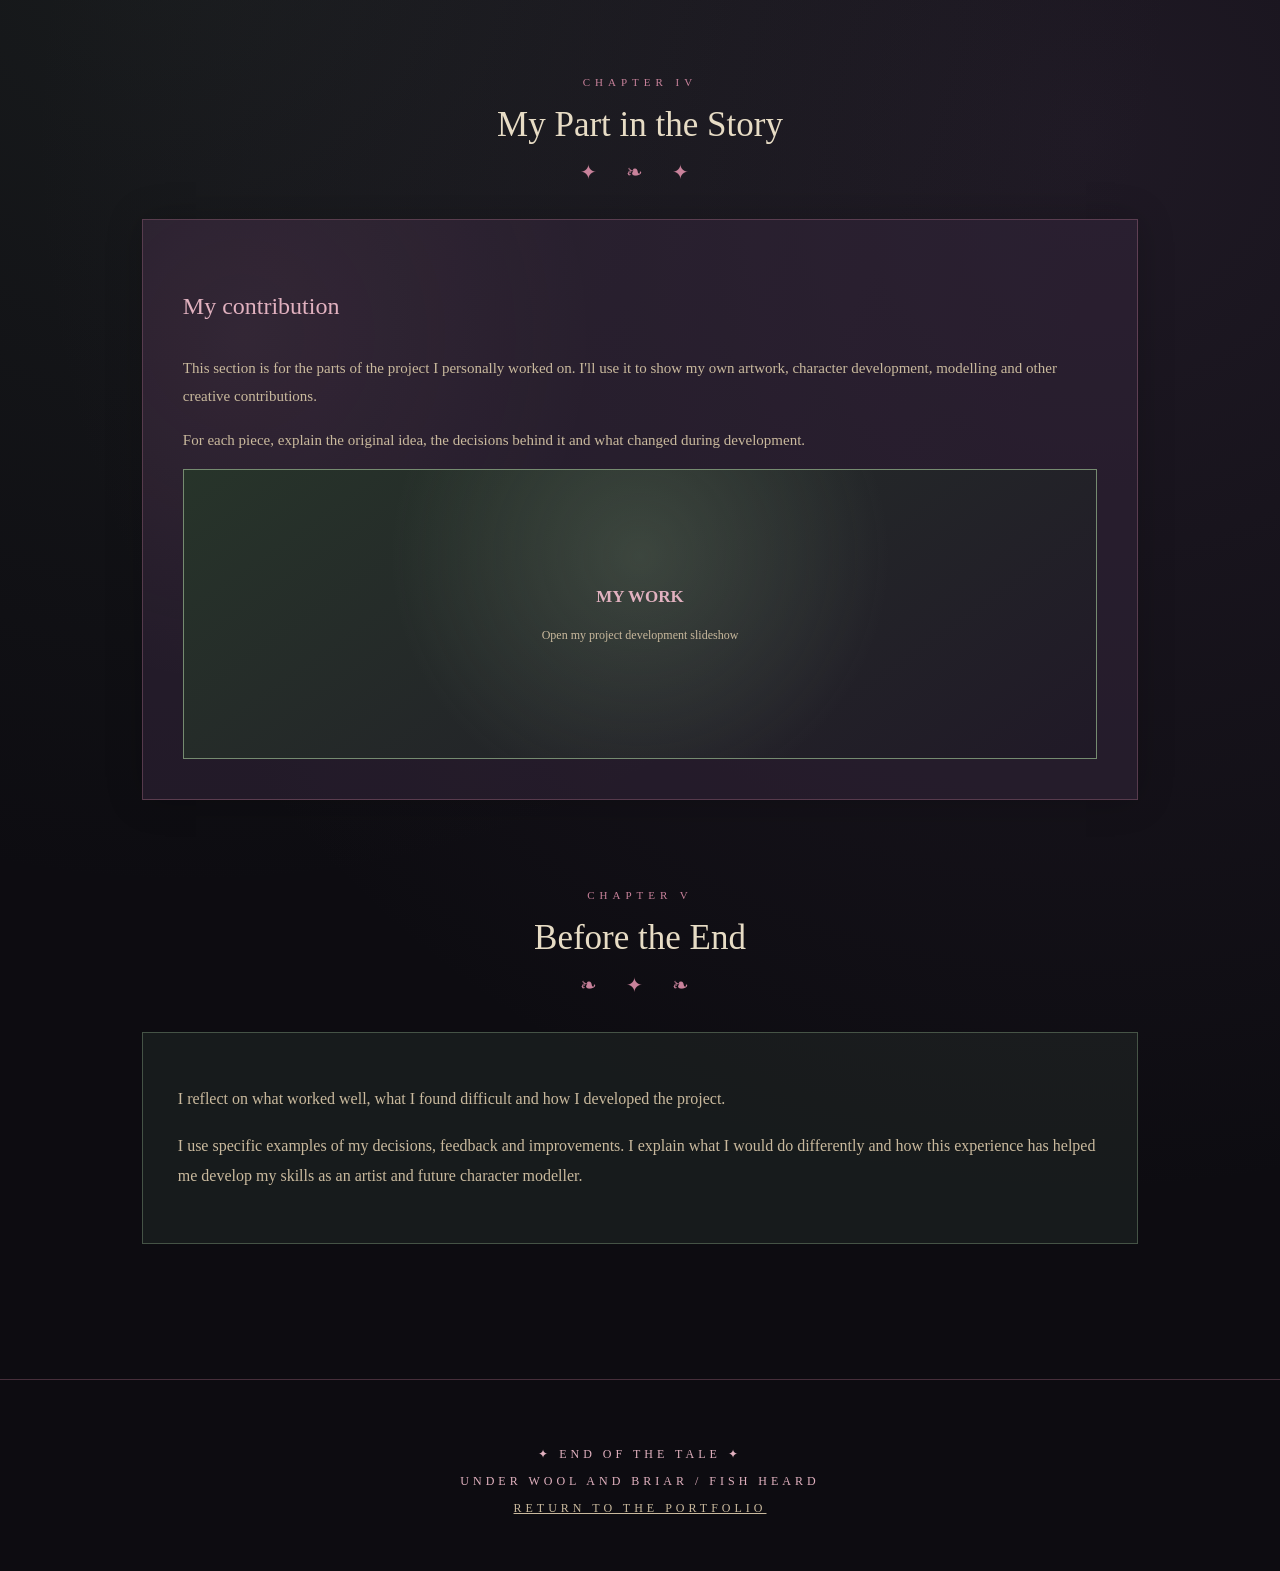
<file: under-wool-and-briar.html>
<!DOCTYPE html>
<html lang="en">
<head>
<meta charset="UTF-8">
<meta name="viewport" content="width=device-width, initial-scale=1.0">
<title>Under Wool and Briar | Fish Heard</title>

<style>
:root {
    --forest:#17141c;
    --forest-deep:#0d0c11;
    --purple:#55405f;
    --purple-dark:#34263b;
    --pink:#c9829b;
    --pink-light:#e1b1bf;
    --cream:#e7dcc5;
    --cream-dark:#c9b99d;
    --grey:#918c91;
    --green:#435449;
    --green-light:#758b70;
    --ink:#302b30;
}

* {box-sizing:border-box;}
html {scroll-behavior:smooth;}

body {
    margin:0;
    min-height:100vh;
    color:var(--cream);
    font-family:Georgia,"Times New Roman",serif;
    background:
        radial-gradient(circle at 50% 10%,rgba(201,130,155,.12),transparent 28%),
        radial-gradient(circle at 15% 65%,rgba(67,84,73,.22),transparent 30%),
        radial-gradient(circle at 85% 70%,rgba(85,64,95,.25),transparent 30%),
        var(--forest-deep);
}

a {color:inherit;}

.top-nav {
    padding:18px 7%;
    display:flex;
    justify-content:space-between;
    background:rgba(13,12,17,.9);
    border-bottom:1px solid rgba(201,130,155,.35);
}

.back-button {
    color:var(--pink-light);
    text-decoration:none;
    font-size:11px;
    letter-spacing:3px;
}

.nav-label {
    color:var(--cream-dark);
    font-size:11px;
    letter-spacing:3px;
}

.hero {
    min-height:650px;
    position:relative;
    overflow:hidden;
    display:flex;
    align-items:center;
    justify-content:center;
    text-align:center;
    padding:100px 7%;
    background:
        radial-gradient(ellipse at 50% 85%,rgba(67,84,73,.55),transparent 55%),
        linear-gradient(180deg,#17141c,#211a27 60%,#121811);
    border-bottom:1px solid rgba(201,130,155,.3);
}

.hero::before {
    content:"";
    position:absolute;
    width:350px;
    height:350px;
    border-radius:50%;
    top:50px;
    right:12%;
    background:rgba(231,220,197,.07);
    box-shadow:0 0 100px rgba(231,220,197,.08);
}

.moon {
    position:absolute;
    width:95px;
    height:95px;
    top:100px;
    right:19%;
    border-radius:50%;
    background:var(--cream);
    opacity:.8;
    box-shadow:0 0 35px rgba(231,220,197,.3);
}

.stars {
    position:absolute;
    inset:0;
    pointer-events:none;
    color:var(--pink-light);
}

.star {
    position:absolute;
    animation:twinkle 4s ease-in-out infinite alternate;
}

.star:nth-child(1) {top:15%;left:15%;font-size:24px;}
.star:nth-child(2) {top:35%;left:80%;font-size:18px;animation-delay:1s;}
.star:nth-child(3) {top:65%;left:12%;font-size:20px;animation-delay:2s;}
.star:nth-child(4) {top:75%;left:85%;font-size:15px;animation-delay:.5s;}
.star:nth-child(5) {top:20%;left:65%;font-size:17px;animation-delay:1.5s;}
.star:nth-child(6) {top:55%;left:90%;font-size:22px;animation-delay:2.5s;}

@keyframes twinkle {
    from {opacity:.25;transform:scale(.8);}
    to {opacity:1;transform:scale(1.15);}
}

.hero-inner {
    position:relative;
    z-index:2;
    max-width:850px;
}

.chapter {
    color:var(--pink-light);
    letter-spacing:6px;
    font-size:11px;
}

.hero h1 {
    font-size:clamp(55px,10vw,105px);
    font-weight:normal;
    line-height:1.05;
    color:var(--cream);
    text-shadow:0 0 25px rgba(201,130,155,.2);
    margin:35px 0;
}

.flourish {
    color:var(--pink);
    font-size:27px;
    letter-spacing:15px;
}

.hero-subtitle {
    max-width:650px;
    margin:30px auto;
    color:var(--cream-dark);
    font-style:italic;
    font-size:18px;
    line-height:1.8;
}

.hero-description {
    color:var(--grey);
    line-height:1.9;
    max-width:650px;
    margin:20px auto;
}

.button {
    display:inline-block;
    margin-top:20px;
    padding:13px 25px;
    color:var(--cream);
    text-decoration:none;
    border:1px solid var(--pink);
    letter-spacing:3px;
    font-size:11px;
    transition:.3s;
}

.button:hover {
    background:var(--purple-dark);
    box-shadow:0 0 20px rgba(201,130,155,.2);
}

main {
    max-width:1150px;
    margin:auto;
    padding:50px 6%;
}

.section {
    margin:85px 0;
    scroll-margin-top:30px;
}

.chapter-heading {
    text-align:center;
    margin-bottom:35px;
}

.chapter-heading span {
    color:var(--pink);
    letter-spacing:5px;
    font-size:11px;
}

.chapter-heading h2 {
    font-weight:normal;
    font-size:35px;
    color:var(--cream);
    margin:15px 0;
}

.ornament {
    color:var(--pink);
    letter-spacing:12px;
    font-size:20px;
}

.story-panel {
    padding:40px;
    background:
        radial-gradient(circle at 10% 20%,rgba(201,130,155,.08),transparent 35%),
        rgba(52,38,59,.55);
    border:1px solid rgba(201,130,155,.3);
    box-shadow:0 0 35px rgba(0,0,0,.2);
    line-height:1.9;
}

.story-panel h3 {
    font-weight:normal;
    color:var(--pink-light);
    font-size:24px;
}

.story-panel p {
    color:var(--cream-dark);
    font-size:15px;
}

.two-column {
    display:grid;
    grid-template-columns:1fr 1fr;
    gap:30px;
    align-items:center;
}

.image-placeholder {
    min-height:290px;
    padding:25px;
    display:flex;
    flex-direction:column;
    align-items:center;
    justify-content:center;
    text-align:center;
    background:
        radial-gradient(circle at 50% 30%,rgba(117,139,112,.3),transparent 50%),
        linear-gradient(145deg,#27342a,#201927);
    border:1px solid var(--green-light);
    color:var(--cream-dark);
    font-size:12px;
    line-height:1.8;
}

.image-placeholder strong {
    color:var(--pink-light);
    font-size:17px;
    margin-bottom:12px;
}

.image-placeholder img {
    width:100%;
    height:100%;
    object-fit:contain;
}

.grid {
    display:grid;
    grid-template-columns:repeat(2,1fr);
    gap:25px;
}

.card {
    padding:20px;
    background:rgba(39,48,39,.4);
    border:1px solid rgba(117,139,112,.4);
    transition:.3s;
}

.card:hover {
    transform:translateY(-6px);
    border-color:var(--pink);
}

.card h3 {
    color:var(--pink-light);
    font-weight:normal;
    font-size:22px;
}

.card p {
    color:var(--cream-dark);
    line-height:1.8;
    font-size:14px;
}

.process {
    display:grid;
    grid-template-columns:repeat(4,1fr);
    gap:15px;
}

.process-card {
    padding:23px;
    border-top:1px solid var(--pink);
    background:rgba(52,38,59,.45);
}

.process-card h3 {
    color:var(--pink-light);
    font-weight:normal;
}

.process-card p {
    color:var(--cream-dark);
    line-height:1.7;
    font-size:13px;
}

.tag {
    display:inline-block;
    padding:6px 10px;
    margin:4px;
    border:1px solid var(--green-light);
    color:var(--green-light);
    font-size:10px;
    letter-spacing:2px;
}

.reflection {
    padding:35px;
    background:rgba(67,84,73,.2);
    border:1px solid rgba(117,139,112,.5);
    color:var(--cream-dark);
    line-height:1.9;
}

footer {
    padding:55px 20px;
    text-align:center;
    background:#0d0c11;
    border-top:1px solid rgba(201,130,155,.3);
    color:var(--pink-light);
    letter-spacing:4px;
    font-size:12px;
}

footer a {color:var(--cream-dark);}

@media(max-width:750px) {
    .two-column,.grid {grid-template-columns:1fr;}
    .process {grid-template-columns:1fr 1fr;}
    .moon {right:5%;width:65px;height:65px;}
    .hero {min-height:550px;}
}

@media(max-width:450px) {
    .process {grid-template-columns:1fr;}
    .story-panel {padding:23px;}
}


/* Project image slideshows: keep the existing woodland styling. */
.slideshow-trigger { cursor:pointer; width:100%; font-family:inherit; }
.slideshow-trigger:hover { border-color:var(--pink); box-shadow:0 0 22px rgba(201,130,155,.16); }
.character-gallery { display:grid; grid-template-columns:repeat(3,1fr); gap:20px; margin-top:28px; }
.character-gallery .image-placeholder { min-height:220px; }
.character-gallery .character-tile { padding:0; border:0; background:none; text-align:center; color:var(--cream); }
.character-tile h3 { color:var(--pink-light); font-weight:normal; font-size:20px; margin:13px 0 0; }
.project-slideshow { position:fixed; inset:0; z-index:10000; display:none; align-items:center; justify-content:center; padding:24px; background:rgba(8,7,11,.94); overflow-y:auto; }
.project-slideshow.active { display:flex; }
.project-slideshow-panel { position:relative; width:min(100%,1000px); max-height:94vh; overflow:auto; padding:30px; background:linear-gradient(145deg,#211a27,#17141c); border:1px solid rgba(201,130,155,.5); box-shadow:0 20px 70px rgba(0,0,0,.55); text-align:center; }
.project-slideshow-close { position:absolute; top:12px; right:16px; border:1px solid var(--pink); background:transparent; color:var(--cream); font-size:27px; width:42px; height:42px; cursor:pointer; }
.project-slide-count { color:var(--pink-light); letter-spacing:3px; font-size:11px; margin:5px 0 18px; }
.project-slide-title { color:var(--cream); font-weight:normal; font-size:30px; margin:0 45px 20px; }
.project-slide-image { min-height:300px; max-height:62vh; display:flex; align-items:center; justify-content:center; background:linear-gradient(145deg,#27342a,#201927); border:1px solid var(--green-light); padding:15px; }
.project-slide-image img { max-width:100%; max-height:58vh; object-fit:contain; }
.project-slide-image .image-placeholder { width:100%; min-height:300px; border:0; }
.project-slide-description { max-width:760px; margin:20px auto; color:var(--cream-dark); line-height:1.8; }
.project-slide-controls { display:flex; align-items:center; justify-content:center; gap:18px; flex-wrap:wrap; }
.project-slide-controls button { padding:11px 18px; color:var(--cream); background:transparent; border:1px solid var(--pink); letter-spacing:2px; cursor:pointer; }
.project-slide-controls button:disabled { opacity:.35; cursor:not-allowed; }
.project-slide-dots { display:flex; gap:8px; justify-content:center; flex-wrap:wrap; }
.project-slide-dots button { width:10px; height:10px; padding:0; border-radius:50%; border:1px solid var(--pink); background:transparent; cursor:pointer; }
.project-slide-dots button.active { background:var(--pink-light); }
@media(max-width:760px) { .character-gallery { grid-template-columns:repeat(2,1fr); } .project-slideshow-panel { padding:22px 15px; } .project-slide-title { font-size:24px; } }
@media(max-width:460px) { .character-gallery { grid-template-columns:1fr; } }

</style>

<style id="global-image-zoom-css">
/* Image zoom: normal image appearance and layout remain unchanged. */
img { cursor: zoom-in; }
#globalImageZoom {
    position: fixed;
    inset: 0;
    z-index: 2147483647;
    display: none;
    align-items: center;
    justify-content: center;
    box-sizing: border-box;
    padding: 4vh 4vw;
    background: rgba(0,0,0,.94);
    cursor: zoom-out;
}
#globalImageZoom.is-visible { display: flex; }
#globalImageZoom img {
    display: block;
    max-width: 92vw;
    max-height: 92vh;
    width: auto;
    height: auto;
    object-fit: contain;
    cursor: zoom-out;
}
#globalImageZoom button {
    position: absolute;
    top: 12px;
    right: 20px;
    border: 0;
    padding: 8px 14px;
    color: #fff;
    background: transparent;
    font: 38px/1 Arial, sans-serif;
    cursor: pointer;
}
</style>

</head>

<body>

<nav class="top-nav">
    <a href="index.html" class="back-button">← BACK TO PORTFOLIO</a>
    <span class="nav-label">PROJECT / 03</span>
</nav>

<header class="hero">

    <div class="moon"></div>

    <div class="stars" aria-hidden="true">
        <span class="star">✦</span>
        <span class="star">·</span>
        <span class="star">✧</span>
        <span class="star">·</span>
        <span class="star">✦</span>
        <span class="star">✧</span>
    </div>

    <div class="hero-inner">

        <div class="chapter">A TALE FROM THE WOODS</div>

        <h1>Under Wool<br>and Briar</h1>

        <div class="flourish">✦ ❧ ✦</div>

        <p class="hero-subtitle">
            A little tale of wool, briars, wandering,
            and the things that wait beneath the trees.
        </p>

        <p class="hero-description">
            I am developing a fairytale-inspired world through
            woodland atmosphere, character design and
            storytelling.
        </p>

        <a href="#story" class="button">FOLLOW THE PATH ↓</a>

    </div>

</header>

<main>

<section class="section" id="story">

    <div class="chapter-heading">
        <span>CHAPTER I</span>
        <h2>Once Upon a Time</h2>
        <div class="ornament">❧ ✦ ❧</div>
    </div>

    <div class="two-column">

        <div class="story-panel">
            <h3>A world beneath the branches</h3>

            <p>
                I am building Under Wool and Briar around a
                fairytale-inspired woodland. I want the world
                to feel full of nature, wandering paths and
                hidden things that might not be quite as
                friendly as they first appear.
            </p>

            <p>
                I want the visual identity to feel whimsical,
                with something darker beneath the surface.
                This is an aesthetic I enjoy exploring in
                my personal artwork.
            </p>

            <p>
                I use this page to document the story,
                characters, world and creative decisions
                as I develop the project.
            </p>
        </div>

        <button class="image-placeholder slideshow-trigger" type="button" data-project-gallery="woodland">
            <strong>THE WOODLAND WORLD</strong>
            Open woodland artwork slideshow
        </button>

    </div>

</section>

<section class="section">

    <div class="chapter-heading">
        <span>CHAPTER II</span>
        <h2>Deep in the Woods</h2>
        <div class="ornament">✦ ❧ ✦</div>
    </div>

    <div class="grid">

        <article class="card">
            <button class="image-placeholder slideshow-trigger" type="button" data-project-gallery="environment">
                <strong>ENVIRONMENT DESIGN</strong>
                Open environment design slideshow
            </button>
            <h3>The Forest</h3>
            <p>
                I am developing the locations, plants,
                atmosphere and environmental details
                that make my world feel believable.
            </p>
        </article>

        <article class="card">
            <button class="image-placeholder slideshow-trigger" type="button" data-project-gallery="characters">
                <strong>CHARACTER DESIGN</strong>
                Open character design slideshow
            </button>
            <h3>Those Who Wander</h3>
            <p>
                I am developing six characters for this story. I bring their designs together in one slideshow, showing how their silhouettes and details communicate their roles within the woodland world.
            </p>
        </article>

        <article class="card">
            <button class="image-placeholder slideshow-trigger" type="button" data-project-gallery="props">
                <strong>PROPS & OBJECTS</strong>
                Open props and objects slideshow
            </button>
            <h3>Little Things</h3>
            <p>
                I am designing the smaller details that
                help make my world feel lived in.
            </p>
        </article>

        <article class="card">
            <button class="image-placeholder slideshow-trigger" type="button" data-project-gallery="colour">
                <strong>COLOUR & LIGHT</strong>
                Open colour and lighting slideshow
            </button>
            <h3>Light Through the Leaves</h3>
            <p>
                I explore lighting, colour palettes and
                the mood I want each environment to convey.
            </p>
        </article>

    </div>

</section>


<section class="section">

    <div class="chapter-heading">
        <span>CHAPTER III</span>
        <h2>Bringing it to Life</h2>
        <div class="ornament">❧ ✦ ❧</div>
    </div>

    <div class="process">

        <article class="process-card">
            <h3>01. Research</h3>
            <p>I gather woodland, folklore, nature and character references.</p>
        </article>

        <article class="process-card">
            <h3>02. Design</h3>
            <p>I develop character ideas, silhouettes, colours and shapes.</p>
        </article>

        <article class="process-card">
            <h3>03. Production</h3>
            <p>I create and present the illustrations, models and assets.</p>
        </article>

        <article class="process-card">
            <h3>04. Refinement</h3>
            <p>I evaluate feedback, refine my work and prepare the final presentation.</p>
        </article>

    </div>

</section>

<section class="section">

    <div class="chapter-heading">
        <span>CHAPTER IV</span>
        <h2>My Part in the Story</h2>
        <div class="ornament">✦ ❧ ✦</div>
    </div>

    <div class="story-panel">

        <h3>My contribution</h3>

        <p>
            This section is for the parts of the project
            I personally worked on. I'll use it to show
            my own artwork, character development,
            modelling and other creative contributions.
        </p>

        <p>
            For each piece, explain the original idea,
            the decisions behind it and what changed
            during development.
        </p>

        <button class="image-placeholder slideshow-trigger" type="button" data-project-gallery="mywork">
            <strong>MY WORK</strong>
            Open my project development slideshow
        </button>

    </div>

</section>

<section class="section">

    <div class="chapter-heading">
        <span>CHAPTER V</span>
        <h2>Before the End</h2>
        <div class="ornament">❧ ✦ ❧</div>
    </div>

    <div class="reflection">
        <p>
            I reflect on what worked well, what I found difficult
            and how I developed the project.
        </p>

        <p>
            I use specific examples of my decisions,
            feedback and improvements. I explain what
            I would do differently and how this
            experience has helped me develop my skills
            as an artist and future character modeller.
        </p>
    </div>

</section>

</main>


<div class="project-slideshow" id="projectSlideshow" aria-hidden="true">
    <div class="project-slideshow-panel" role="dialog" aria-modal="true" aria-labelledby="projectSlideTitle">
        <button class="project-slideshow-close" id="projectSlideshowClose" type="button" aria-label="Close slideshow">×</button>
        <div class="project-slide-count" id="projectSlideCount">01 / 01</div>
        <h2 class="project-slide-title" id="projectSlideTitle">Artwork</h2>
        <div class="project-slide-image" id="projectSlideImage"></div>
        <p class="project-slide-description" id="projectSlideDescription"></p>
        <div class="project-slide-controls">
            <button id="projectSlidePrevious" type="button">← PREVIOUS</button>
            <div class="project-slide-dots" id="projectSlideDots"></div>
            <button id="projectSlideNext" type="button">NEXT →</button>
        </div>
        <p class="project-slide-description">I can use the arrows or dots to move between slides. Press Escape to close.</p>
    </div>
</div>

<footer>
    <p>✦ END OF THE TALE ✦</p>
    <p>UNDER WOOL AND BRIAR / FISH HEARD</p>
    <a href="index.html">RETURN TO THE PORTFOLIO</a>
</footer>



<script id="project-character-slideshows">
(function(){
 const galleries={
  woodland:[{title:"The Woodland World",image:null,description:"I will use this slideshow to develop the overall woodland setting, showing how the atmosphere, natural details and visual storytelling come together."}],
  environment:[{title:"Environment Design",image:null,description:"I will use this slideshow to show my environment concepts, reference gathering, composition and development of the forest locations."}],
  characters:[
   {title:"Protagonist",image:null,description:"I have not uploaded the protagonist's artwork yet. I will add the design and development here as it progresses."},
   {title:"Magpie",image:null,description:"I have not uploaded the Magpie's artwork yet. I will add the design and development here as it progresses."},
   {title:"Old Hare",image:null,description:"I have not uploaded the Old Hare's artwork yet. I will add the design and development here as it progresses."},
   {title:"Snake Lady",image:"images/art/wool-and-briar-concept-01.png",description:"This is the Snake Lady concept I have uploaded so far. I will add further views and development as the design progresses."},
   {title:"Mother Wolf",image:null,description:"I have not uploaded Mother Wolf's artwork yet. I will add the design and development here as it progresses."},
   {title:"Wolf Mother",image:null,description:"I have not uploaded Wolf Mother's artwork yet. I will add the design and development here as it progresses."}
  ],
  props:[{title:"Props and Objects",image:null,description:"I will use this slideshow to document the props and smaller objects I design, including the references and decisions behind them."}],
  colour:[{title:"Colour and Light",image:null,description:"I will use this slideshow to show colour palettes, lighting tests and the atmosphere I want to create across the project."}],
  mywork:[{title:"My Project Development",image:null,description:"I will use this slideshow to present the work I personally create for the project, including development stages and final outcomes."}],
  protagonist:[{title:"Protagonist",image:null,description:"I have not uploaded this character's artwork yet. I will use this space to show the design, silhouette exploration and development as I work on the protagonist."}],
  magpie:[{title:"Magpie",image:null,description:"I have not uploaded this character's artwork yet. I will use this space to show the design and the visual features that establish the Magpie's personality and role."}],
  oldhare:[{title:"Old Hare",image:null,description:"I have not uploaded this character's artwork yet. I will use this space to show the Old Hare's design and development."}],
  snakelady:[{title:"Snake Lady",image:"images/art/wool-and-briar-concept-01.png",description:"This is the character concept I have uploaded so far. I will develop this gallery further with additional views, details and design decisions as the character progresses."}],
  motherwolf:[{title:"Mother Wolf",image:null,description:"I have not uploaded this character's artwork yet. I will use this space to show Mother Wolf's design and development."}],
  wolfmother:[{title:"Wolf Mother",image:null,description:"I have not uploaded this character's artwork yet. I will use this space to show Wolf Mother's design and development."}]
 };
 const modal=document.getElementById('projectSlideshow'), title=document.getElementById('projectSlideTitle'), count=document.getElementById('projectSlideCount'), image=document.getElementById('projectSlideImage'), desc=document.getElementById('projectSlideDescription'), dots=document.getElementById('projectSlideDots'), prev=document.getElementById('projectSlidePrevious'), next=document.getElementById('projectSlideNext');
 let active=null,index=0,lastFocus=null;
 function render(){const slides=galleries[active],slide=slides[index];count.textContent=String(index+1).padStart(2,'0')+' / '+String(slides.length).padStart(2,'0');title.textContent=slide.title;desc.textContent=slide.description;image.innerHTML='';if(slide.image){const img=document.createElement('img');img.src=slide.image;img.alt=slide.title;img.onerror=()=>{image.innerHTML='<div class="image-placeholder"><strong>'+slide.title.toUpperCase()+'</strong>Artwork has not been uploaded yet.</div>';};image.appendChild(img);}else{const placeholder=document.createElement('div');placeholder.className='image-placeholder';const strong=document.createElement('strong');strong.textContent=slide.title.toUpperCase();placeholder.appendChild(strong);placeholder.appendChild(document.createTextNode('Artwork has not been uploaded yet.'));image.appendChild(placeholder);}prev.disabled=index===0;next.disabled=index===slides.length-1;dots.innerHTML='';slides.forEach((s,i)=>{const dot=document.createElement('button');dot.type='button';dot.className=i===index?'active':'';dot.setAttribute('aria-label','Go to slide '+(i+1));dot.addEventListener('click',()=>{index=i;render();});dots.appendChild(dot);});}
 function open(key,trigger){if(!galleries[key])return;active=key;index=0;lastFocus=trigger;modal.classList.add('active');modal.setAttribute('aria-hidden','false');document.body.style.overflow='hidden';render();document.getElementById('projectSlideshowClose').focus();}
 function close(){modal.classList.remove('active');modal.setAttribute('aria-hidden','true');document.body.style.overflow='';active=null;if(lastFocus)lastFocus.focus();}
 document.querySelectorAll('[data-project-gallery]').forEach(el=>el.addEventListener('click',()=>open(el.dataset.projectGallery,el)));
 document.getElementById('projectSlideshowClose').addEventListener('click',close);prev.addEventListener('click',()=>{if(index>0){index--;render();}});next.addEventListener('click',()=>{if(active&&index<galleries[active].length-1){index++;render();}});modal.addEventListener('click',e=>{if(e.target===modal)close();});document.addEventListener('keydown',e=>{if(!modal.classList.contains('active'))return;if(e.key==='Escape')close();if(e.key==='ArrowLeft'&&index>0){index--;render();}if(e.key==='ArrowRight'&&active&&index<galleries[active].length-1){index++;render();}});
})();
</script>

<script id="global-image-zoom-js">
(function () {
    function setupGlobalImageZoom() {
        if (document.getElementById("globalImageZoom")) return;

        var overlay = document.createElement("div");
        overlay.id = "globalImageZoom";
        overlay.setAttribute("role", "dialog");
        overlay.setAttribute("aria-modal", "true");
        overlay.setAttribute("aria-label", "Enlarged image");

        var zoomImage = document.createElement("img");
        var closeButton = document.createElement("button");
        closeButton.type = "button";
        closeButton.setAttribute("aria-label", "Close enlarged image");
        closeButton.innerHTML = "&times;";
        overlay.appendChild(zoomImage);
        overlay.appendChild(closeButton);
        document.body.appendChild(overlay);

        function closeZoom() {
            overlay.classList.remove("is-visible");
            zoomImage.removeAttribute("src");
            document.body.style.overflow = "";
        }

        function openZoom(image) {
            var src = image.currentSrc || image.getAttribute("src");
            if (!src) return;
            zoomImage.src = src;
            zoomImage.alt = image.alt || "Enlarged image";
            overlay.classList.add("is-visible");
            document.body.style.overflow = "hidden";
        }

        // Window capture runs before page/gallery click handlers. Delegation means
        // images inserted later by galleries, slideshows, or scripts also work.
        window.addEventListener("click", function (event) {
            var target = event.target;
            if (!target || !target.closest) return;

            if (target.closest("#globalImageZoom")) {
                if (target === overlay || target === zoomImage || target === closeButton) {
                    closeZoom();
                }
                return;
            }

            // Images inside slideshow launchers belong to the slideshow, not the
            // separate image-zoom overlay.
            if (target.closest("[data-project-gallery]")) return;

            var image = target.closest("img");
            if (!image) return;

            // Ignore images that are themselves part of the zoom overlay.
            event.preventDefault();
            event.stopImmediatePropagation();
            openZoom(image);
        }, true);

        closeButton.addEventListener("click", function (event) {
            event.preventDefault();
            closeZoom();
        });
        overlay.addEventListener("click", function (event) {
            if (event.target === overlay) closeZoom();
        });
        document.addEventListener("keydown", function (event) {
            if (event.key === "Escape" && overlay.classList.contains("is-visible")) {
                closeZoom();
            }
        });
    }

    if (document.readyState === "loading") {
        document.addEventListener("DOMContentLoaded", setupGlobalImageZoom);
    } else {
        setupGlobalImageZoom();
    }
})();
</script>

</body>
</html>
</file>
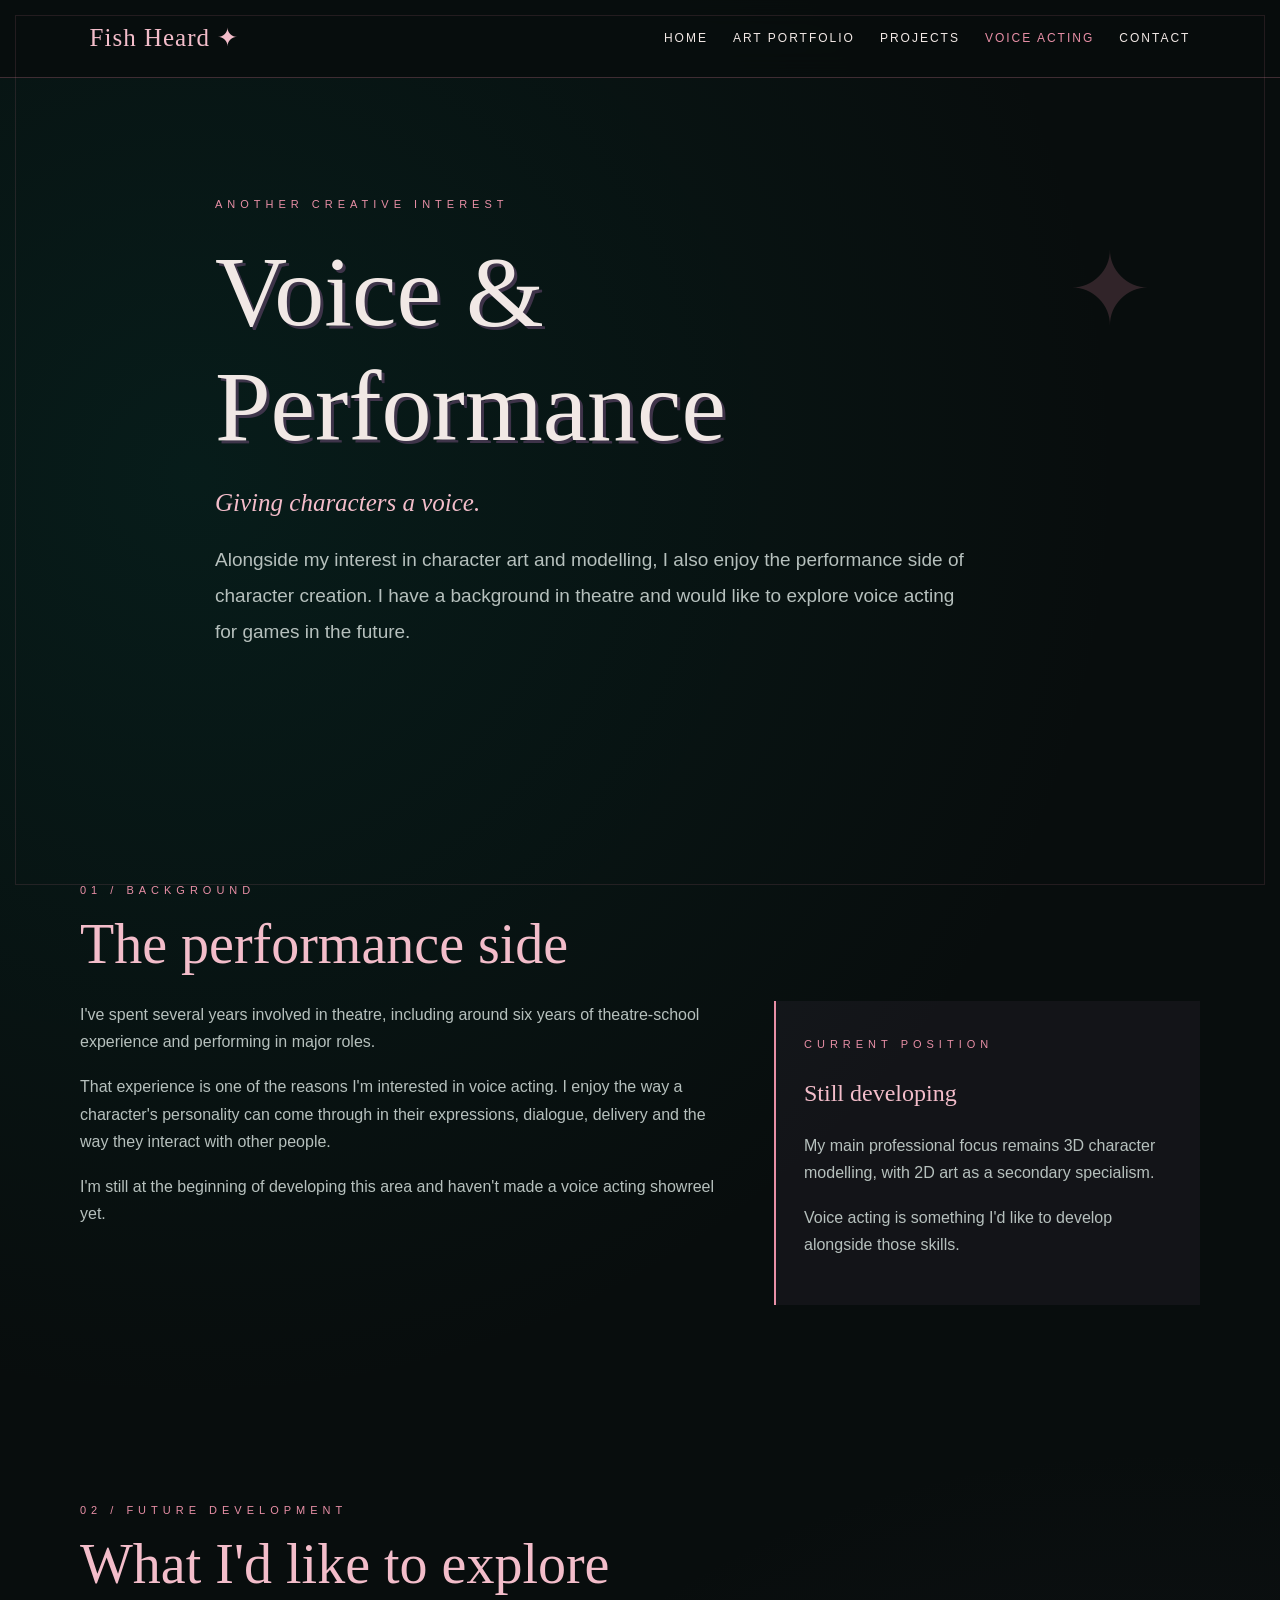
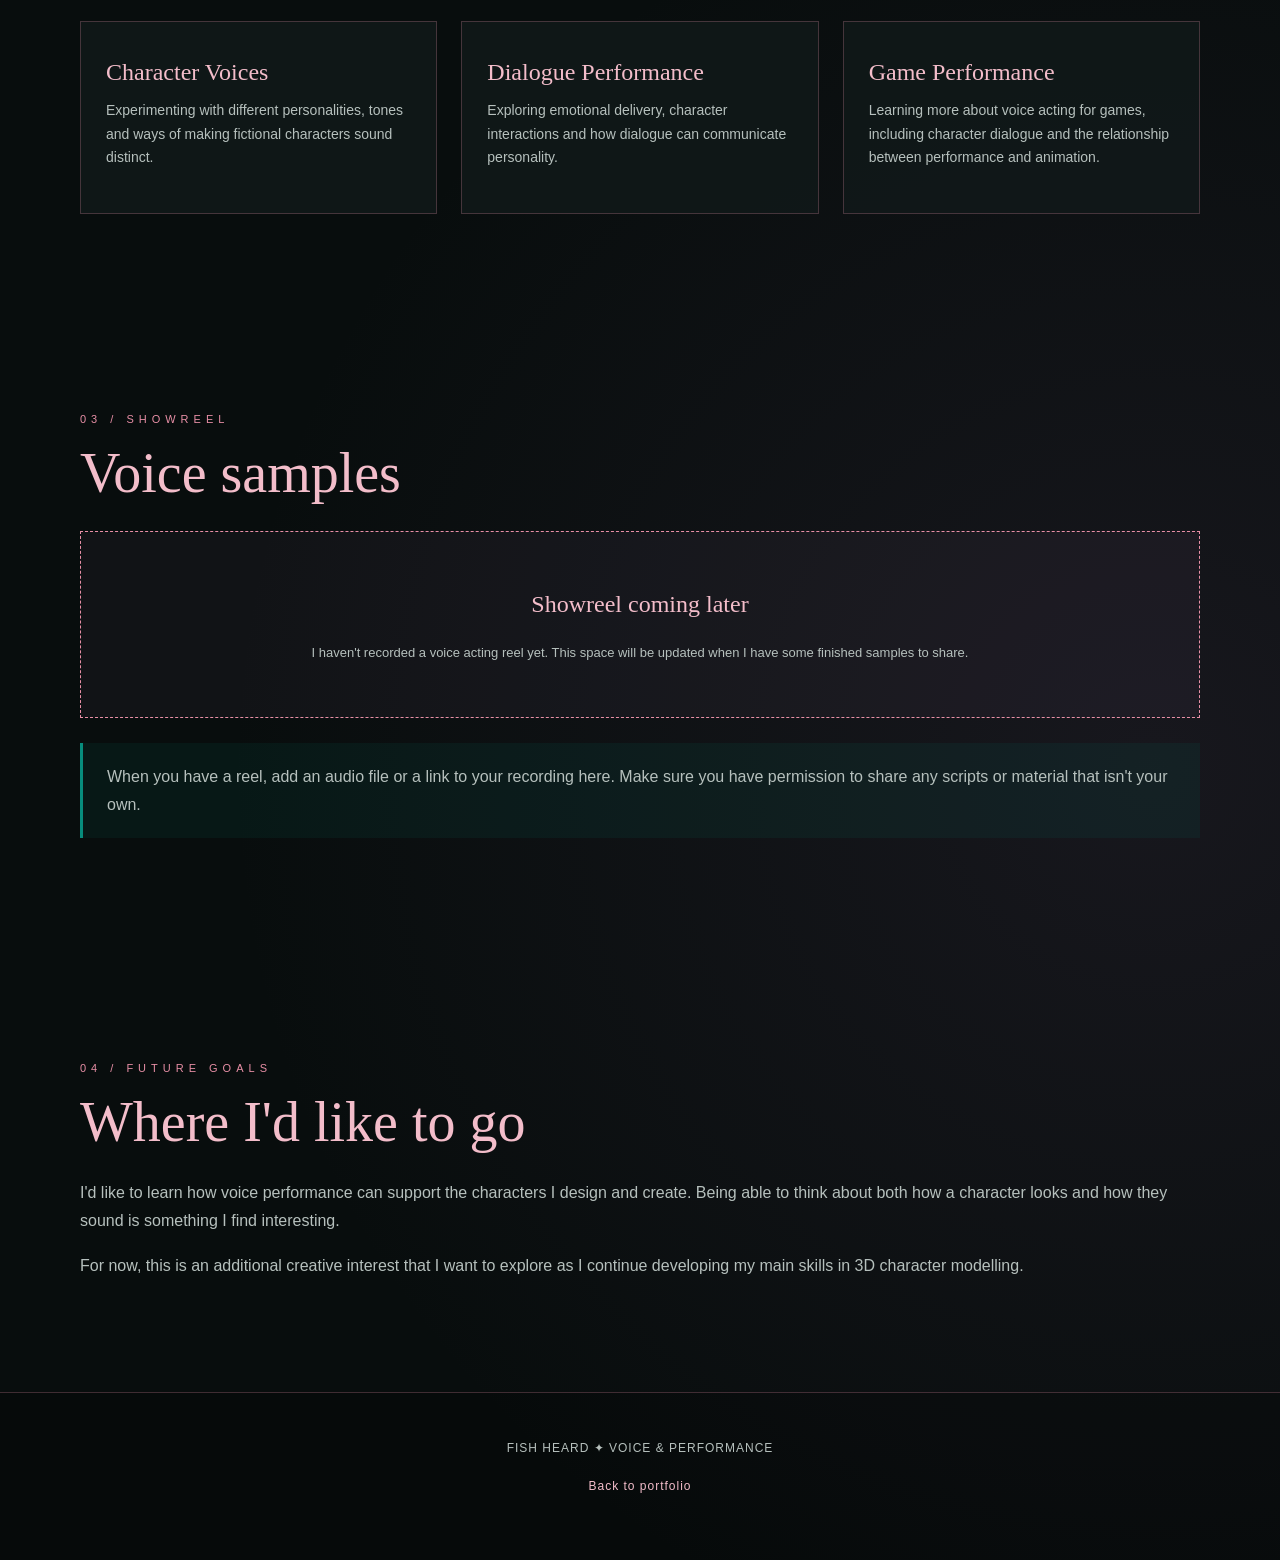
<file: voice-acting.html>
<!DOCTYPE html>
<html lang="en">
<head>
    <meta charset="UTF-8">
    <meta name="viewport" content="width=device-width, initial-scale=1.0">
    <title>Voice Acting | Fish Heard</title>
    <meta name="description" content="Fish Heard's interest in voice acting, theatre and character performance.">
    <link rel="stylesheet" href="css/style.css">
    <script src="js/main.js" defer></script>

<style id="global-image-zoom-css">
/* Image zoom: normal image appearance and layout remain unchanged. */
img { cursor: zoom-in; }
#globalImageZoom {
    position: fixed;
    inset: 0;
    z-index: 2147483647;
    display: none;
    align-items: center;
    justify-content: center;
    box-sizing: border-box;
    padding: 4vh 4vw;
    background: rgba(0,0,0,.94);
    cursor: zoom-out;
}
#globalImageZoom.is-visible { display: flex; }
#globalImageZoom img {
    display: block;
    max-width: 92vw;
    max-height: 92vh;
    width: auto;
    height: auto;
    object-fit: contain;
    cursor: zoom-out;
}
#globalImageZoom button {
    position: absolute;
    top: 12px;
    right: 20px;
    border: 0;
    padding: 8px 14px;
    color: #fff;
    background: transparent;
    font: 38px/1 Arial, sans-serif;
    cursor: pointer;
}
</style>

</head>

<body>

<nav class="site-nav">
    <a href="index.html" class="logo">Fish Heard ✦</a>
    <button class="menu-toggle" aria-label="Open navigation" aria-expanded="false">☰</button>

    <div class="nav-links">
        <a href="index.html">Home</a>
        <a href="art.html">Art Portfolio</a>
        <a href="index.html#projects">Projects</a>
        <a href="voice-acting.html" class="active">Voice Acting</a>
        <a href="index.html#contact">Contact</a>
    </div>
</nav>

<header class="hero">
    <div class="container hero-content">
        <span class="eyebrow">Another creative interest</span>
        <h1>Voice & Performance</h1>
        <p class="hero-subtitle">
            Giving characters a voice.
        </p>
        <p class="lead">
            Alongside my interest in character art and modelling,
            I also enjoy the performance side of character creation.
            I have a background in theatre and would like to explore
            voice acting for games in the future.
        </p>
    </div>
</header>

<main class="container">

    <section class="section">
        <span class="eyebrow">01 / Background</span>
        <h2>The performance side</h2>

        <div class="about-grid">

            <div>
                <p>
                    I've spent several years involved in theatre,
                    including around six years of theatre-school
                    experience and performing in major roles.
                </p>

                <p>
                    That experience is one of the reasons I'm
                    interested in voice acting. I enjoy the way
                    a character's personality can come through
                    in their expressions, dialogue, delivery
                    and the way they interact with other people.
                </p>

                <p>
                    I'm still at the beginning of developing
                    this area and haven't made a voice acting
                    showreel yet.
                </p>
            </div>

            <aside class="about-note">
                <span class="eyebrow">Current position</span>
                <h3>Still developing</h3>
                <p>
                    My main professional focus remains 3D
                    character modelling, with 2D art as
                    a secondary specialism.
                </p>
                <p>
                    Voice acting is something I'd like
                    to develop alongside those skills.
                </p>
            </aside>

        </div>
    </section>

    <section class="section">
        <span class="eyebrow">02 / Future development</span>
        <h2>What I'd like to explore</h2>

        <div class="card-grid">

            <article class="card">
                <h3>Character Voices</h3>
                <p>
                    Experimenting with different personalities,
                    tones and ways of making fictional
                    characters sound distinct.
                </p>
            </article>

            <article class="card">
                <h3>Dialogue Performance</h3>
                <p>
                    Exploring emotional delivery, character
                    interactions and how dialogue can
                    communicate personality.
                </p>
            </article>

            <article class="card">
                <h3>Game Performance</h3>
                <p>
                    Learning more about voice acting for games,
                    including character dialogue and the
                    relationship between performance
                    and animation.
                </p>
            </article>

        </div>
    </section>

    <section class="section">
        <span class="eyebrow">03 / Showreel</span>
        <h2>Voice samples</h2>

        <div class="audio-placeholder">
            <h3>Showreel coming later</h3>
            <p>
                I haven't recorded a voice acting reel yet.
                This space will be updated when I have
                some finished samples to share.
            </p>
        </div>

        <div class="note">
            When you have a reel, add an audio file or a link
            to your recording here. Make sure you have
            permission to share any scripts or material
            that isn't your own.
        </div>
    </section>

    <section class="section">
        <span class="eyebrow">04 / Future goals</span>
        <h2>Where I'd like to go</h2>

        <p>
            I'd like to learn how voice performance can
            support the characters I design and create.
            Being able to think about both how a character
            looks and how they sound is something
            I find interesting.
        </p>

        <p>
            For now, this is an additional creative interest
            that I want to explore as I continue developing
            my main skills in 3D character modelling.
        </p>
    </section>

</main>

<footer>
    <p>FISH HEARD ✦ VOICE & PERFORMANCE</p>
    <p><a href="index.html">Back to portfolio</a></p>
</footer>


<script id="global-image-zoom-js">
(function () {
    function setupGlobalImageZoom() {
        if (document.getElementById("globalImageZoom")) return;

        var overlay = document.createElement("div");
        overlay.id = "globalImageZoom";
        overlay.setAttribute("role", "dialog");
        overlay.setAttribute("aria-modal", "true");
        overlay.setAttribute("aria-label", "Enlarged image");

        var zoomImage = document.createElement("img");
        var closeButton = document.createElement("button");
        closeButton.type = "button";
        closeButton.setAttribute("aria-label", "Close enlarged image");
        closeButton.innerHTML = "&times;";
        overlay.appendChild(zoomImage);
        overlay.appendChild(closeButton);
        document.body.appendChild(overlay);

        function closeZoom() {
            overlay.classList.remove("is-visible");
            zoomImage.removeAttribute("src");
            document.body.style.overflow = "";
        }

        function openZoom(image) {
            var src = image.currentSrc || image.getAttribute("src");
            if (!src) return;
            zoomImage.src = src;
            zoomImage.alt = image.alt || "Enlarged image";
            overlay.classList.add("is-visible");
            document.body.style.overflow = "hidden";
        }

        // Window capture runs before page/gallery click handlers. Delegation means
        // images inserted later by galleries, slideshows, or scripts also work.
        window.addEventListener("click", function (event) {
            var target = event.target;
            if (!target || !target.closest) return;

            if (target.closest("#globalImageZoom")) {
                if (target === overlay || target === zoomImage || target === closeButton) {
                    closeZoom();
                }
                return;
            }

            var image = target.closest("img");
            if (!image) return;

            // Ignore images that are themselves part of the zoom overlay.
            event.preventDefault();
            event.stopImmediatePropagation();
            openZoom(image);
        }, true);

        closeButton.addEventListener("click", function (event) {
            event.preventDefault();
            closeZoom();
        });
        overlay.addEventListener("click", function (event) {
            if (event.target === overlay) closeZoom();
        });
        document.addEventListener("keydown", function (event) {
            if (event.key === "Escape" && overlay.classList.contains("is-visible")) {
                closeZoom();
            }
        });
    }

    if (document.readyState === "loading") {
        document.addEventListener("DOMContentLoaded", setupGlobalImageZoom);
    } else {
        setupGlobalImageZoom();
    }
})();
</script>

</body>
</html>
</file>
<file: css/style.css>
/* =========================================
   FISH HEARD - PORTFOLIO
   Main stylesheet
   ========================================= */

:root {
    --background: #080d0d;
    --background-light: #111a19;
    --teal-dark: #025043;
    --teal: #036c5f;
    --teal-light: #078c7c;
    --pink-dark: #9c3f57;
    --pink: #e88fa6;
    --pink-light: #f3bdca;
    --cream: #f1e8e5;
    --muted: #b6c0bd;
    --paper: #e8dfd0;
    --ink: #27232a;
    --purple: #55405f;
    --line: rgba(232,143,166,.25);
    --serif: Georgia, "Times New Roman", serif;
    --sans: Arial, Helvetica, sans-serif;
}

* {
    box-sizing: border-box;
}

html {
    scroll-behavior: smooth;
    scroll-padding-top: 90px;
}

body {
    margin: 0;
    min-height: 100vh;
    overflow-x: hidden;
    background:
        radial-gradient(circle at 15% 15%, rgba(3,108,95,.16), transparent 32%),
        radial-gradient(circle at 90% 75%, rgba(85,64,95,.2), transparent 35%),
        var(--background);
    color: var(--cream);
    font-family: var(--sans);
    line-height: 1.7;
}

body::before {
    content: "";
    position: fixed;
    inset: 15px;
    border: 1px solid rgba(232,143,166,.12);
    pointer-events: none;
    z-index: 100;
}

a {
    color: var(--pink-light);
    text-decoration: none;
}

a:hover {
    color: white;
}

img {
    display: block;
    max-width: 100%;
}

button {
    font: inherit;
}

::selection {
    background: var(--pink);
    color: var(--background);
}

/* NAVIGATION */

.site-nav {
    position: sticky;
    top: 0;
    z-index: 90;
    display: flex;
    align-items: center;
    justify-content: space-between;
    gap: 25px;
    padding: 17px 7%;
    background: rgba(8,13,13,.94);
    border-bottom: 1px solid var(--line);
    backdrop-filter: blur(14px);
}

.logo {
    color: var(--pink-light);
    font-family: var(--serif);
    font-size: 25px;
    letter-spacing: 1px;
}

.nav-links {
    display: flex;
    flex-wrap: wrap;
    gap: 25px;
    align-items: center;
}

.nav-links a {
    color: var(--cream);
    font-size: 12px;
    letter-spacing: 2px;
    text-transform: uppercase;
}

.nav-links a:hover,
.nav-links a.active {
    color: var(--pink);
}

.menu-toggle {
    display: none;
    background: none;
    border: 1px solid var(--pink);
    color: var(--cream);
    padding: 8px 12px;
    cursor: pointer;
}

/* GENERAL LAYOUT */

.container {
    width: min(1120px, 88%);
    margin: auto;
}

.section {
    padding: 95px 0;
}

.section-small {
    padding: 55px 0;
}

.eyebrow {
    color: var(--pink);
    font-size: 11px;
    letter-spacing: 5px;
    text-transform: uppercase;
}

h1, h2, h3 {
    font-family: var(--serif);
    font-weight: normal;
    line-height: 1.15;
}

h1 {
    font-size: clamp(48px, 9vw, 100px);
    margin: 18px 0;
}

h2 {
    color: var(--pink-light);
    font-size: clamp(34px, 5vw, 56px);
    margin: 10px 0 25px;
}

h3 {
    color: var(--pink-light);
    font-size: 24px;
}

p {
    color: var(--muted);
    margin: 0 0 18px;
}

.lead {
    max-width: 760px;
    font-size: 19px;
    line-height: 1.9;
}

.section-heading {
    margin-bottom: 45px;
    max-width: 760px;
}

.section-heading p {
    max-width: 680px;
}

.divider {
    width: 100%;
    height: 1px;
    margin: 25px 0;
    background: var(--line);
}

.button {
    display: inline-block;
    padding: 12px 23px;
    border: 1px solid var(--pink);
    color: var(--cream);
    font-size: 12px;
    letter-spacing: 2px;
    text-transform: uppercase;
    transition: .25s ease;
}

.button:hover {
    background: var(--pink);
    color: var(--background);
    transform: translateY(-3px);
}

.button-filled {
    background: var(--teal);
    border-color: var(--teal-light);
}

.tag {
    display: inline-block;
    padding: 5px 11px;
    margin: 4px 4px 4px 0;
    border: 1px solid var(--line);
    color: var(--pink-light);
    font-size: 11px;
    letter-spacing: 1px;
}

/* HERO */

.hero {
    min-height: 78vh;
    display: flex;
    align-items: center;
    position: relative;
    overflow: hidden;
    padding: 100px 0;
}

.hero::after {
    content: "✦";
    position: absolute;
    right: 10%;
    top: 18%;
    color: var(--pink);
    font-size: 100px;
    opacity: .18;
}

.hero-content {
    position: relative;
    z-index: 2;
    max-width: 850px;
}

.hero h1 {
    color: var(--cream);
    text-shadow: 3px 3px 0 rgba(85,64,95,.7);
}

.hero-subtitle {
    color: var(--pink-light);
    font-family: var(--serif);
    font-size: clamp(18px, 3vw, 25px);
    font-style: italic;
}

.hero-actions {
    display: flex;
    flex-wrap: wrap;
    gap: 14px;
    margin-top: 30px;
}

/* CARDS */

.card-grid {
    display: grid;
    grid-template-columns: repeat(3, 1fr);
    gap: 24px;
}

.card {
    background: rgba(17,26,25,.8);
    border: 1px solid var(--line);
    padding: 25px;
    transition: transform .25s ease, border-color .25s ease;
}

.card:hover {
    transform: translateY(-5px);
    border-color: var(--pink);
}

.card h3 {
    margin: 12px 0;
}

.card p {
    font-size: 14px;
}

.card-image {
    width: 100%;
    aspect-ratio: 4 / 3;
    object-fit: cover;
    background: var(--background-light);
    border: 1px solid var(--line);
}

.image-placeholder {
    aspect-ratio: 4 / 3;
    display: flex;
    flex-direction: column;
    align-items: center;
    justify-content: center;
    padding: 25px;
    text-align: center;
    background:
        radial-gradient(circle, rgba(3,108,95,.2), transparent 65%),
        var(--background-light);
    border: 1px dashed rgba(232,143,166,.55);
    color: var(--pink-light);
}

.image-placeholder strong {
    font-family: var(--serif);
    font-size: 20px;
}

.image-placeholder small {
    display: block;
    max-width: 280px;
    margin-top: 10px;
    color: var(--muted);
    font-size: 12px;
}

/* ABOUT */

.about-grid {
    display: grid;
    grid-template-columns: 1.2fr .8fr;
    gap: 55px;
    align-items: start;
}

.about-note {
    padding: 28px;
    border-left: 2px solid var(--pink);
    background: rgba(85,64,95,.14);
}

.skill-grid {
    display: grid;
    grid-template-columns: repeat(2, 1fr);
    gap: 20px;
}

.skill-card {
    padding: 22px;
    border: 1px solid var(--line);
    background: rgba(17,26,25,.65);
}

.skill-card h3 {
    margin-top: 0;
    font-size: 21px;
}

.skill-card p {
    font-size: 14px;
}

/* PROJECTS */

.project-card {
    overflow: hidden;
    background: rgba(17,26,25,.85);
    border: 1px solid var(--line);
}

.project-card .project-content {
    padding: 24px;
}

.project-card h3 {
    margin: 0 0 10px;
}

.project-card .project-image {
    aspect-ratio: 16 / 10;
    display: flex;
    align-items: center;
    justify-content: center;
    padding: 20px;
    text-align: center;
    background: linear-gradient(135deg, #173b35, #34263b);
    color: var(--pink-light);
    border-bottom: 1px solid var(--line);
}

.project-image small {
    display: block;
    margin-top: 8px;
    color: var(--muted);
}

/* ART PAGE */

.art-nav {
    display: flex;
    flex-wrap: wrap;
    gap: 12px;
    margin: 35px 0 55px;
}

.art-nav a {
    padding: 11px 19px;
    border: 1px solid var(--pink);
    color: var(--cream);
    font-size: 12px;
    letter-spacing: 2px;
}

.art-nav a:hover {
    background: var(--pink);
    color: var(--background);
}

.art-section {
    padding: 65px 0;
    border-top: 1px solid var(--line);
}

.art-grid {
    display: grid;
    grid-template-columns: repeat(3, 1fr);
    gap: 22px;
}

.art-item {
    min-width: 0;
}

.art-item img {
    width: 100%;
    aspect-ratio: 4 / 5;
    object-fit: cover;
    background: var(--background-light);
    border: 1px solid var(--line);
}

.art-item h3 {
    font-size: 20px;
    margin: 13px 0 5px;
}

.art-item p {
    font-size: 13px;
}

.art-item .image-placeholder {
    aspect-ratio: 4 / 5;
}

/* PROCESS / CASE STUDIES */

.case-hero {
    padding: 85px 0 60px;
}

.case-layout {
    display: grid;
    grid-template-columns: 1fr 1fr;
    gap: 35px;
    align-items: start;
}

.case-panel {
    padding: 28px;
    background: rgba(17,26,25,.8);
    border: 1px solid var(--line);
}

.case-panel h3 {
    margin-top: 0;
}

.process-grid {
    display: grid;
    grid-template-columns: repeat(2, 1fr);
    gap: 20px;
}

.process-step {
    padding: 22px;
    border: 1px solid var(--line);
    background: rgba(17,26,25,.6);
}

.process-step .number {
    color: var(--pink);
    font-family: var(--serif);
    font-size: 30px;
}

.note {
    padding: 20px 24px;
    margin: 25px 0;
    border-left: 3px solid var(--teal-light);
    background: rgba(3,108,95,.12);
    color: var(--muted);
}

/* VOICE PAGE */

.audio-placeholder {
    padding: 35px;
    border: 1px dashed var(--pink);
    text-align: center;
    background: rgba(85,64,95,.12);
}

.audio-placeholder p {
    font-size: 13px;
}

/* FOOTER */

footer {
    padding: 45px 7%;
    border-top: 1px solid var(--line);
    text-align: center;
    background: rgba(0,0,0,.2);
}

footer p {
    font-size: 12px;
    letter-spacing: 1px;
}

/* MOBILE */

@media (max-width: 800px) {
    .site-nav {
        padding: 15px 6%;
    }

    .menu-toggle {
        display: block;
    }

    .nav-links {
        display: none;
        position: absolute;
        top: 100%;
        left: 0;
        right: 0;
        padding: 25px;
        flex-direction: column;
        align-items: flex-start;
        background: var(--background);
        border-bottom: 1px solid var(--line);
    }

    .nav-links.open {
        display: flex;
    }

    .card-grid,
    .art-grid {
        grid-template-columns: repeat(2, 1fr);
    }

    .about-grid,
    .case-layout {
        grid-template-columns: 1fr;
    }

    .hero {
        min-height: 65vh;
    }
}

@media (max-width: 520px) {
    body::before {
        inset: 5px;
    }

    .container {
        width: 90%;
    }

    .section {
        padding: 65px 0;
    }

    .card-grid,
    .art-grid,
    .skill-grid,
    .process-grid {
        grid-template-columns: 1fr;
    }

    .hero {
        padding: 75px 0;
    }

    .hero-actions {
        flex-direction: column;
        align-items: flex-start;
    }

    .art-nav {
        flex-direction: column;
    }

    .art-nav a {
        text-align: center;
    }
}

/* ABOUT ME PHOTO SIZE */
.about-image-main {
    width: 100%;
    max-width: 280px;
    height: 360px;
    margin: 0 auto;
    overflow: hidden;
    display: flex;
    align-items: center;
    justify-content: center;
}

.about-image-main img {
    width: 100%;
    height: 100%;
    object-fit: contain;
    object-position: center;
}
</file>
